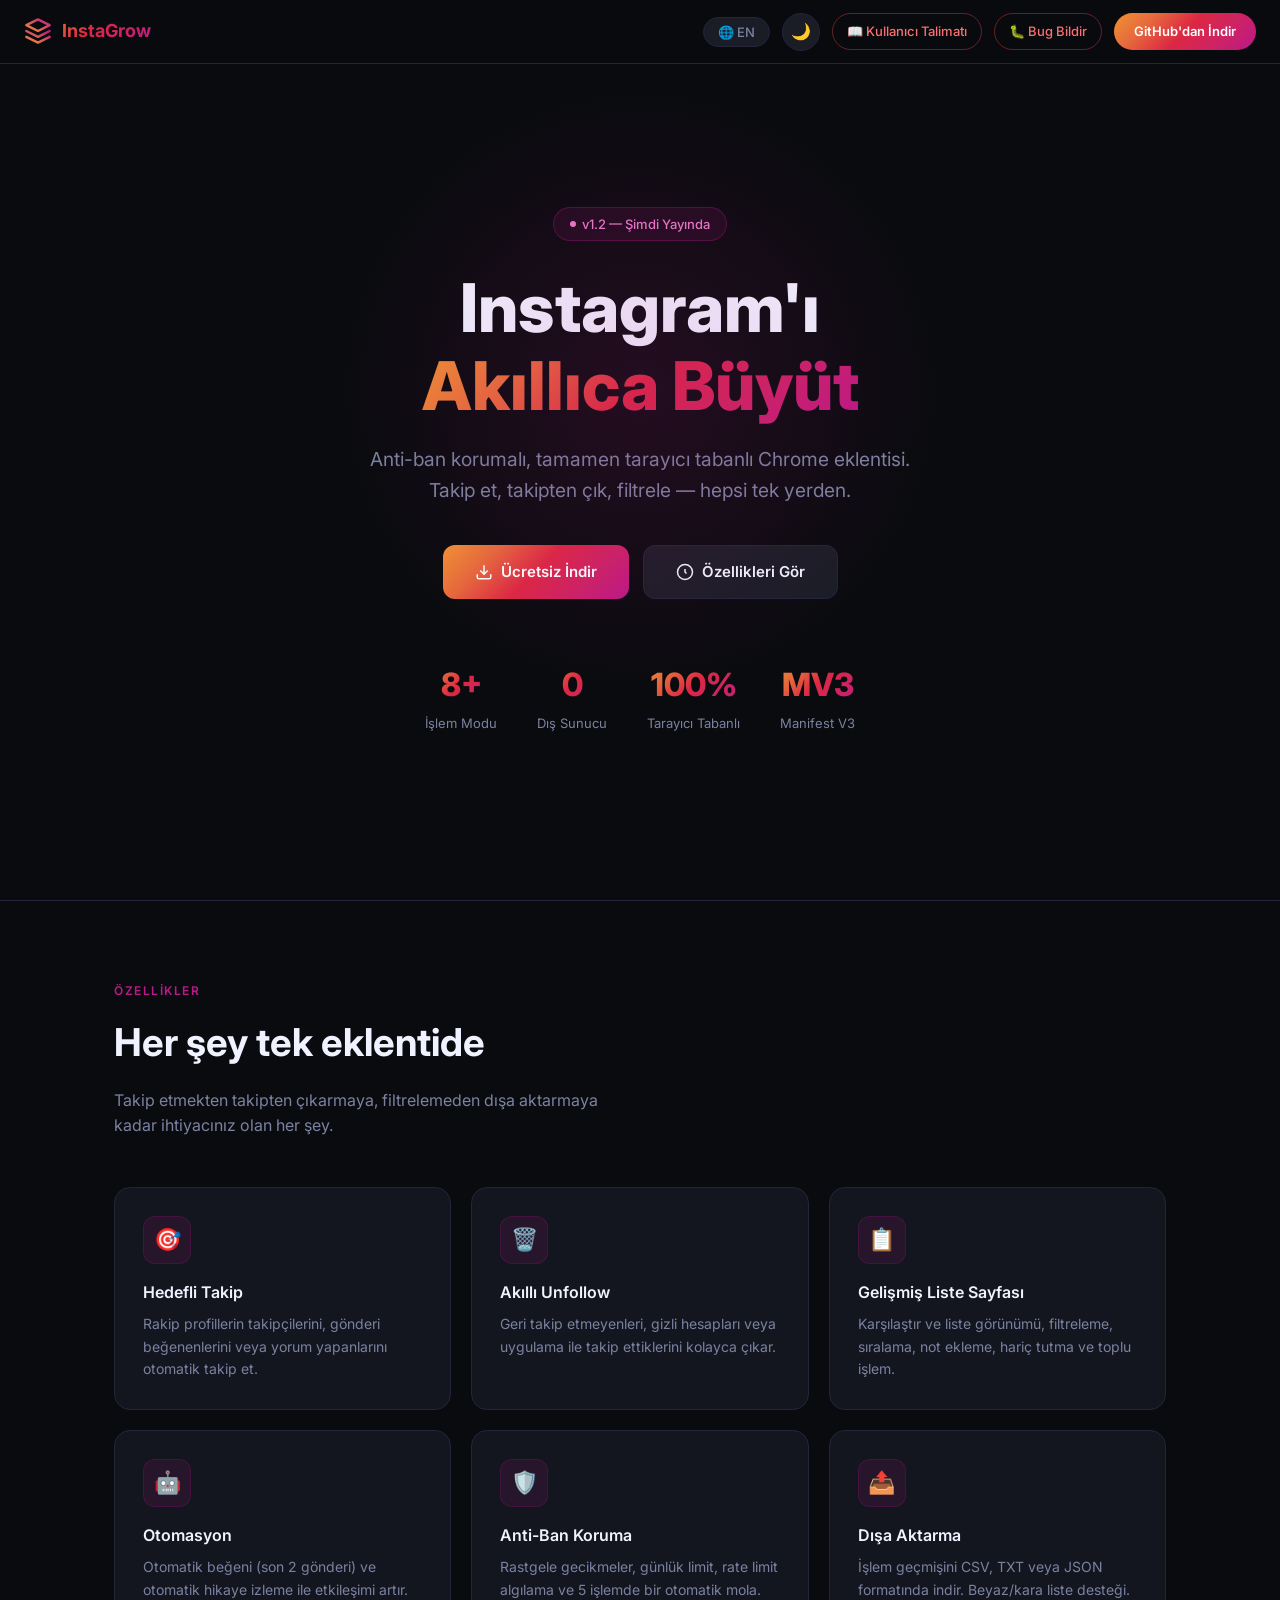
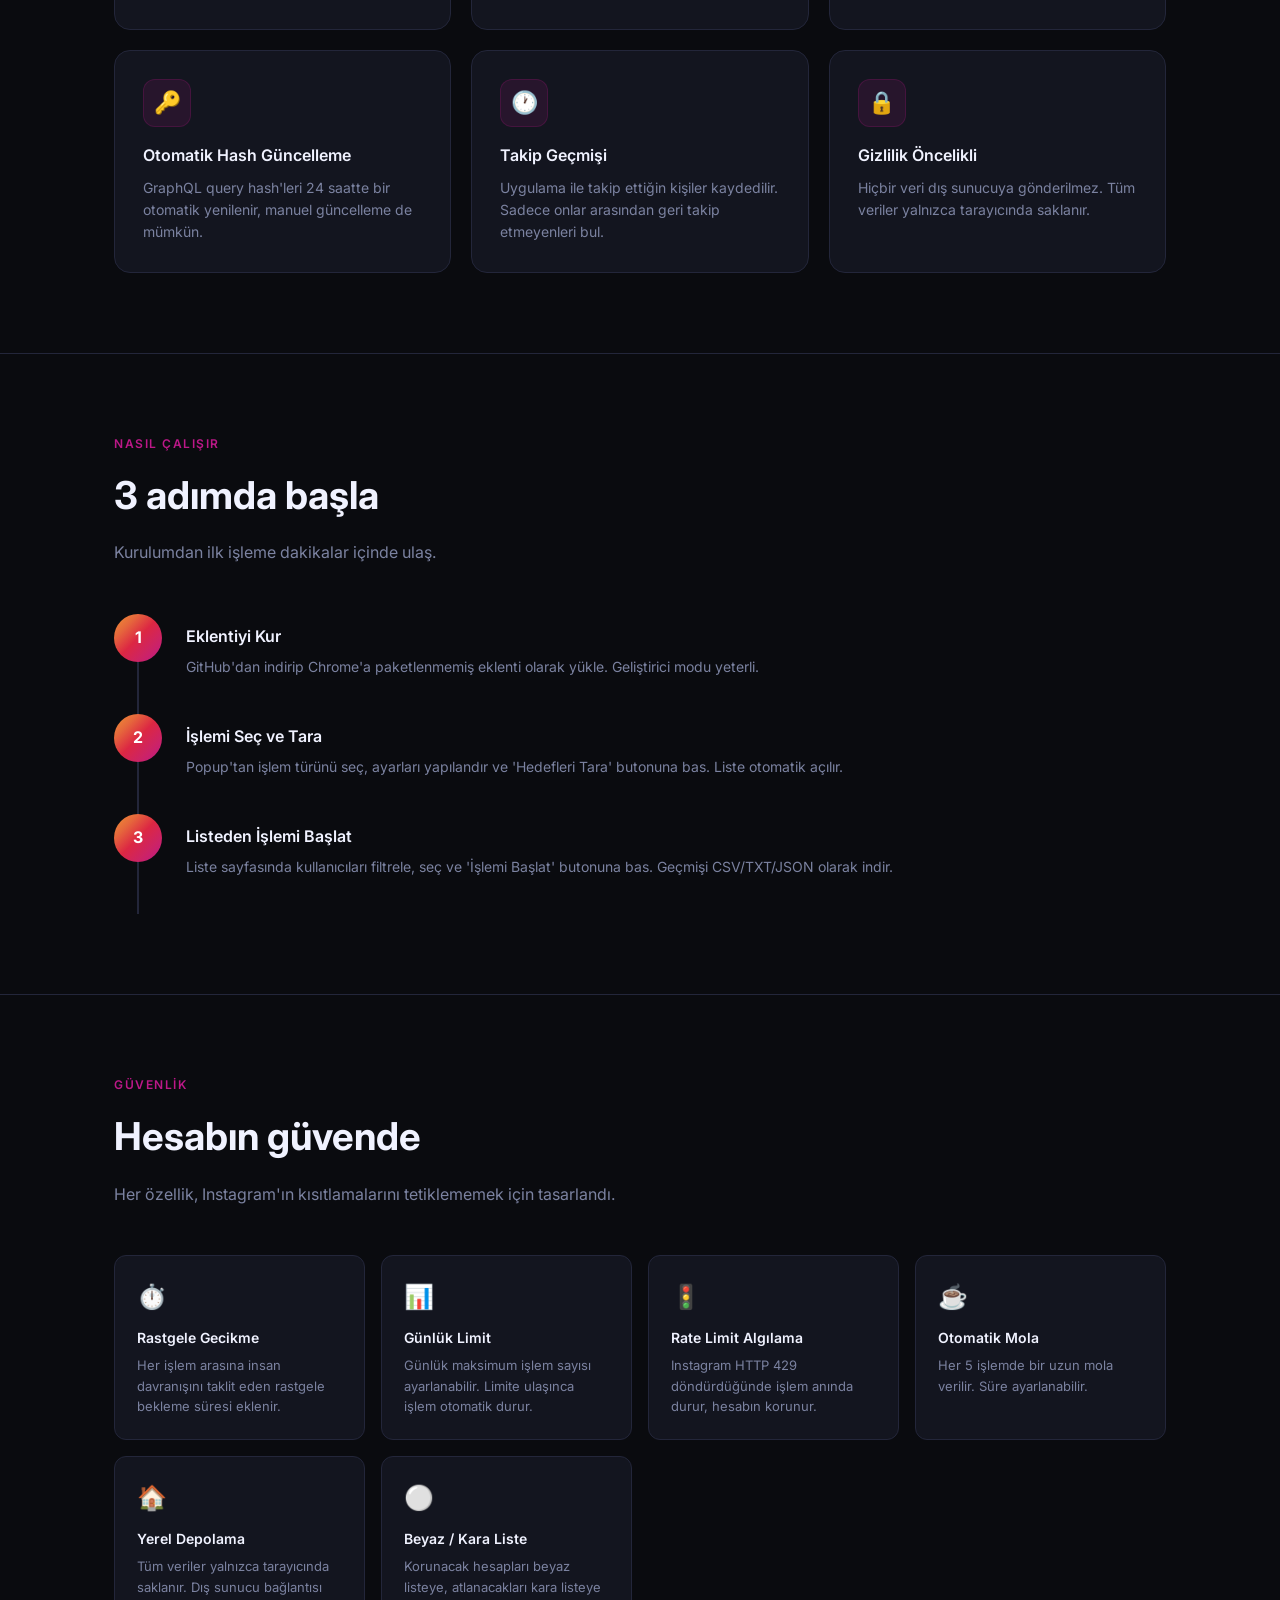
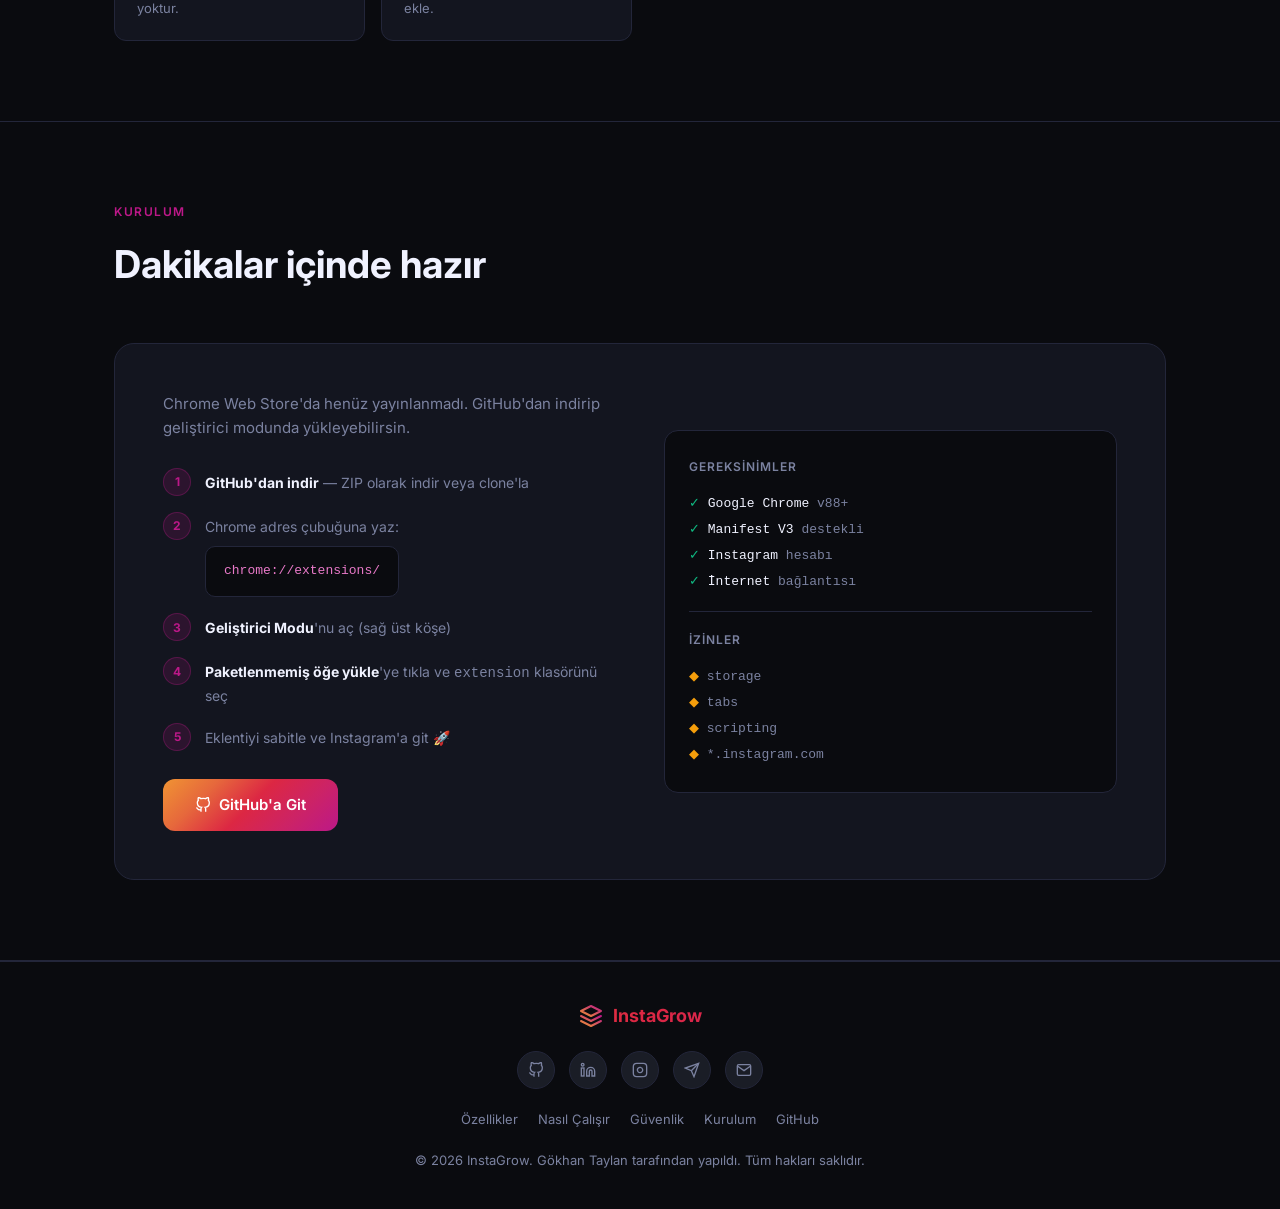
<file: pages/index.html>
<!DOCTYPE html>
<html lang="tr" data-theme="dark">
<head>
  <meta charset="UTF-8">
  <meta name="viewport" content="width=device-width, initial-scale=1.0">
  <title>InstaGrow — All-in-One Instagram Otomasyon Aracı</title>
  <meta name="description" content="Instagram hesabınızı güvenli ve organik olarak büyütün. Anti-ban korumalı Chrome eklentisi.">
  <link rel="preconnect" href="https://fonts.googleapis.com">
  <link href="https://fonts.googleapis.com/css2?family=Inter:wght@300;400;500;600;700;800&display=swap" rel="stylesheet">
  <style>
    :root {
      --bg: #0a0b0f;
      --bg2: #111318;
      --bg3: #1a1d26;
      --border: #23263a;
      --text: #f0f2ff;
      --muted: #7b82a0;
      --accent: #bc1888;
      --accent2: #f09433;
      --grad: linear-gradient(135deg, #f09433 0%, #e6683c 25%, #dc2743 50%, #cc2366 75%, #bc1888 100%);
      --card-bg: #13151f;
      --shadow: 0 8px 40px rgba(0,0,0,0.5);
    }
    [data-theme="light"] {
      --bg: #f5f6fa;
      --bg2: #ffffff;
      --bg3: #eef0f8;
      --border: #dde0f0;
      --text: #0d0f1a;
      --muted: #6b7280;
      --card-bg: #ffffff;
      --shadow: 0 8px 40px rgba(0,0,0,0.08);
    }
    * { box-sizing: border-box; margin: 0; padding: 0; }
    html { scroll-behavior: smooth; }
    body {
      font-family: 'Inter', sans-serif;
      background: var(--bg);
      color: var(--text);
      line-height: 1.6;
      transition: background 0.3s, color 0.3s;
    }
    a { text-decoration: none; color: inherit; }

    /* NAV */
    nav {
      position: fixed; top: 0; left: 0; right: 0; z-index: 100;
      background: rgba(10,11,15,0.85);
      backdrop-filter: blur(16px);
      border-bottom: 1px solid var(--border);
      padding: 0 24px;
      height: 64px;
      display: flex; align-items: center; justify-content: space-between;
      transition: background 0.3s;
    }
    [data-theme="light"] nav { background: rgba(245,246,250,0.9); }
    .nav-logo {
      display: flex; align-items: center; gap: 10px;
      font-size: 18px; font-weight: 700;
      background: var(--grad); -webkit-background-clip: text; -webkit-text-fill-color: transparent;
    }
    .nav-logo svg { flex-shrink: 0; }
    .nav-right { display: flex; align-items: center; gap: 12px; }
    .lang-btn {
      background: var(--bg3); border: 1px solid var(--border);
      color: var(--muted); padding: 6px 14px; border-radius: 20px;
      font-size: 13px; font-weight: 500; cursor: pointer;
      font-family: inherit; transition: all 0.2s;
    }
    .lang-btn:hover { color: var(--text); border-color: var(--accent); }
    .theme-btn {
      background: var(--bg3); border: 1px solid var(--border);
      color: var(--muted); width: 38px; height: 38px; border-radius: 50%;
      display: flex; align-items: center; justify-content: center;
      cursor: pointer; font-size: 16px; transition: all 0.2s;
    }
    .theme-btn:hover { color: var(--text); border-color: var(--accent); }
    .nav-cta {
      background: var(--grad); color: white;
      padding: 8px 20px; border-radius: 20px;
      font-size: 13px; font-weight: 600;
      transition: opacity 0.2s; white-space: nowrap;
    }
    .nav-cta:hover { opacity: 0.85; }
    .btn-bug {
      background: transparent; border: 1px solid rgba(239,68,68,0.4);
      color: #f87171; padding: 7px 14px; border-radius: 20px;
      font-size: 13px; font-weight: 500; white-space: nowrap;
      transition: all 0.2s;
    }
    .btn-bug:hover { background: rgba(239,68,68,0.1); border-color: #f87171; }

    /* HERO */
    .hero {
      min-height: 100vh;
      display: flex; flex-direction: column; align-items: center; justify-content: center;
      text-align: center; padding: 100px 24px 60px;
      position: relative; overflow: hidden;
    }
    .hero-glow {
      position: absolute; top: 10%; left: 50%; transform: translateX(-50%);
      width: 600px; height: 600px; border-radius: 50%;
      background: radial-gradient(circle, rgba(188,24,136,0.15) 0%, transparent 70%);
      pointer-events: none;
    }
    .badge {
      display: inline-flex; align-items: center; gap: 6px;
      background: rgba(188,24,136,0.12); border: 1px solid rgba(188,24,136,0.3);
      color: #e879c8; padding: 6px 16px; border-radius: 20px;
      font-size: 13px; font-weight: 500; margin-bottom: 28px;
    }
    .badge-dot { width: 6px; height: 6px; border-radius: 50%; background: #e879c8; animation: pulse 2s infinite; }
    @keyframes pulse { 0%,100%{opacity:1} 50%{opacity:0.4} }
    h1 {
      font-size: clamp(2.4rem, 6vw, 4.2rem);
      font-weight: 800; line-height: 1.15;
      margin-bottom: 20px; max-width: 800px;
    }
    h1 .grad { background: var(--grad); -webkit-background-clip: text; -webkit-text-fill-color: transparent; }
    .hero-sub {
      font-size: clamp(1rem, 2vw, 1.2rem);
      color: var(--muted); max-width: 560px; margin-bottom: 40px;
    }
    .hero-btns { display: flex; gap: 14px; flex-wrap: wrap; justify-content: center; }
    .btn-primary {
      background: var(--grad); color: white;
      padding: 14px 32px; border-radius: 12px;
      font-size: 15px; font-weight: 600;
      display: inline-flex; align-items: center; gap: 8px;
      transition: transform 0.2s, opacity 0.2s;
    }
    .btn-primary:hover { transform: translateY(-2px); opacity: 0.9; }
    .btn-secondary {
      background: var(--bg3); border: 1px solid var(--border); color: var(--text);
      padding: 14px 32px; border-radius: 12px;
      font-size: 15px; font-weight: 600;
      display: inline-flex; align-items: center; gap: 8px;
      transition: all 0.2s;
    }
    .btn-secondary:hover { border-color: var(--accent); transform: translateY(-2px); }
    .hero-stats {
      display: flex; gap: 40px; margin-top: 60px; flex-wrap: wrap; justify-content: center;
    }
    .stat { text-align: center; }
    .stat-num { font-size: 2rem; font-weight: 800; background: var(--grad); -webkit-background-clip: text; -webkit-text-fill-color: transparent; }
    .stat-label { font-size: 13px; color: var(--muted); margin-top: 2px; }

    /* SECTIONS */
    section { padding: 80px 24px; max-width: 1100px; margin: 0 auto; }
    .section-tag {
      font-size: 12px; font-weight: 600; text-transform: uppercase; letter-spacing: 1.5px;
      color: var(--accent); margin-bottom: 12px;
    }
    .section-title { font-size: clamp(1.6rem, 3vw, 2.4rem); font-weight: 700; margin-bottom: 14px; }
    .section-sub { color: var(--muted); font-size: 1rem; max-width: 520px; }

    /* FEATURES GRID */
    .features-grid {
      display: grid; grid-template-columns: repeat(auto-fit, minmax(300px, 1fr));
      gap: 20px; margin-top: 48px;
    }
    .feature-card {
      background: var(--card-bg); border: 1px solid var(--border);
      border-radius: 16px; padding: 28px;
      transition: border-color 0.2s, transform 0.2s, box-shadow 0.2s;
    }
    .feature-card:hover {
      border-color: var(--accent); transform: translateY(-4px);
      box-shadow: 0 12px 40px rgba(188,24,136,0.12);
    }
    .feature-icon {
      width: 48px; height: 48px; border-radius: 12px;
      background: rgba(188,24,136,0.12); border: 1px solid rgba(188,24,136,0.2);
      display: flex; align-items: center; justify-content: center;
      font-size: 22px; margin-bottom: 16px;
    }
    .feature-title { font-size: 16px; font-weight: 600; margin-bottom: 8px; }
    .feature-desc { font-size: 14px; color: var(--muted); line-height: 1.6; }

    /* HOW IT WORKS */
    .steps { display: flex; flex-direction: column; gap: 0; margin-top: 48px; position: relative; }
    .steps::before {
      content: ''; position: absolute; left: 23px; top: 0; bottom: 0;
      width: 2px; background: var(--border);
    }
    .step { display: flex; gap: 24px; padding-bottom: 36px; position: relative; }
    .step-num {
      width: 48px; height: 48px; border-radius: 50%; flex-shrink: 0;
      background: var(--grad); display: flex; align-items: center; justify-content: center;
      font-weight: 700; font-size: 16px; color: white; position: relative; z-index: 1;
    }
    .step-content { padding-top: 10px; }
    .step-title { font-size: 16px; font-weight: 600; margin-bottom: 6px; }
    .step-desc { font-size: 14px; color: var(--muted); }

    /* SAFETY */
    .safety-grid {
      display: grid; grid-template-columns: repeat(auto-fit, minmax(220px, 1fr));
      gap: 16px; margin-top: 48px;
    }
    .safety-card {
      background: var(--card-bg); border: 1px solid var(--border);
      border-radius: 12px; padding: 22px;
    }
    .safety-card .icon { font-size: 24px; margin-bottom: 10px; }
    .safety-card .title { font-size: 14px; font-weight: 600; margin-bottom: 6px; }
    .safety-card .desc { font-size: 13px; color: var(--muted); }

    /* INSTALL */
    .install-wrap {
      background: var(--card-bg); border: 1px solid var(--border);
      border-radius: 20px; padding: 48px; margin-top: 48px;
      display: grid; grid-template-columns: 1fr 1fr; gap: 48px; align-items: center;
    }
    @media(max-width:700px){ .install-wrap { grid-template-columns: 1fr; padding: 28px; } }
    .install-steps { display: flex; flex-direction: column; gap: 16px; }
    .install-step {
      display: flex; align-items: flex-start; gap: 14px;
    }
    .install-step-num {
      width: 28px; height: 28px; border-radius: 50%; flex-shrink: 0;
      background: rgba(188,24,136,0.15); border: 1px solid rgba(188,24,136,0.3);
      display: flex; align-items: center; justify-content: center;
      font-size: 12px; font-weight: 700; color: var(--accent);
    }
    .install-step-text { font-size: 14px; color: var(--muted); padding-top: 4px; }
    .install-step-text strong { color: var(--text); }
    .code-block {
      background: var(--bg); border: 1px solid var(--border);
      border-radius: 10px; padding: 14px 18px;
      font-family: monospace; font-size: 13px; color: #e879c8;
      margin-top: 8px;
    }

    /* FOOTER */
    footer {
      border-top: 1px solid var(--border);
      padding: 40px 24px; text-align: center;
      color: var(--muted); font-size: 13px;
    }
    .footer-links { display: flex; gap: 20px; justify-content: center; flex-wrap: wrap; margin-bottom: 20px; }
    .footer-links a { color: var(--muted); transition: color 0.2s; }
    .footer-links a:hover { color: var(--accent); }
    .footer-social { display: flex; gap: 14px; justify-content: center; margin-bottom: 20px; }
    .social-icon {
      width: 38px; height: 38px; border-radius: 50%;
      background: var(--bg3); border: 1px solid var(--border);
      display: flex; align-items: center; justify-content: center;
      color: var(--muted); transition: all 0.2s;
    }
    .social-icon:hover { border-color: var(--accent); color: var(--accent); }

    /* DIVIDER */
    .full-divider { border: none; border-top: 1px solid var(--border); margin: 0; }

    @media(max-width:600px){
      .hero-stats { gap: 24px; }
      .nav-cta { display: none; }
      .btn-bug { display: none; }
    }
  </style>
</head>
<body>

<!-- NAV -->
<nav>
  <div class="nav-logo">
    <svg width="28" height="28" viewBox="0 0 24 24" fill="none" stroke="url(#ng)" stroke-width="2" stroke-linecap="round" stroke-linejoin="round">
      <defs>
        <linearGradient id="ng" x1="0%" y1="100%" x2="100%" y2="0%">
          <stop offset="0%" stop-color="#f09433"/>
          <stop offset="100%" stop-color="#bc1888"/>
        </linearGradient>
      </defs>
      <path d="M12 2L2 7l10 5 10-5-10-5z"/>
      <path d="M2 17l10 5 10-5M2 12l10 5 10-5"/>
    </svg>
    InstaGrow
  </div>
  <div class="nav-right">
    <button class="lang-btn" id="langBtn" onclick="toggleLang()">🌐 EN</button>
    <button class="theme-btn" id="themeBtn" onclick="toggleTheme()" title="Tema değiştir">🌙</button>
    <a class="btn-bug" href="guide.html" data-tr="📖 Kullanıcı Talimatı" data-en="📖 User Guide">📖 Kullanıcı Talimatı</a>
    <a class="btn-bug" href="https://github.com/gkhantyln/instagrow/issues/new?template=bug_report.md" target="_blank" data-tr="🐛 Bug Bildir" data-en="🐛 Report Bug">🐛 Bug Bildir</a>
    <a class="nav-cta" href="https://github.com/gkhantyln/instagrow" target="_blank" data-tr="GitHub'dan İndir" data-en="Download on GitHub">GitHub'dan İndir</a>
  </div>
</nav>

<!-- HERO -->
<div class="hero">
  <div class="hero-glow"></div>
  <div class="badge"><span class="badge-dot"></span> <span id="versionBadge" data-tr="Yükleniyor..." data-en="Loading...">Yükleniyor...</span></div>
  <h1>
    <span data-tr="Instagram'ı" data-en="Grow Your">Instagram'ı</span>
    <br><span class="grad" data-tr="Akıllıca Büyüt" data-en="Instagram Smartly">Akıllıca Büyüt</span>
  </h1>
  <p class="hero-sub" data-tr="Anti-ban korumalı, tamamen tarayıcı tabanlı Chrome eklentisi. Takip et, takipten çık, filtrele — hepsi tek yerden." data-en="Anti-ban protected, fully browser-based Chrome extension. Follow, unfollow, filter — all from one place.">
    Anti-ban korumalı, tamamen tarayıcı tabanlı Chrome eklentisi. Takip et, takipten çık, filtrele — hepsi tek yerden.
  </p>
  <div class="hero-btns">
    <a class="btn-primary" href="https://github.com/gkhantyln/instagrow" target="_blank">
      <svg width="18" height="18" viewBox="0 0 24 24" fill="none" stroke="currentColor" stroke-width="2"><path d="M21 15v4a2 2 0 0 1-2 2H5a2 2 0 0 1-2-2v-4"/><polyline points="7 10 12 15 17 10"/><line x1="12" y1="15" x2="12" y2="3"/></svg>
      <span data-tr="Ücretsiz İndir" data-en="Download Free">Ücretsiz İndir</span>
    </a>
    <a class="btn-secondary" href="#features">
      <svg width="18" height="18" viewBox="0 0 24 24" fill="none" stroke="currentColor" stroke-width="2"><circle cx="12" cy="12" r="10"/><polyline points="12 8 12 12 14 14"/></svg>
      <span data-tr="Özellikleri Gör" data-en="See Features">Özellikleri Gör</span>
    </a>
  </div>
  <div class="hero-stats">
    <div class="stat"><div class="stat-num">8+</div><div class="stat-label" data-tr="İşlem Modu" data-en="Action Modes">İşlem Modu</div></div>
    <div class="stat"><div class="stat-num">0</div><div class="stat-label" data-tr="Dış Sunucu" data-en="External Server">Dış Sunucu</div></div>
    <div class="stat"><div class="stat-num">100%</div><div class="stat-label" data-tr="Tarayıcı Tabanlı" data-en="Browser Based">Tarayıcı Tabanlı</div></div>
    <div class="stat"><div class="stat-num">MV3</div><div class="stat-label" data-tr="Manifest V3" data-en="Manifest V3">Manifest V3</div></div>
  </div>
</div>

<hr class="full-divider">

<!-- FEATURES -->
<section id="features">
  <div class="section-tag" data-tr="ÖZELLİKLER" data-en="FEATURES">ÖZELLİKLER</div>
  <div class="section-title" data-tr="Her şey tek eklentide" data-en="Everything in one extension">Her şey tek eklentide</div>
  <p class="section-sub" data-tr="Takip etmekten takipten çıkarmaya, filtrelemeden dışa aktarmaya kadar ihtiyacınız olan her şey." data-en="From following to unfollowing, filtering to exporting — everything you need.">
    Takip etmekten takipten çıkarmaya, filtrelemeden dışa aktarmaya kadar ihtiyacınız olan her şey.
  </p>
  <div class="features-grid">
    <div class="feature-card">
      <div class="feature-icon">🎯</div>
      <div class="feature-title" data-tr="Hedefli Takip" data-en="Targeted Follow">Hedefli Takip</div>
      <div class="feature-desc" data-tr="Rakip profillerin takipçilerini, gönderi beğenenlerini veya yorum yapanlarını otomatik takip et." data-en="Auto-follow followers of competitor profiles, post likers, or commenters.">Rakip profillerin takipçilerini, gönderi beğenenlerini veya yorum yapanlarını otomatik takip et.</div>
    </div>
    <div class="feature-card">
      <div class="feature-icon">🗑️</div>
      <div class="feature-title" data-tr="Akıllı Unfollow" data-en="Smart Unfollow">Akıllı Unfollow</div>
      <div class="feature-desc" data-tr="Geri takip etmeyenleri, gizli hesapları veya uygulama ile takip ettiklerini kolayca çıkar." data-en="Easily remove non-followers, private accounts, or those you followed via the app.">Geri takip etmeyenleri, gizli hesapları veya uygulama ile takip ettiklerini kolayca çıkar.</div>
    </div>
    <div class="feature-card">
      <div class="feature-icon">📋</div>
      <div class="feature-title" data-tr="Gelişmiş Liste Sayfası" data-en="Advanced List Page">Gelişmiş Liste Sayfası</div>
      <div class="feature-desc" data-tr="Karşılaştır ve liste görünümü, filtreleme, sıralama, not ekleme, hariç tutma ve toplu işlem." data-en="Compare & list views, filtering, sorting, notes, exclusions, and bulk actions.">Karşılaştır ve liste görünümü, filtreleme, sıralama, not ekleme, hariç tutma ve toplu işlem.</div>
    </div>
    <div class="feature-card">
      <div class="feature-icon">🤖</div>
      <div class="feature-title" data-tr="Otomasyon" data-en="Automation">Otomasyon</div>
      <div class="feature-desc" data-tr="Otomatik beğeni (son 2 gönderi) ve otomatik hikaye izleme ile etkileşimi artır." data-en="Boost engagement with auto-like (last 2 posts) and auto-story view.">Otomatik beğeni (son 2 gönderi) ve otomatik hikaye izleme ile etkileşimi artır.</div>
    </div>
    <div class="feature-card">
      <div class="feature-icon">🛡️</div>
      <div class="feature-title" data-tr="Anti-Ban Koruma" data-en="Anti-Ban Protection">Anti-Ban Koruma</div>
      <div class="feature-desc" data-tr="Rastgele gecikmeler, günlük limit, rate limit algılama ve 5 işlemde bir otomatik mola." data-en="Random delays, daily limits, rate limit detection, and auto-pause every 5 actions.">Rastgele gecikmeler, günlük limit, rate limit algılama ve 5 işlemde bir otomatik mola.</div>
    </div>
    <div class="feature-card">
      <div class="feature-icon">📤</div>
      <div class="feature-title" data-tr="Dışa Aktarma" data-en="Export">Dışa Aktarma</div>
      <div class="feature-desc" data-tr="İşlem geçmişini CSV, TXT veya JSON formatında indir. Beyaz/kara liste desteği." data-en="Download action history as CSV, TXT, or JSON. Whitelist/blacklist support.">İşlem geçmişini CSV, TXT veya JSON formatında indir. Beyaz/kara liste desteği.</div>
    </div>
    <div class="feature-card">
      <div class="feature-icon">🔑</div>
      <div class="feature-title" data-tr="Otomatik Hash Güncelleme" data-en="Auto Hash Update">Otomatik Hash Güncelleme</div>
      <div class="feature-desc" data-tr="GraphQL query hash'leri 24 saatte bir otomatik yenilenir, manuel güncelleme de mümkün." data-en="GraphQL query hashes auto-refresh every 24h, manual update also available.">GraphQL query hash'leri 24 saatte bir otomatik yenilenir, manuel güncelleme de mümkün.</div>
    </div>
    <div class="feature-card">
      <div class="feature-icon">🕐</div>
      <div class="feature-title" data-tr="Takip Geçmişi" data-en="Follow History">Takip Geçmişi</div>
      <div class="feature-desc" data-tr="Uygulama ile takip ettiğin kişiler kaydedilir. Sadece onlar arasından geri takip etmeyenleri bul." data-en="People you followed via the app are saved. Find non-followers only among them.">Uygulama ile takip ettiğin kişiler kaydedilir. Sadece onlar arasından geri takip etmeyenleri bul.</div>
    </div>
    <div class="feature-card">
      <div class="feature-icon">🔒</div>
      <div class="feature-title" data-tr="Gizlilik Öncelikli" data-en="Privacy First">Gizlilik Öncelikli</div>
      <div class="feature-desc" data-tr="Hiçbir veri dış sunucuya gönderilmez. Tüm veriler yalnızca tarayıcında saklanır." data-en="No data is sent to external servers. All data is stored only in your browser.">Hiçbir veri dış sunucuya gönderilmez. Tüm veriler yalnızca tarayıcında saklanır.</div>
    </div>
  </div>
</section>

<hr class="full-divider">

<!-- HOW IT WORKS -->
<section id="how">
  <div class="section-tag" data-tr="NASIL ÇALIŞIR" data-en="HOW IT WORKS">NASIL ÇALIŞIR</div>
  <div class="section-title" data-tr="3 adımda başla" data-en="Get started in 3 steps">3 adımda başla</div>
  <p class="section-sub" data-tr="Kurulumdan ilk işleme dakikalar içinde ulaş." data-en="From installation to first action in minutes.">Kurulumdan ilk işleme dakikalar içinde ulaş.</p>
  <div class="steps">
    <div class="step">
      <div class="step-num">1</div>
      <div class="step-content">
        <div class="step-title" data-tr="Eklentiyi Kur" data-en="Install the Extension">Eklentiyi Kur</div>
        <div class="step-desc" data-tr="GitHub'dan indirip Chrome'a paketlenmemiş eklenti olarak yükle. Geliştirici modu yeterli." data-en="Download from GitHub and load as an unpacked extension in Chrome. Developer mode is enough.">GitHub'dan indirip Chrome'a paketlenmemiş eklenti olarak yükle. Geliştirici modu yeterli.</div>
      </div>
    </div>
    <div class="step">
      <div class="step-num">2</div>
      <div class="step-content">
        <div class="step-title" data-tr="İşlemi Seç ve Tara" data-en="Select Action & Scan">İşlemi Seç ve Tara</div>
        <div class="step-desc" data-tr="Popup'tan işlem türünü seç, ayarları yapılandır ve 'Hedefleri Tara' butonuna bas. Liste otomatik açılır." data-en="Select action type from popup, configure settings, and press 'Scan Targets'. The list opens automatically.">Popup'tan işlem türünü seç, ayarları yapılandır ve 'Hedefleri Tara' butonuna bas. Liste otomatik açılır.</div>
      </div>
    </div>
    <div class="step">
      <div class="step-num">3</div>
      <div class="step-content">
        <div class="step-title" data-tr="Listeden İşlemi Başlat" data-en="Start Action from List">Listeden İşlemi Başlat</div>
        <div class="step-desc" data-tr="Liste sayfasında kullanıcıları filtrele, seç ve 'İşlemi Başlat' butonuna bas. Geçmişi CSV/TXT/JSON olarak indir." data-en="Filter and select users on the list page, then press 'Start Action'. Download history as CSV/TXT/JSON.">Liste sayfasında kullanıcıları filtrele, seç ve 'İşlemi Başlat' butonuna bas. Geçmişi CSV/TXT/JSON olarak indir.</div>
      </div>
    </div>
  </div>
</section>

<hr class="full-divider">

<!-- SAFETY -->
<section id="safety">
  <div class="section-tag" data-tr="GÜVENLİK" data-en="SAFETY">GÜVENLİK</div>
  <div class="section-title" data-tr="Hesabın güvende" data-en="Your account is safe">Hesabın güvende</div>
  <p class="section-sub" data-tr="Her özellik, Instagram'ın kısıtlamalarını tetiklememek için tasarlandı." data-en="Every feature is designed to avoid triggering Instagram's restrictions.">Her özellik, Instagram'ın kısıtlamalarını tetiklememek için tasarlandı.</p>
  <div class="safety-grid">
    <div class="safety-card">
      <div class="icon">⏱️</div>
      <div class="title" data-tr="Rastgele Gecikme" data-en="Random Delay">Rastgele Gecikme</div>
      <div class="desc" data-tr="Her işlem arasına insan davranışını taklit eden rastgele bekleme süresi eklenir." data-en="Random wait time mimicking human behavior is added between each action.">Her işlem arasına insan davranışını taklit eden rastgele bekleme süresi eklenir.</div>
    </div>
    <div class="safety-card">
      <div class="icon">📊</div>
      <div class="title" data-tr="Günlük Limit" data-en="Daily Limit">Günlük Limit</div>
      <div class="desc" data-tr="Günlük maksimum işlem sayısı ayarlanabilir. Limite ulaşınca işlem otomatik durur." data-en="Daily maximum action count is configurable. Stops automatically when limit is reached.">Günlük maksimum işlem sayısı ayarlanabilir. Limite ulaşınca işlem otomatik durur.</div>
    </div>
    <div class="safety-card">
      <div class="icon">🚦</div>
      <div class="title" data-tr="Rate Limit Algılama" data-en="Rate Limit Detection">Rate Limit Algılama</div>
      <div class="desc" data-tr="Instagram HTTP 429 döndürdüğünde işlem anında durur, hesabın korunur." data-en="When Instagram returns HTTP 429, the action stops immediately to protect your account.">Instagram HTTP 429 döndürdüğünde işlem anında durur, hesabın korunur.</div>
    </div>
    <div class="safety-card">
      <div class="icon">☕</div>
      <div class="title" data-tr="Otomatik Mola" data-en="Auto Pause">Otomatik Mola</div>
      <div class="desc" data-tr="Her 5 işlemde bir uzun mola verilir. Süre ayarlanabilir." data-en="A long pause is taken every 5 actions. Duration is configurable.">Her 5 işlemde bir uzun mola verilir. Süre ayarlanabilir.</div>
    </div>
    <div class="safety-card">
      <div class="icon">🏠</div>
      <div class="title" data-tr="Yerel Depolama" data-en="Local Storage">Yerel Depolama</div>
      <div class="desc" data-tr="Tüm veriler yalnızca tarayıcında saklanır. Dış sunucu bağlantısı yoktur." data-en="All data is stored only in your browser. No external server connection.">Tüm veriler yalnızca tarayıcında saklanır. Dış sunucu bağlantısı yoktur.</div>
    </div>
    <div class="safety-card">
      <div class="icon">⚪</div>
      <div class="title" data-tr="Beyaz / Kara Liste" data-en="White / Black List">Beyaz / Kara Liste</div>
      <div class="desc" data-tr="Korunacak hesapları beyaz listeye, atlanacakları kara listeye ekle." data-en="Add accounts to protect to the whitelist, and accounts to skip to the blacklist.">Korunacak hesapları beyaz listeye, atlanacakları kara listeye ekle.</div>
    </div>
  </div>
</section>

<hr class="full-divider">

<!-- INSTALL -->
<section id="install">
  <div class="section-tag" data-tr="KURULUM" data-en="INSTALLATION">KURULUM</div>
  <div class="section-title" data-tr="Dakikalar içinde hazır" data-en="Ready in minutes">Dakikalar içinde hazır</div>
  <div class="install-wrap">
    <div>
      <p style="color:var(--muted);font-size:15px;margin-bottom:28px;" data-tr="Chrome Web Store'da henüz yayınlanmadı. GitHub'dan indirip geliştirici modunda yükleyebilirsin." data-en="Not yet published on Chrome Web Store. Download from GitHub and load in developer mode.">
        Chrome Web Store'da henüz yayınlanmadı. GitHub'dan indirip geliştirici modunda yükleyebilirsin.
      </p>
      <div class="install-steps">
        <div class="install-step">
          <div class="install-step-num">1</div>
          <div class="install-step-text" data-tr="<strong>GitHub'dan indir</strong> — ZIP olarak indir veya clone'la" data-en="<strong>Download from GitHub</strong> — Download as ZIP or clone"><strong>GitHub'dan indir</strong> — ZIP olarak indir veya clone'la</div>
        </div>
        <div class="install-step">
          <div class="install-step-num">2</div>
          <div class="install-step-text">
            <span data-tr="Chrome adres çubuğuna yaz:" data-en="Type in Chrome address bar:">Chrome adres çubuğuna yaz:</span>
            <div class="code-block">chrome://extensions/</div>
          </div>
        </div>
        <div class="install-step">
          <div class="install-step-num">3</div>
          <div class="install-step-text" data-tr="<strong>Geliştirici Modu</strong>'nu aç (sağ üst köşe)" data-en="Enable <strong>Developer Mode</strong> (top right corner)"><strong>Geliştirici Modu</strong>'nu aç (sağ üst köşe)</div>
        </div>
        <div class="install-step">
          <div class="install-step-num">4</div>
          <div class="install-step-text" data-tr="<strong>Paketlenmemiş öğe yükle</strong>'ye tıkla ve <code>extension</code> klasörünü seç" data-en="Click <strong>Load unpacked</strong> and select the <code>extension</code> folder"><strong>Paketlenmemiş öğe yükle</strong>'ye tıkla ve <code>extension</code> klasörünü seç</div>
        </div>
        <div class="install-step">
          <div class="install-step-num">5</div>
          <div class="install-step-text" data-tr="Eklentiyi sabitle ve Instagram'a git 🚀" data-en="Pin the extension and go to Instagram 🚀">Eklentiyi sabitle ve Instagram'a git 🚀</div>
        </div>
      </div>
      <a class="btn-primary" href="https://github.com/gkhantyln/instagrow" target="_blank" style="margin-top:28px;display:inline-flex;">
        <svg width="16" height="16" viewBox="0 0 24 24" fill="none" stroke="currentColor" stroke-width="2"><path d="M9 19c-5 1.5-5-2.5-7-3m14 6v-3.87a3.37 3.37 0 0 0-.94-2.61c3.14-.35 6.44-1.54 6.44-7A5.44 5.44 0 0 0 20 4.77 5.07 5.07 0 0 0 19.91 1S18.73.65 16 2.48a13.38 13.38 0 0 0-7 0C6.27.65 5.09 1 5.09 1A5.07 5.07 0 0 0 5 4.77a5.44 5.44 0 0 0-1.5 3.78c0 5.42 3.3 6.61 6.44 7A3.37 3.37 0 0 0 9 18.13V22"/></svg>
        <span data-tr="GitHub'a Git" data-en="Go to GitHub">GitHub'a Git</span>
      </a>
    </div>
    <div>
      <div style="background:var(--bg);border:1px solid var(--border);border-radius:14px;padding:24px;font-family:monospace;font-size:13px;line-height:2;">
        <div style="color:var(--muted);margin-bottom:12px;font-family:'Inter',sans-serif;font-size:12px;font-weight:600;text-transform:uppercase;letter-spacing:1px;" data-tr="Gereksinimler" data-en="Requirements">Gereksinimler</div>
        <div><span style="color:#10b981;">✓</span> <span style="color:var(--text);">Google Chrome</span> <span style="color:var(--muted);">v88+</span></div>
        <div><span style="color:#10b981;">✓</span> <span style="color:var(--text);">Manifest V3</span> <span style="color:var(--muted);">destekli</span></div>
        <div><span style="color:#10b981;">✓</span> <span style="color:var(--text);">Instagram</span> <span style="color:var(--muted);">hesabı</span></div>
        <div><span style="color:#10b981;">✓</span> <span style="color:var(--text);">İnternet</span> <span style="color:var(--muted);">bağlantısı</span></div>
        <div style="margin-top:16px;padding-top:16px;border-top:1px solid var(--border);">
          <div style="color:var(--muted);font-family:'Inter',sans-serif;font-size:12px;font-weight:600;text-transform:uppercase;letter-spacing:1px;margin-bottom:12px;" data-tr="İzinler" data-en="Permissions">İzinler</div>
          <div><span style="color:#f59e0b;">◆</span> <span style="color:var(--muted);">storage</span></div>
          <div><span style="color:#f59e0b;">◆</span> <span style="color:var(--muted);">tabs</span></div>
          <div><span style="color:#f59e0b;">◆</span> <span style="color:var(--muted);">scripting</span></div>
          <div><span style="color:#f59e0b;">◆</span> <span style="color:var(--muted);">*.instagram.com</span></div>
        </div>
      </div>
    </div>
  </div>
</section>

<hr class="full-divider">

<!-- FOOTER -->
<footer>
  <div class="nav-logo" style="justify-content:center;margin-bottom:20px;">
    <svg width="24" height="24" viewBox="0 0 24 24" fill="none" stroke="url(#nf)" stroke-width="2" stroke-linecap="round" stroke-linejoin="round">
      <defs>
        <linearGradient id="nf" x1="0%" y1="100%" x2="100%" y2="0%">
          <stop offset="0%" stop-color="#f09433"/>
          <stop offset="100%" stop-color="#bc1888"/>
        </linearGradient>
      </defs>
      <path d="M12 2L2 7l10 5 10-5-10-5z"/>
      <path d="M2 17l10 5 10-5M2 12l10 5 10-5"/>
    </svg>
    InstaGrow
  </div>
  <div class="footer-social">
    <a class="social-icon" href="https://github.com/gkhantyln" target="_blank" title="GitHub">
      <svg width="16" height="16" viewBox="0 0 24 24" fill="none" stroke="currentColor" stroke-width="2"><path d="M9 19c-5 1.5-5-2.5-7-3m14 6v-3.87a3.37 3.37 0 0 0-.94-2.61c3.14-.35 6.44-1.54 6.44-7A5.44 5.44 0 0 0 20 4.77 5.07 5.07 0 0 0 19.91 1S18.73.65 16 2.48a13.38 13.38 0 0 0-7 0C6.27.65 5.09 1 5.09 1A5.07 5.07 0 0 0 5 4.77a5.44 5.44 0 0 0-1.5 3.78c0 5.42 3.3 6.61 6.44 7A3.37 3.37 0 0 0 9 18.13V22"/></svg>
    </a>
    <a class="social-icon" href="https://www.linkedin.com/in/gkhantyln/" target="_blank" title="LinkedIn">
      <svg width="16" height="16" viewBox="0 0 24 24" fill="none" stroke="currentColor" stroke-width="2"><path d="M16 8a6 6 0 0 1 6 6v7h-4v-7a2 2 0 0 0-2-2 2 2 0 0 0-2 2v7h-4v-7a6 6 0 0 1 6-6z"/><rect x="2" y="9" width="4" height="12"/><circle cx="4" cy="4" r="2"/></svg>
    </a>
    <a class="social-icon" href="https://www.instagram.com/ayzvisionstudio/" target="_blank" title="Instagram">
      <svg width="16" height="16" viewBox="0 0 24 24" fill="none" stroke="currentColor" stroke-width="2"><rect x="2" y="2" width="20" height="20" rx="5" ry="5"/><path d="M16 11.37A4 4 0 1 1 12.63 8 4 4 0 0 1 16 11.37z"/><line x1="17.5" y1="6.5" x2="17.51" y2="6.5"/></svg>
    </a>
    <a class="social-icon" href="https://t.me/llcoder" target="_blank" title="Telegram">
      <svg width="16" height="16" viewBox="0 0 24 24" fill="none" stroke="currentColor" stroke-width="2"><line x1="22" y1="2" x2="11" y2="13"/><polygon points="22 2 15 22 11 13 2 9 22 2"/></svg>
    </a>
    <a class="social-icon" href="mailto:tylngkhn@gmail.com" title="Email">
      <svg width="16" height="16" viewBox="0 0 24 24" fill="none" stroke="currentColor" stroke-width="2"><path d="M4 4h16c1.1 0 2 .9 2 2v12c0 1.1-.9 2-2 2H4c-1.1 0-2-.9-2-2V6c0-1.1.9-2 2-2z"/><polyline points="22,6 12,13 2,6"/></svg>
    </a>
  </div>
  <div class="footer-links">
    <a href="#features" data-tr="Özellikler" data-en="Features">Özellikler</a>
    <a href="#how" data-tr="Nasıl Çalışır" data-en="How It Works">Nasıl Çalışır</a>
    <a href="#safety" data-tr="Güvenlik" data-en="Safety">Güvenlik</a>
    <a href="#install" data-tr="Kurulum" data-en="Installation">Kurulum</a>
    <a href="https://github.com/gkhantyln/instagrow" target="_blank">GitHub</a>
  </div>
  <p data-tr="© 2026 InstaGrow. Gökhan Taylan tarafından yapıldı. Tüm hakları saklıdır." data-en="© 2025 InstaGrow. Made by Gökhan Taylan. All rights reserved.">© 2025 InstaGrow. Gökhan Taylan tarafından yapıldı. Tüm hakları saklıdır.</p>
</footer>

<script>
  // THEME
  function toggleTheme() {
    const html = document.documentElement;
    const isDark = html.getAttribute('data-theme') === 'dark';
    html.setAttribute('data-theme', isDark ? 'light' : 'dark');
    document.getElementById('themeBtn').textContent = isDark ? '🌙' : '☀️';
    localStorage.setItem('theme', isDark ? 'light' : 'dark');
  }

  // LANG
  let currentLang = localStorage.getItem('lang') || 'tr';

  function toggleLang() {
    currentLang = currentLang === 'tr' ? 'en' : 'tr';
    localStorage.setItem('lang', currentLang);
    applyLang();
  }

  function applyLang() {
    document.getElementById('langBtn').textContent = currentLang === 'tr' ? '🌐 EN' : '🌐 TR';
    document.querySelectorAll('[data-tr]').forEach(el => {
      const val = el.getAttribute('data-' + currentLang);
      if (val) el.innerHTML = val;
    });
    document.documentElement.lang = currentLang;
    document.title = currentLang === 'tr'
      ? 'InstaGrow — All-in-One Instagram Otomasyon Aracı'
      : 'InstaGrow — All-in-One Instagram Automation Tool';
  }

  // GITHUB RELEASE VERSION
  async function fetchLatestVersion() {
    const el = document.getElementById('versionBadge');
    try {
      const res = await fetch('https://api.github.com/repos/gkhantyln/instagrow/releases/latest');
      if (!res.ok) throw new Error();
      const data = await res.json();
      const tag = data.tag_name || '';
      // tag_name genellikle "v1.2.0" veya "1.2.0" formatında gelir
      const version = tag.startsWith('v') ? tag : 'v' + tag;
      el.setAttribute('data-tr', `${version} — Şimdi Yayında`);
      el.setAttribute('data-en', `${version} — Now Live`);
      el.textContent = currentLang === 'tr' ? `${version} — Şimdi Yayında` : `${version} — Now Live`;
    } catch {
      // Release yoksa manifest.json'dan fallback
      try {
        const res = await fetch('https://raw.githubusercontent.com/gkhantyln/instagrow/main/extension/manifest.json');
        if (!res.ok) throw new Error();
        const data = await res.json();
        const version = 'v' + (data.version || '1.2.0');
        el.setAttribute('data-tr', `${version} — Şimdi Yayında`);
        el.setAttribute('data-en', `${version} — Now Live`);
        el.textContent = currentLang === 'tr' ? `${version} — Şimdi Yayında` : `${version} — Now Live`;
      } catch {
        el.setAttribute('data-tr', 'v1.2 — Şimdi Yayında');
        el.setAttribute('data-en', 'v1.2 — Now Live');
        el.textContent = currentLang === 'tr' ? 'v1.2 — Şimdi Yayında' : 'v1.2 — Now Live';
      }
    }
  }

  // INIT
  (function init() {
    const savedTheme = localStorage.getItem('theme') || 'dark';
    document.documentElement.setAttribute('data-theme', savedTheme);
    document.getElementById('themeBtn').textContent = savedTheme === 'dark' ? '🌙' : '☀️';
    applyLang();
    fetchLatestVersion();
  })();

  // SMOOTH NAV ACTIVE
  const sections = document.querySelectorAll('section[id]');
  window.addEventListener('scroll', () => {
    let current = '';
    sections.forEach(s => { if (window.scrollY >= s.offsetTop - 80) current = s.id; });
  });
</script>
</body>
</html>
</file>
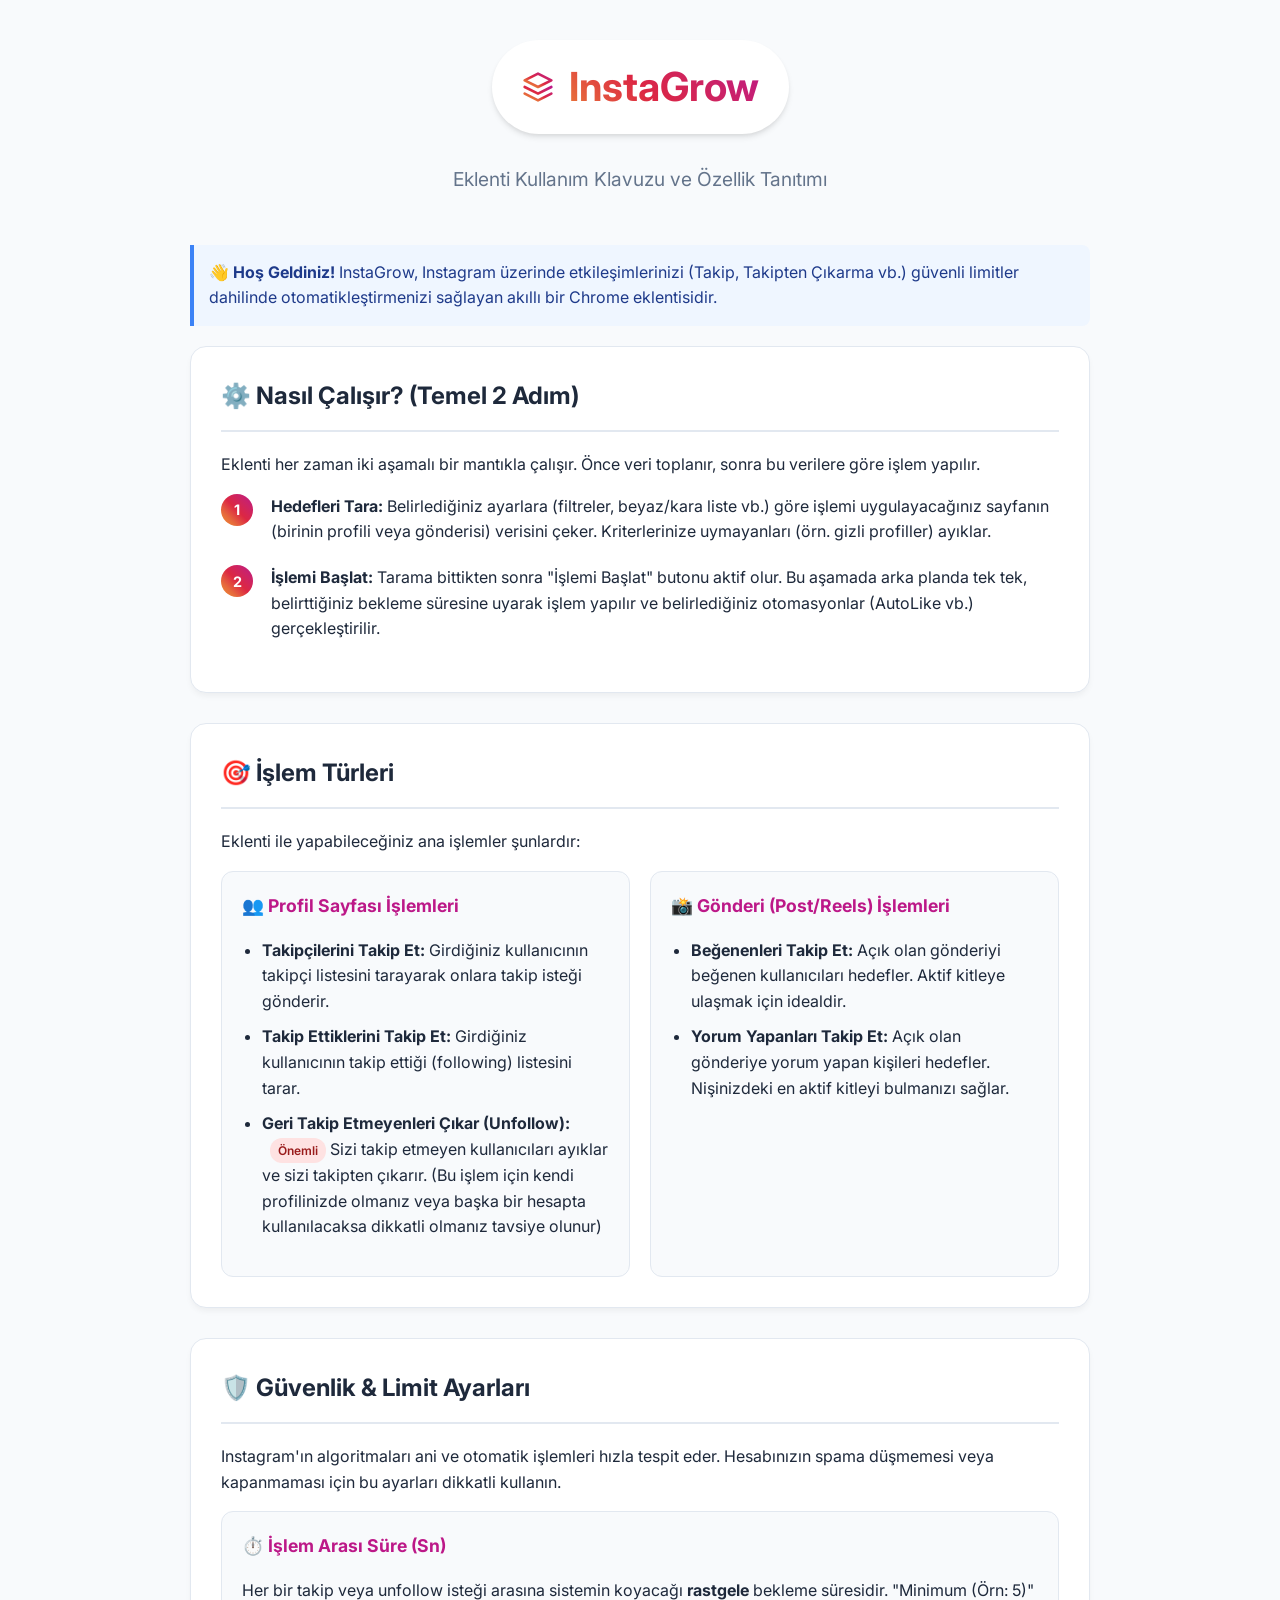
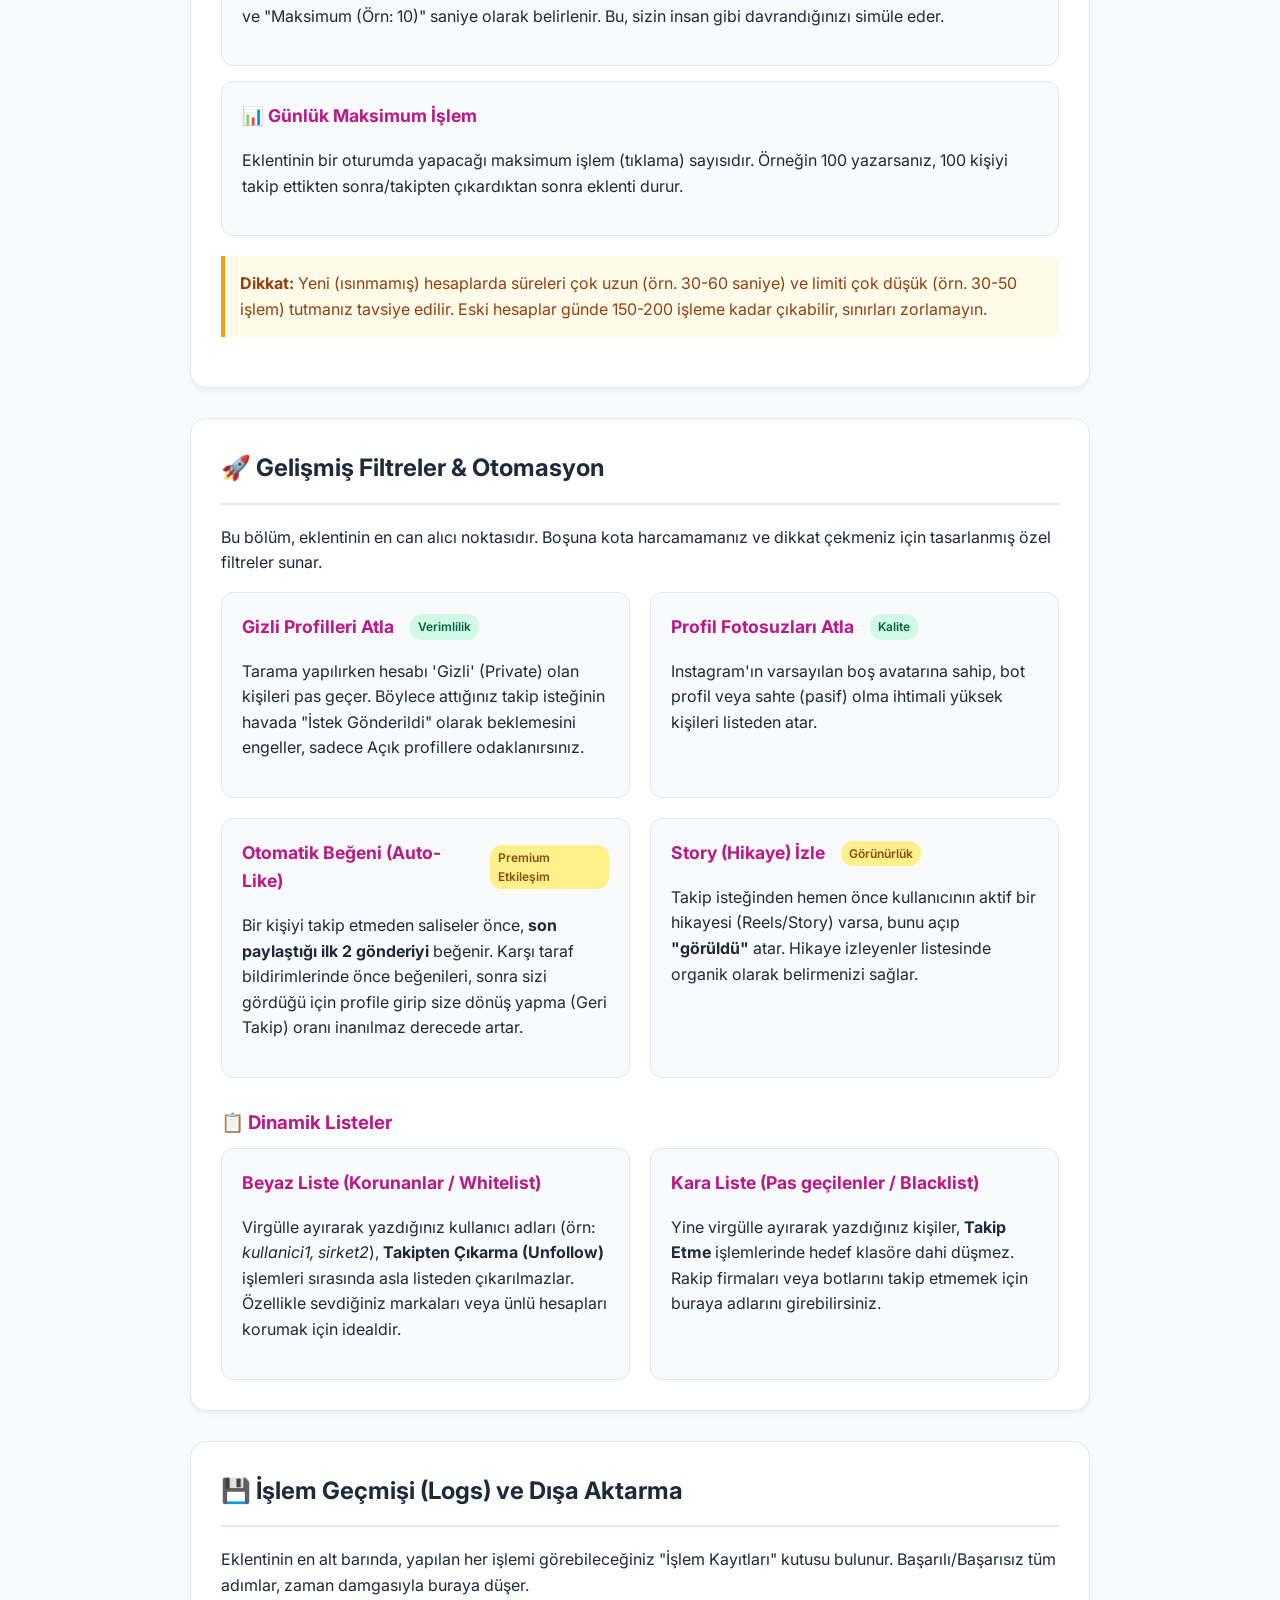
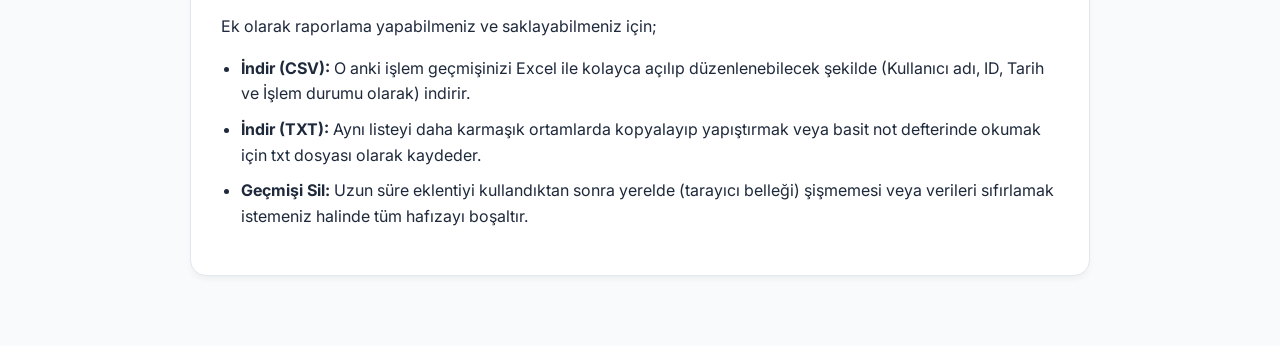
<file: extension/guide.html>
<!DOCTYPE html>
<html lang="tr">
<head>
    <meta charset="UTF-8">
    <meta name="viewport" content="width=device-width, initial-scale=1.0">
    <title>InstaGrow - Kullanıcı Rehberi</title>
    <link href="https://fonts.googleapis.com/css2?family=Inter:wght@400;500;600;700&display=swap" rel="stylesheet">
    <style>
        :root {
            --primary: #bc1888;
            --gradient: linear-gradient(45deg, #f09433 0%, #e6683c 25%, #dc2743 50%, #cc2366 75%, #bc1888 100%);
            --bg-color: #f8fafc;
            --card-bg: #ffffff;
            --text-main: #1e293b;
            --text-muted: #64748b;
            --border: #e2e8f0;
            --success: #10b981;
            --danger: #ef4444;
        }

        body {
            font-family: 'Inter', sans-serif;
            background-color: var(--bg-color);
            color: var(--text-main);
            line-height: 1.6;
            margin: 0;
            padding: 0;
        }

        .container {
            max-width: 900px;
            margin: 0 auto;
            padding: 40px 20px;
        }

        header {
            text-align: center;
            margin-bottom: 50px;
        }

        .logo-container {
            display: inline-flex;
            align-items: center;
            justify-content: center;
            background: var(--card-bg);
            padding: 15px 30px;
            border-radius: 50px;
            box-shadow: 0 4px 6px -1px rgba(0, 0, 0, 0.1), 0 2px 4px -1px rgba(0, 0, 0, 0.06);
            margin-bottom: 20px;
        }

        h1 {
            background: var(--gradient);
            -webkit-background-clip: text;
            -webkit-text-fill-color: transparent;
            margin: 0;
            font-size: 2.5rem;
            display: inline-flex;
            align-items: center;
            gap: 15px;
        }

        .subtitle {
            font-size: 1.2rem;
            color: var(--text-muted);
            margin-top: 10px;
        }

        .section {
            background: var(--card-bg);
            border-radius: 16px;
            padding: 30px;
            margin-bottom: 30px;
            box-shadow: 0 4px 6px -1px rgba(0, 0, 0, 0.05);
            border: 1px solid var(--border);
        }

        h2 {
            display: flex;
            align-items: center;
            gap: 10px;
            font-size: 1.5rem;
            margin-top: 0;
            margin-bottom: 20px;
            padding-bottom: 15px;
            border-bottom: 2px solid var(--border);
            color: var(--text-main);
        }

        .feature-grid {
            display: grid;
            grid-template-columns: repeat(auto-fit, minmax(300px, 1fr));
            gap: 20px;
        }

        .feature-card {
            background: var(--bg-color);
            border-radius: 12px;
            padding: 20px;
            border: 1px solid var(--border);
        }

        .feature-card h3 {
            margin-top: 0;
            color: var(--primary);
            font-size: 1.1rem;
            display: flex;
            align-items: center;
            gap: 8px;
        }

        .step-list {
            list-style: none;
            padding: 0;
            counter-reset: step-counter;
        }

        .step-list li {
            position: relative;
            padding-left: 50px;
            margin-bottom: 20px;
        }

        .step-list li::before {
            counter-increment: step-counter;
            content: counter(step-counter);
            position: absolute;
            left: 0;
            top: 0;
            width: 32px;
            height: 32px;
            background: var(--gradient);
            color: white;
            border-radius: 50%;
            display: flex;
            align-items: center;
            justify-content: center;
            font-weight: bold;
            font-size: 0.9rem;
        }

        .badge {
            display: inline-block;
            padding: 3px 8px;
            border-radius: 12px;
            font-size: 0.75rem;
            font-weight: 600;
            margin-left: 8px;
            vertical-align: middle;
        }

        .badge-premium { background-color: #fef08a; color: #854d0e; }
        .badge-danger { background-color: #fee2e2; color: #991b1b; }
        .badge-success { background-color: #d1fae5; color: #065f46; }

        .note {
            background-color: #eff6ff;
            border-left: 4px solid #3b82f6;
            padding: 15px;
            border-radius: 0 8px 8px 0;
            margin: 20px 0;
            color: #1e3a8a;
        }

        .warning {
            background-color: #fffbeb;
            border-left: 4px solid #f59e0b;
            padding: 15px;
            border-radius: 0 8px 8px 0;
            margin: 20px 0;
            color: #92400e;
        }
		
		ul.bullet-list {
			padding-left: 20px;
		}

		ul.bullet-list li {
			margin-bottom: 10px;
		}

    </style>
</head>
<body>

    <div class="container">
        <header>
            <div class="logo-container">
                <h1>
                    <svg width="32" height="32" viewBox="0 0 24 24" fill="none" stroke="url(#ig-grad)" stroke-width="2" stroke-linecap="round" stroke-linejoin="round">
                        <defs>
                            <linearGradient id="ig-grad" x1="0%" y1="100%" x2="100%" y2="0%">
                                <stop offset="0%" stop-color="#f09433" />
                                <stop offset="25%" stop-color="#e6683c" />
                                <stop offset="50%" stop-color="#dc2743" />
                                <stop offset="75%" stop-color="#cc2366" />
                                <stop offset="100%" stop-color="#bc1888" />
                            </linearGradient>
                        </defs>
                        <path d="M12 2L2 7l10 5 10-5-10-5z"></path>
                        <path d="M2 17l10 5 10-5M2 12l10 5 10-5"></path>
                    </svg>
                    InstaGrow 
                </h1>
            </div>
            <div class="subtitle">Eklenti Kullanım Klavuzu ve Özellik Tanıtımı</div>
        </header>

        <div class="note">
            <strong>👋 Hoş Geldiniz!</strong> InstaGrow, Instagram üzerinde etkileşimlerinizi (Takip, Takipten Çıkarma vb.) güvenli limitler dahilinde otomatikleştirmenizi sağlayan akıllı bir Chrome eklentisidir.
        </div>

        <div class="section">
            <h2>⚙️ Nasıl Çalışır? (Temel 2 Adım)</h2>
            <p>Eklenti her zaman iki aşamalı bir mantıkla çalışır. Önce veri toplanır, sonra bu verilere göre işlem yapılır.</p>
            <ol class="step-list">
                <li>
                    <strong>Hedefleri Tara:</strong> Belirlediğiniz ayarlara (filtreler, beyaz/kara liste vb.) göre işlemi uygulayacağınız sayfanın (birinin profili veya gönderisi) verisini çeker. Kriterlerinize uymayanları (örn. gizli profiller) ayıklar.
                </li>
                <li>
                    <strong>İşlemi Başlat:</strong> Tarama bittikten sonra "İşlemi Başlat" butonu aktif olur. Bu aşamada arka planda tek tek, belirttiğiniz bekleme süresine uyarak işlem yapılır ve belirlediğiniz otomasyonlar (AutoLike vb.) gerçekleştirilir.
                </li>
            </ol>
        </div>

        <div class="section">
            <h2>🎯 İşlem Türleri</h2>
            <p>Eklenti ile yapabileceğiniz ana işlemler şunlardır:</p>
            
            <div class="feature-grid">
                <div class="feature-card">
                    <h3>👥 Profil Sayfası İşlemleri</h3>
                    <ul class="bullet-list">
                        <li><strong>Takipçilerini Takip Et:</strong> Girdiğiniz kullanıcının takipçi listesini tarayarak onlara takip isteği gönderir.</li>
                        <li><strong>Takip Ettiklerini Takip Et:</strong> Girdiğiniz kullanıcının takip ettiği (following) listesini tarar.</li>
                        <li><strong>Geri Takip Etmeyenleri Çıkar (Unfollow):</strong> <span class="badge badge-danger">Önemli</span> Sizi takip etmeyen kullanıcıları ayıklar ve sizi takipten çıkarır. (Bu işlem için kendi profilinizde olmanız veya başka bir hesapta kullanılacaksa dikkatli olmanız tavsiye olunur)</li>
                    </ul>
                </div>
                
                <div class="feature-card">
                    <h3>📸 Gönderi (Post/Reels) İşlemleri</h3>
                    <ul class="bullet-list">
                        <li><strong>Beğenenleri Takip Et:</strong> Açık olan gönderiyi beğenen kullanıcıları hedefler. Aktif kitleye ulaşmak için idealdir.</li>
                        <li><strong>Yorum Yapanları Takip Et:</strong> Açık olan gönderiye yorum yapan kişileri hedefler. Nişinizdeki en aktif kitleyi bulmanızı sağlar.</li>
                    </ul>
                </div>
            </div>
        </div>

        <div class="section">
            <h2>🛡️ Güvenlik & Limit Ayarları</h2>
            <p>Instagram'ın algoritmaları ani ve otomatik işlemleri hızla tespit eder. Hesabınızın spama düşmemesi veya kapanmaması için bu ayarları dikkatli kullanın.</p>
            
            <div class="feature-card" style="margin-bottom: 15px;">
                <h3>⏱️ İşlem Arası Süre (Sn)</h3>
                <p>Her bir takip veya unfollow isteği arasına sistemin koyacağı <strong>rastgele</strong> bekleme süresidir. "Minimum (Örn: 5)" ve "Maksimum (Örn: 10)" saniye olarak belirlenir. Bu, sizin insan gibi davrandığınızı simüle eder.</p>
            </div>

            <div class="feature-card">
                <h3>📊 Günlük Maksimum İşlem</h3>
                <p>Eklentinin bir oturumda yapacağı maksimum işlem (tıklama) sayısıdır. Örneğin 100 yazarsanız, 100 kişiyi takip ettikten sonra/takipten çıkardıktan sonra eklenti durur.</p>
            </div>

            <div class="warning">
                <strong>Dikkat:</strong> Yeni (ısınmamış) hesaplarda süreleri çok uzun (örn. 30-60 saniye) ve limiti çok düşük (örn. 30-50 işlem) tutmanız tavsiye edilir. Eski hesaplar günde 150-200 işleme kadar çıkabilir, sınırları zorlamayın.
            </div>
        </div>

        <div class="section">
            <h2>🚀 Gelişmiş Filtreler & Otomasyon</h2>
            <p>Bu bölüm, eklentinin en can alıcı noktasıdır. Boşuna kota harcamamanız ve dikkat çekmeniz için tasarlanmış özel filtreler sunar.</p>

            <div class="feature-grid">
                <div class="feature-card">
                    <h3>Gizli Profilleri Atla <span class="badge badge-success">Verimlilik</span></h3>
                    <p>Tarama yapılırken hesabı 'Gizli' (Private) olan kişileri pas geçer. Böylece attığınız takip isteğinin havada "İstek Gönderildi" olarak beklemesini engeller, sadece Açık profillere odaklanırsınız.</p>
                </div>

                <div class="feature-card">
                    <h3>Profil Fotosuzları Atla <span class="badge badge-success">Kalite</span></h3>
                    <p>Instagram'ın varsayılan boş avatarına sahip, bot profil veya sahte (pasif) olma ihtimali yüksek kişileri listeden atar.</p>
                </div>

                <div class="feature-card">
                    <h3>Otomatik Beğeni (Auto-Like) <span class="badge badge-premium">Premium Etkileşim</span></h3>
                    <p>Bir kişiyi takip etmeden saliseler önce, <strong>son paylaştığı ilk 2 gönderiyi</strong> beğenir. Karşı taraf bildirimlerinde önce beğenileri, sonra sizi gördüğü için profile girip size dönüş yapma (Geri Takip) oranı inanılmaz derecede artar.</p>
                </div>

                <div class="feature-card">
                    <h3>Story (Hikaye) İzle <span class="badge badge-premium">Görünürlük</span></h3>
                    <p>Takip isteğinden hemen önce kullanıcının aktif bir hikayesi (Reels/Story) varsa, bunu açıp <strong>"görüldü"</strong> atar. Hikaye izleyenler listesinde organik olarak belirmenizi sağlar.</p>
                </div>
            </div>

            <h3 style="margin-top: 30px; margin-bottom: 10px; color: var(--primary);">📋 Dinamik Listeler</h3>
            <div class="feature-grid">
                <div class="feature-card">
                    <h3>Beyaz Liste (Korunanlar / Whitelist)</h3>
                    <p>Virgülle ayırarak yazdığınız kullanıcı adları (örn: <em>kullanici1, sirket2</em>), <strong>Takipten Çıkarma (Unfollow)</strong> işlemleri sırasında asla listeden çıkarılmazlar. Özellikle sevdiğiniz markaları veya ünlü hesapları korumak için idealdir.</p>
                </div>
                <div class="feature-card">
                    <h3>Kara Liste (Pas geçilenler / Blacklist)</h3>
                    <p>Yine virgülle ayırarak yazdığınız kişiler, <strong>Takip Etme</strong> işlemlerinde hedef klasöre dahi düşmez. Rakip firmaları veya botlarını takip etmemek için buraya adlarını girebilirsiniz.</p>
                </div>
            </div>
        </div>

        <div class="section">
            <h2>💾 İşlem Geçmişi (Logs) ve Dışa Aktarma</h2>
            <p>Eklentinin en alt barında, yapılan her işlemi görebileceğiniz "İşlem Kayıtları" kutusu bulunur. Başarılı/Başarısız tüm adımlar, zaman damgasıyla buraya düşer.</p>
            <p>Ek olarak raporlama yapabilmeniz ve saklayabilmeniz için;</p>
            
            <ul class="bullet-list">
                <li><strong>İndir (CSV):</strong> O anki işlem geçmişinizi Excel ile kolayca açılıp düzenlenebilecek şekilde (Kullanıcı adı, ID, Tarih ve İşlem durumu olarak) indirir.</li>
                <li><strong>İndir (TXT):</strong> Aynı listeyi daha karmaşık ortamlarda kopyalayıp yapıştırmak veya basit not defterinde okumak için txt dosyası olarak kaydeder.</li>
                <li><strong>Geçmişi Sil:</strong> Uzun süre eklentiyi kullandıktan sonra yerelde (tarayıcı belleği) şişmemesi veya verileri sıfırlamak istemeniz halinde tüm hafızayı boşaltır.</li>
            </ul>
        </div>

    </div>

</body>
</html>
</file>
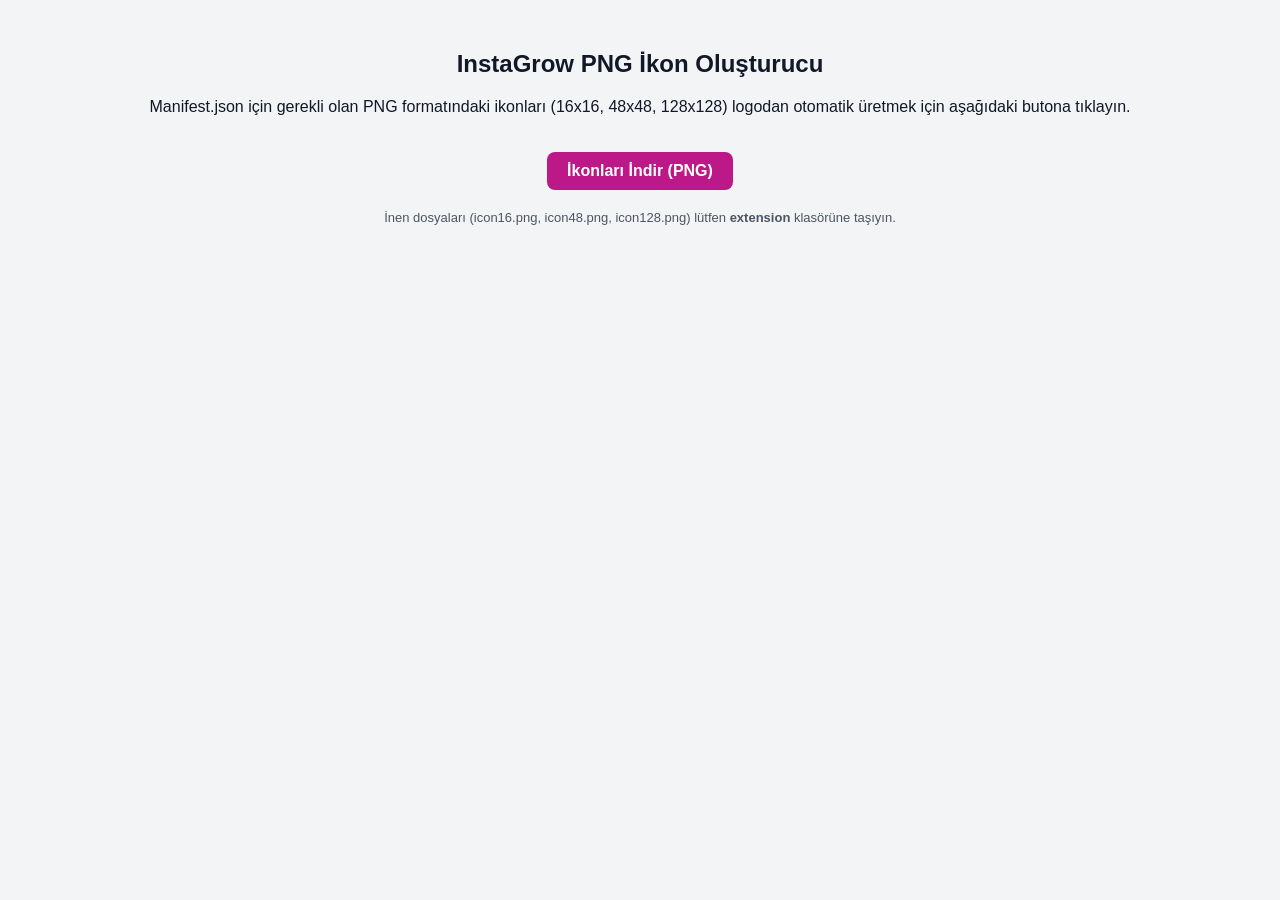
<file: extension/ikon_uretici.html>
<!DOCTYPE html>
<html lang="tr">

<head>
    <meta charset="UTF-8">
    <title>InstaGrow - İkon Oluşturucu</title>
    <style>
        body {
            font-family: 'Segoe UI', Tahoma, Geneva, Verdana, sans-serif;
            text-align: center;
            margin-top: 50px;
            background-color: #f3f4f6;
            color: #111827;
        }

        button {
            padding: 10px 20px;
            font-size: 16px;
            margin-top: 20px;
            cursor: pointer;
            background-color: #bc1888;
            color: white;
            border: none;
            border-radius: 8px;
            font-weight: bold;
        }

        button:hover {
            background-color: #d21c97;
        }

        canvas {
            display: none;
        }
    </style>
</head>

<body>
    <h2>InstaGrow PNG İkon Oluşturucu</h2>
    <p>Manifest.json için gerekli olan PNG formatındaki ikonları (16x16, 48x48, 128x128) logodan otomatik üretmek için
        aşağıdaki butona tıklayın.</p>
    <button id="downloadBtn">İkonları İndir (PNG)</button>
    <p style="font-size: 13px; color: #4b5563; margin-top: 20px;">İnen dosyaları (icon16.png, icon48.png, icon128.png)
        lütfen <b>extension</b> klasörüne taşıyın.</p>

    <canvas id="c16" width="16" height="16"></canvas>
    <canvas id="c48" width="48" height="48"></canvas>
    <canvas id="c128" width="128" height="128"></canvas>

    <script>
        const svgString = `
      <svg width="128" height="128" viewBox="0 0 24 24" fill="none" stroke="url(#ig-grad)" stroke-width="2" stroke-linecap="round" stroke-linejoin="round" xmlns="http://www.w3.org/2000/svg">
        <defs>
          <linearGradient id="ig-grad" x1="0%" y1="100%" x2="100%" y2="0%">
            <stop offset="0%" stop-color="#f09433" />
            <stop offset="25%" stop-color="#e6683c" />
            <stop offset="50%" stop-color="#dc2743" />
            <stop offset="75%" stop-color="#cc2366" />
            <stop offset="100%" stop-color="#bc1888" />
          </linearGradient>
        </defs>
        <rect x="2" y="2" width="20" height="20" rx="5" ry="5"></rect>
        <path d="M16 11.37A4 4 0 1 1 12.63 8 4 4 0 0 1 16 11.37z"></path>
        <line x1="17.5" y1="6.5" x2="17.51" y2="6.5"></line>
      </svg>
    `;

        document.getElementById('downloadBtn').addEventListener('click', () => {
            const url = "data:image/svg+xml;charset=utf-8," + encodeURIComponent(svgString);
            const img = new Image();
            img.onload = () => {
                [16, 48, 128].forEach(size => {
                    const canvas = document.getElementById('c' + size);
                    const ctx = canvas.getContext('2d');

                    // Clear canvas and draw a slightly rounded background for better visibility if desired, 
                    // but we'll stick to transparent background with SVG drawing for clean icons.
                    ctx.clearRect(0, 0, size, size);
                    ctx.drawImage(img, 0, 0, size, size);

                    const a = document.createElement('a');
                    a.download = 'icon' + size + '.png';
                    a.href = canvas.toDataURL('image/png');
                    a.click();
                });
                document.getElementById('downloadBtn').textContent = "Başarıyla İndirildi! ✅";
                document.getElementById('downloadBtn').style.backgroundColor = "#10b981";
            };
            img.src = url;
        });
    </script>
</body>

</html>
</file>
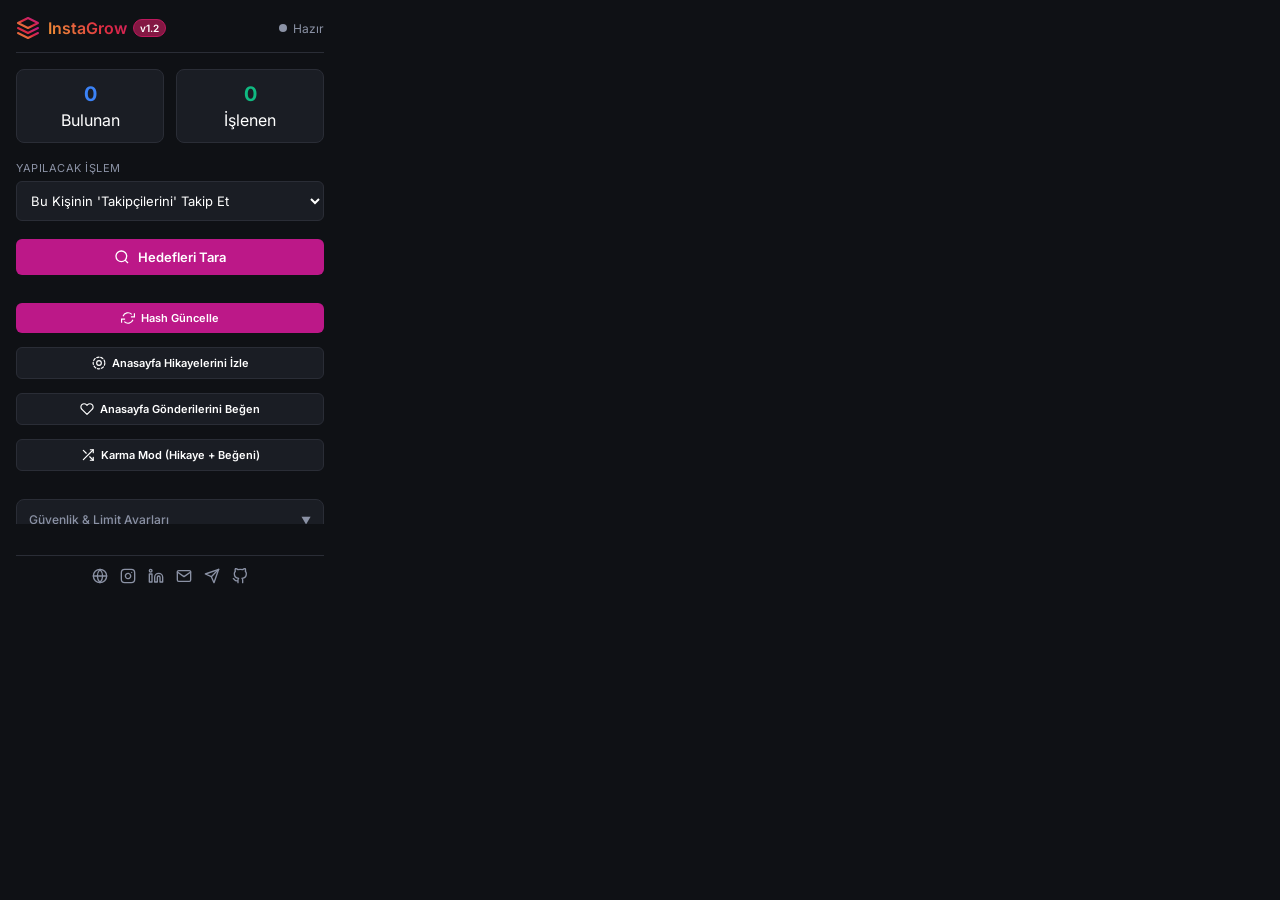
<file: extension/popup.html>
<!DOCTYPE html>
<html lang="tr">

<head>
  <meta charset="UTF-8">
  <title>InstaGrow</title>
  <link rel="stylesheet" href="popup.css">
  <link href="https://fonts.googleapis.com/css2?family=Inter:wght@400;500;600;700&display=swap" rel="stylesheet">
</head>

<body>
  <div class="container">
    <header class="header">
      <div class="logo">
        <svg width="24" height="24" viewBox="0 0 24 24" fill="none" stroke="url(#ig-grad)" stroke-width="2"
          stroke-linecap="round" stroke-linejoin="round">
          <defs>
            <linearGradient id="ig-grad" x1="0%" y1="100%" x2="100%" y2="0%">
              <stop offset="0%" stop-color="#f09433" />
              <stop offset="25%" stop-color="#e6683c" />
              <stop offset="50%" stop-color="#dc2743" />
              <stop offset="75%" stop-color="#cc2366" />
              <stop offset="100%" stop-color="#bc1888" />
            </linearGradient>
          </defs>
          <path d="M12 2L2 7l10 5 10-5-10-5z"></path>
          <path d="M2 17l10 5 10-5M2 12l10 5 10-5"></path>
        </svg>
        <h1 style="display: flex; align-items: center;">InstaGrow <span class="version-badge">v1.2</span></h1>
      </div>
      <div class="status-indicator">
        <div id="statusDot" class="dot"></div>
        <span id="statusText">Hazır</span>
      </div>
    </header>

    <main>
      <div class="stats-panel">
        <div class="stat-box">
          <span class="stat-value" id="scannedCount" style="color: #3b82f6;">0</span>
          <span class="stat-label">Bulunan</span>
        </div>
        <div class="stat-box">
          <span class="stat-value" id="actionCount" style="color: var(--success);">0</span>
          <span class="stat-label">İşlenen</span>
        </div>
      </div>

      <div class="action-selector">
        <label for="actionType">Yapılacak İşlem</label>
        <select id="actionType" class="modern-select">
          <optgroup label="Profil Sayfası İşlemleri">
            <option value="follow_followers">Bu Kişinin 'Takipçilerini' Takip Et</option>
            <option value="follow_following">Bu Kişinin 'Takip Ettiklerini' Takip Et</option>
            <option value="unfollow_nonfollowers">Geri Takip Etmeyenleri Çıkar (Tüm Liste)</option>
            <option value="unfollow_nonfollowers_tracked">Geri Takip Etmeyenleri Çıkar (Uygulama ile Takip Edilenler)</option>
            <option value="unfollow_followers">Geri Takip Edenleri Çıkar (Unfollow)</option>
            <option value="unfollow_private">Hesabı Gizli Olanları Çıkar (Unfollow)</option>
          </optgroup>
          <optgroup label="Gönderi (Post/Reels) İşlemleri">
            <option value="follow_likers">Bu Gönderiyi 'Beğenenleri' Takip Et</option>
            <option value="follow_commenters">Bu Gönderiye 'Yorum Yapanları' Takip Et</option>
          </optgroup>
        </select>
      </div>

      <div id="actionInfoBox" style="display:none; margin: 0 0 10px 0; padding: 10px 12px; border-radius: 8px; font-size: 12px; line-height: 1.5; border: 1px solid; background: rgba(0,0,0,0.2);"></div>

      <div class="controls-group">
        <button id="startScanBtn" class="btn btn-primary">
          <svg width="16" height="16" viewBox="0 0 24 24" fill="none" stroke="currentColor" stroke-width="2">
            <circle cx="11" cy="11" r="8"></circle>
            <line x1="21" y1="21" x2="16.65" y2="16.65"></line>
          </svg>
          Hedefleri Tara
        </button>
        <button id="stopBtn" class="btn btn-danger" style="display: none;">
          <svg width="16" height="16" viewBox="0 0 24 24" fill="none" stroke="currentColor" stroke-width="2">
            <rect x="6" y="4" width="4" height="16"></rect>
            <rect x="14" y="4" width="4" height="16"></rect>
          </svg>
          İşlemi Durdur
        </button>
      </div>

      <div class="tools-section">
        <div class="tools-row">
          <button id="refreshHashBtn" class="btn btn-primary btn-sm">
            <svg width="14" height="14" viewBox="0 0 24 24" fill="none" stroke="currentColor" stroke-width="2">
              <polyline points="23 4 23 10 17 10"></polyline>
              <polyline points="1 20 1 14 7 14"></polyline>
              <path d="M3.51 9a9 9 0 0 1 14.85-3.36M20.49 15a9 9 0 0 1-14.85 3.36"></path>
            </svg>
            Hash Güncelle
          </button>
          <button id="openListBtn" class="btn btn-secondary btn-sm">
            <svg width="14" height="14" viewBox="0 0 24 24" fill="none" stroke="currentColor" stroke-width="2">
              <path d="M17 2H3a1 1 0 0 0-1 1v14a1 1 0 0 0 1 1h14a1 1 0 0 0 1-1V3a1 1 0 0 0-1-1z"></path>
              <line x1="8" y1="6" x2="16" y2="6"></line>
              <line x1="8" y1="10" x2="16" y2="10"></line>
              <line x1="8" y1="14" x2="12" y2="14"></line>
            </svg>
            Listeyi Gör
          </button>
        </div>
        <div class="tools-row" style="margin-top: 6px;">
          <button id="viewStoriesBtn" class="btn btn-secondary btn-sm" style="width: 100%;">
            <svg width="14" height="14" viewBox="0 0 24 24" fill="none" stroke="currentColor" stroke-width="2"
              stroke-linecap="round" stroke-linejoin="round">
              <circle cx="12" cy="12" r="10" stroke-dasharray="4 3"></circle>
              <circle cx="12" cy="12" r="4"></circle>
            </svg>
            Anasayfa Hikayelerini İzle
          </button>
        </div>
        <div class="tools-row" style="margin-top: 6px;">
          <button id="likeFeedBtn" class="btn btn-secondary btn-sm" style="width: 100%;">
            <svg width="14" height="14" viewBox="0 0 24 24" fill="none" stroke="currentColor" stroke-width="2"
              stroke-linecap="round" stroke-linejoin="round">
              <path d="M20.84 4.61a5.5 5.5 0 0 0-7.78 0L12 5.67l-1.06-1.06a5.5 5.5 0 0 0-7.78 7.78l1.06 1.06L12 21.23l7.78-7.78 1.06-1.06a5.5 5.5 0 0 0 0-7.78z"></path>
            </svg>
            Anasayfa Gönderilerini Beğen
          </button>
        </div>
        <div class="tools-row" style="margin-top: 6px;">
          <button id="comboModeBtn" class="btn btn-secondary btn-sm" style="width: 100%;">
            <svg width="14" height="14" viewBox="0 0 24 24" fill="none" stroke="currentColor" stroke-width="2"
              stroke-linecap="round" stroke-linejoin="round">
              <polyline points="16 3 21 3 21 8"></polyline>
              <line x1="4" y1="20" x2="21" y2="3"></line>
              <polyline points="21 16 21 21 16 21"></polyline>
              <line x1="15" y1="15" x2="21" y2="21"></line>
              <line x1="4" y1="4" x2="9" y2="9"></line>
            </svg>
            Karma Mod (Hikaye + Beğeni)
          </button>
        </div>
      </div>

      <div class="settings-section accordion-section" id="section-limits">
        <div class="accordion-header">
          <h3>Güvenlik & Limit Ayarları</h3>
          <span class="accordion-icon">▼</span>
        </div>
        <div class="accordion-content">
          <div class="setting-row">
            <label title="Takip, hikaye ve beğeni işlemlerinde iki işlem arası rastgele bekleme aralığı">İşlem Arası Süre (Sn)</label>
            <div class="range-inputs">
              <input type="number" id="minDelay" value="5" min="2" max="20" title="Minimum saniye">
              <span style="color: var(--text-muted);">-</span>
              <input type="number" id="maxDelay" value="10" min="5" max="60" title="Maksimum saniye">
            </div>
          </div>
          <div class="setting-row">
            <label title="Hesap başına günlük toplam işlem limiti — takip, hikaye izleme ve beğeniler birlikte sayılır">Günlük Toplam İşlem (Hesap)</label>
            <input type="number" id="dailyLimit" value="100" min="10" max="500" style="width: 55px;">
          </div>

          <hr class="premium-divider" style="margin: 10px 0;">

          <div class="setting-row" style="flex-direction: column; align-items: flex-start; gap: 4px;">
            <label style="font-size: 11px; color: var(--text-muted); text-transform: uppercase; letter-spacing: 0.5px;">Tarama Limiti (0 = Sınırsız)</label>
          </div>
          <div class="setting-row">
            <label title="Takip ettiklerinden en fazla kaç kişi taransın">Takip (Following) Limiti</label>
            <input type="number" id="maxFollowing" value="0" min="0" max="10000" style="width: 65px;">
          </div>
          <div class="setting-row">
            <label title="Takipçilerden en fazla kaç kişi taransın">Takipçi (Followers) Limiti</label>
            <input type="number" id="maxFollowers" value="0" min="0" max="10000" style="width: 65px;">
          </div>
          <div class="setting-row">
            <span style="font-size: 10px; color: #ef4444; line-height: 1.4; width:100%; text-align:center; padding-top:2px; font-weight:600;">
              ⚠️ Doğru sonuç için Followers limitini Following limitinden en az 3-4 kat büyük ayarlayın.
            </span>
          </div>
          <div class="setting-row">
            <span
              style="font-size: 10px; color: #8b92a5; line-height: 1.4; width:100%; text-align:center; padding-top:4px;">
              Yüksek limitler ve kısa süreler hesabınızın kısıtlanmasına yol açabilir.
            </span>
          </div>

          <hr class="premium-divider" style="margin: 10px 0;">

          <div class="setting-row" style="flex-direction: column; align-items: flex-start; gap: 6px;">
            <label style="font-size: 11px; color: var(--text-muted); text-transform: uppercase; letter-spacing: 0.5px;">Gelişmiş Zamanlama Ayarları</label>
          </div>
          <div class="setting-row">
            <label title="Her arama döngüsü arasındaki bekleme süresi (ms)">Arama Döngüsü Arası (ms)</label>
            <input type="number" id="searchCycleDelay" value="1500" min="500" max="10000" style="width: 65px;">
          </div>
          <div class="setting-row">
            <label title="Her 5 arama döngüsünden sonra bekleme süresi (ms)">5 Döngü Sonrası Bekleme (ms)</label>
            <input type="number" id="searchCyclePauseDelay" value="5000" min="1000" max="30000" style="width: 65px;">
          </div>
          <div class="setting-row">
            <label title="Her takipten çıkarma işlemi arasındaki bekleme süresi (ms)">Takip Çıkarma Arası (ms)</label>
            <input type="number" id="unfollowDelay" value="2000" min="500" max="15000" style="width: 65px;">
          </div>
          <div class="setting-row">
            <label title="Her 5 takipten çıkarma işleminden sonra bekleme süresi (ms)">5 Çıkarma Sonrası Bekleme (ms)</label>
            <input type="number" id="unfollowPauseDelay" value="10000" min="2000" max="60000" style="width: 65px;">
          </div>
          <div class="setting-row">
            <span style="font-size: 10px; color: #ef4444; line-height: 1.4; width:100%; text-align:center; padding-top:4px; font-weight: 600;">
              ⚠️ UYARI: Bu ayarları değiştirmek hesabınızın yasaklanmasına yol açabilir. KENDİ RİSKİNİZDE KULLANIN!
            </span>
          </div>
        </div>
      </div>

      <div class="settings-section premium-section accordion-section collapsed" id="section-premium"
        style="margin-top: 10px;">
        <div class="accordion-header">
          <h3>Gelişmiş Filtreler & Otomasyon 🚀</h3>
          <span class="accordion-icon">▼</span>
        </div>
        <div class="accordion-content">
          <div class="setting-row checkbox-row">
            <label for="skipPrivate">Gizli Profilleri Atla</label>
            <input type="checkbox" id="skipPrivate">
          </div>
          <div class="setting-row checkbox-row">
            <label for="skipNoPic">Profil Fotoğrafı Olmayanları Atla</label>
            <input type="checkbox" id="skipNoPic">
          </div>

          <hr class="premium-divider">

          <div class="setting-row checkbox-row">
            <label for="autoLike">Otomatik Beğeni (Son 2 Gönderi)</label>
            <input type="checkbox" id="autoLike">
          </div>
          <div class="setting-row checkbox-row">
            <label for="autoStory">Story (Hikaye) İzle</label>
            <input type="checkbox" id="autoStory">
          </div>
          <div class="setting-row">
            <label title="Bir kişinin en fazla kaç hikayesi izlensin (0 = sınırsız)">Kişi Başı Kaç Hikaye izlensin</label>
            <input type="number" id="storyMaxPerUser" value="0" min="0" max="50" style="width: 55px;">
          </div>
          <div class="setting-row">
            <label title="Her kişinin ilk kaç hikayesi beğenilsin (0 = beğeni kapalı)">Kişi Başı Hikaye Beğenisi</label>
            <input type="number" id="storyLikesPerUser" value="0" min="0" max="10" style="width: 55px;">
          </div>
          <div class="setting-row">
            <label title="Hikaye izleme ve gönderi beğenmede bu kadar işlem yapılınca dinlenilir, sonra devam edilir (0 = dinlenme yok, kesintisiz)">Parti Boyutu (İşlem)</label>
            <input type="number" id="storyBatchSize" value="0" min="0" max="200" style="width: 55px;">
          </div>
          <div class="setting-row">
            <label title="Partiler arası ortak dinlenme süresi (dakika) — hikaye, beğeni ve karma mod turları için geçerli">Dinlenme Süresi (Dk)</label>
            <input type="number" id="storyRestMinutes" value="5" min="1" max="120" style="width: 55px;">
          </div>
          <div class="setting-row">
            <label title="Karma modda her turda kaç hikaye izlensin (0 = hikaye adımı yok)">Karma: Hikaye Sayısı</label>
            <input type="number" id="comboStories" value="10" min="0" max="100" style="width: 55px;">
          </div>
          <div class="setting-row">
            <label title="Karma modda her turda kaç gönderi beğenilsin (0 = beğeni adımı yok)">Karma: Beğeni Sayısı</label>
            <input type="number" id="comboLikes" value="5" min="0" max="100" style="width: 55px;">
          </div>

          <hr class="premium-divider">

          <div class="list-inputs">
            <div class="list-col">
              <label>Beyaz Liste (Korunanlar)</label>
              <textarea id="whitelist" placeholder="kullanici1, kullanici2..." rows="2"></textarea>
            </div>
            <div class="list-col">
              <label>Kara Liste (Pas geçilenler)</label>
              <textarea id="blacklist" placeholder="kullanici3, kullanici4..." rows="2"></textarea>
            </div>
          </div>
        </div>
      </div>

      <div class="settings-section accordion-section" id="section-logs" style="margin-top: 10px; padding: 0;">
        <div class="accordion-header" style="padding: 12px; margin-bottom: 0;">
          <h3 style="margin-bottom: 0;">İşlem Kayıtları (Log)</h3>
          <div style="display: flex; align-items: center; gap: 8px;">
            <button id="clearVisibleLogsBtn" title="Logları Temizle" style="background: none; border: none; cursor: pointer; padding: 2px; display: flex; align-items: center; color: #8b92a5;">
              <svg width="14" height="14" viewBox="0 0 24 24" fill="none" stroke="currentColor" stroke-width="2" stroke-linecap="round" stroke-linejoin="round">
                <polyline points="3 6 5 6 21 6"></polyline>
                <path d="M19 6v14a2 2 0 0 1-2 2H7a2 2 0 0 1-2-2V6m3 0V4a2 2 0 0 1 2-2h4a2 2 0 0 1 2 2v2"></path>
              </svg>
            </button>
            <span class="accordion-icon">▼</span>
          </div>
        </div>
        <div class="accordion-content" style="padding: 0 12px 12px 12px;">
          <div id="logContainer" class="log-container">
            <!-- Logs -->
          </div>
        </div>
      </div>
    </main>
    <footer class="footer">
      <div class="footer-icons">
        <a href="https://instagrow-virid.vercel.app/" target="_blank" title="Web Sitesi">
          <svg width="16" height="16" viewBox="0 0 24 24" fill="none" stroke="currentColor" stroke-width="2" stroke-linecap="round" stroke-linejoin="round">
            <circle cx="12" cy="12" r="10"></circle>
            <line x1="2" y1="12" x2="22" y2="12"></line>
            <path d="M12 2a15.3 15.3 0 0 1 4 10 15.3 15.3 0 0 1-4 10 15.3 15.3 0 0 1-4-10 15.3 15.3 0 0 1 4-10z"></path>
          </svg>
        </a>
        <a href="https://www.instagram.com/ayzvisionstudio/" target="_blank" title="Instagram">
          <svg width="16" height="16" viewBox="0 0 24 24" fill="none" stroke="currentColor" stroke-width="2"
            stroke-linecap="round" stroke-linejoin="round">
            <rect x="2" y="2" width="20" height="20" rx="5" ry="5"></rect>
            <path d="M16 11.37A4 4 0 1 1 12.63 8 4 4 0 0 1 16 11.37z"></path>
            <line x1="17.5" y1="6.5" x2="17.51" y2="6.5"></line>
          </svg>
        </a>
        <a href="https://www.linkedin.com/in/gkhantyln/" target="_blank" title="LinkedIn">
          <svg width="16" height="16" viewBox="0 0 24 24" fill="none" stroke="currentColor" stroke-width="2"
            stroke-linecap="round" stroke-linejoin="round">
            <path d="M16 8a6 6 0 0 1 6 6v7h-4v-7a2 2 0 0 0-2-2 2 2 0 0 0-2 2v7h-4v-7a6 6 0 0 1 6-6z"></path>
            <rect x="2" y="9" width="4" height="12"></rect>
            <circle cx="4" cy="4" r="2"></circle>
          </svg>
        </a>
        <a href="mailto:tylngkhn@gmail.com" title="E-Posta">
          <svg width="16" height="16" viewBox="0 0 24 24" fill="none" stroke="currentColor" stroke-width="2"
            stroke-linecap="round" stroke-linejoin="round">
            <path d="M4 4h16c1.1 0 2 .9 2 2v12c0 1.1-.9 2-2 2H4c-1.1 0-2-.9-2-2V6c0-1.1.9-2 2-2z"></path>
            <polyline points="22,6 12,13 2,6"></polyline>
          </svg>
        </a>
        <a href="https://t.me/llcoder" target="_blank" title="Telegram">
          <svg width="16" height="16" viewBox="0 0 24 24" fill="none" stroke="currentColor" stroke-width="2"
            stroke-linecap="round" stroke-linejoin="round">
            <line x1="22" y1="2" x2="11" y2="13"></line>
            <polygon points="22 2 15 22 11 13 2 9 22 2"></polygon>
          </svg>
        </a>
        <a href="https://github.com/gkhantyln" target="_blank" title="GitHub">
          <svg width="16" height="16" viewBox="0 0 24 24" fill="none" stroke="currentColor" stroke-width="2"
            stroke-linecap="round" stroke-linejoin="round">
            <path
              d="M9 19c-5 1.5-5-2.5-7-3m14 6v-3.87a3.37 3.37 0 0 0-.94-2.61c3.14-.35 6.44-1.54 6.44-7A5.44 5.44 0 0 0 20 4.77 5.07 5.07 0 0 0 19.91 1S18.73.65 16 2.48a13.38 13.38 0 0 0-7 0C6.27.65 5.09 1 5.09 1A5.07 5.07 0 0 0 5 4.77a5.44 5.44 0 0 0-1.5 3.78c0 5.42 3.3 6.61 6.44 7A3.37 3.37 0 0 0 9 18.13V22">
            </path>
          </svg>
        </a>
      </div>
    </footer>
  </div>
  <script src="popup.js"></script>
</body>

</html>
</file>
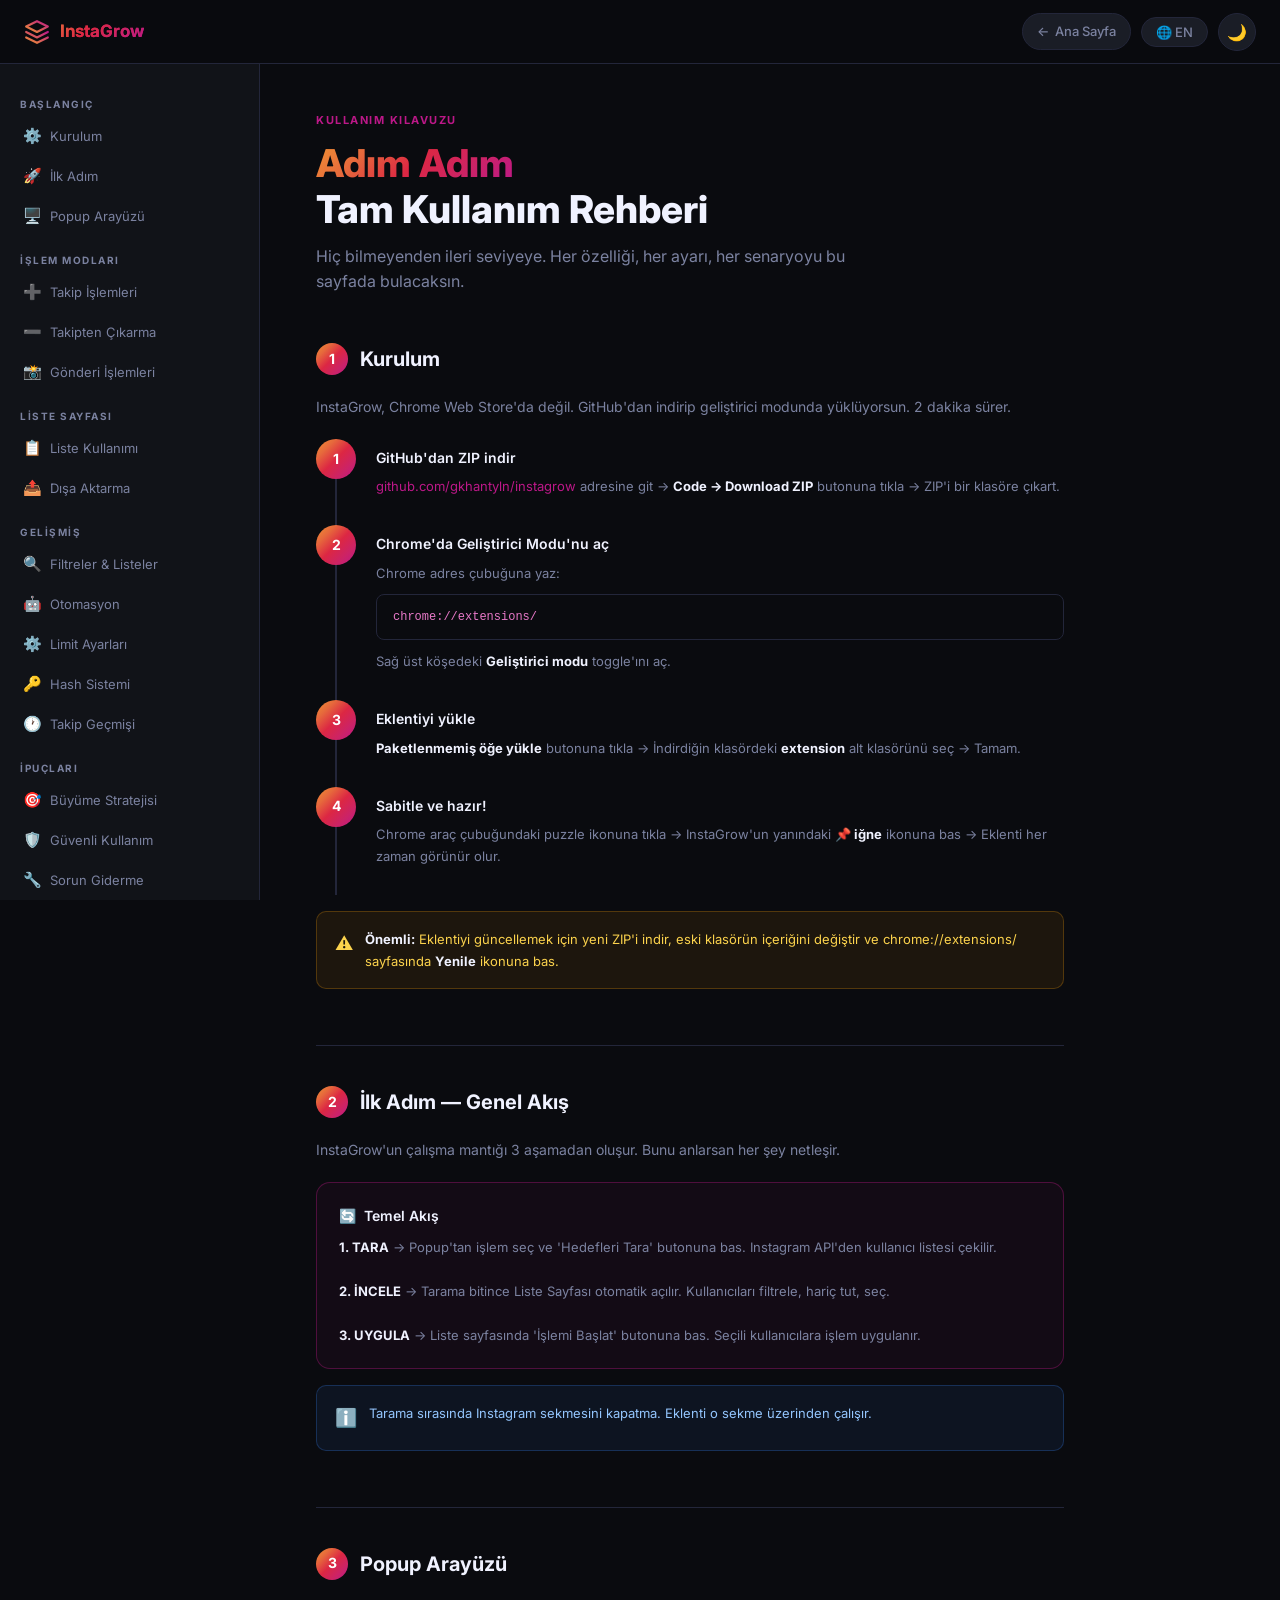
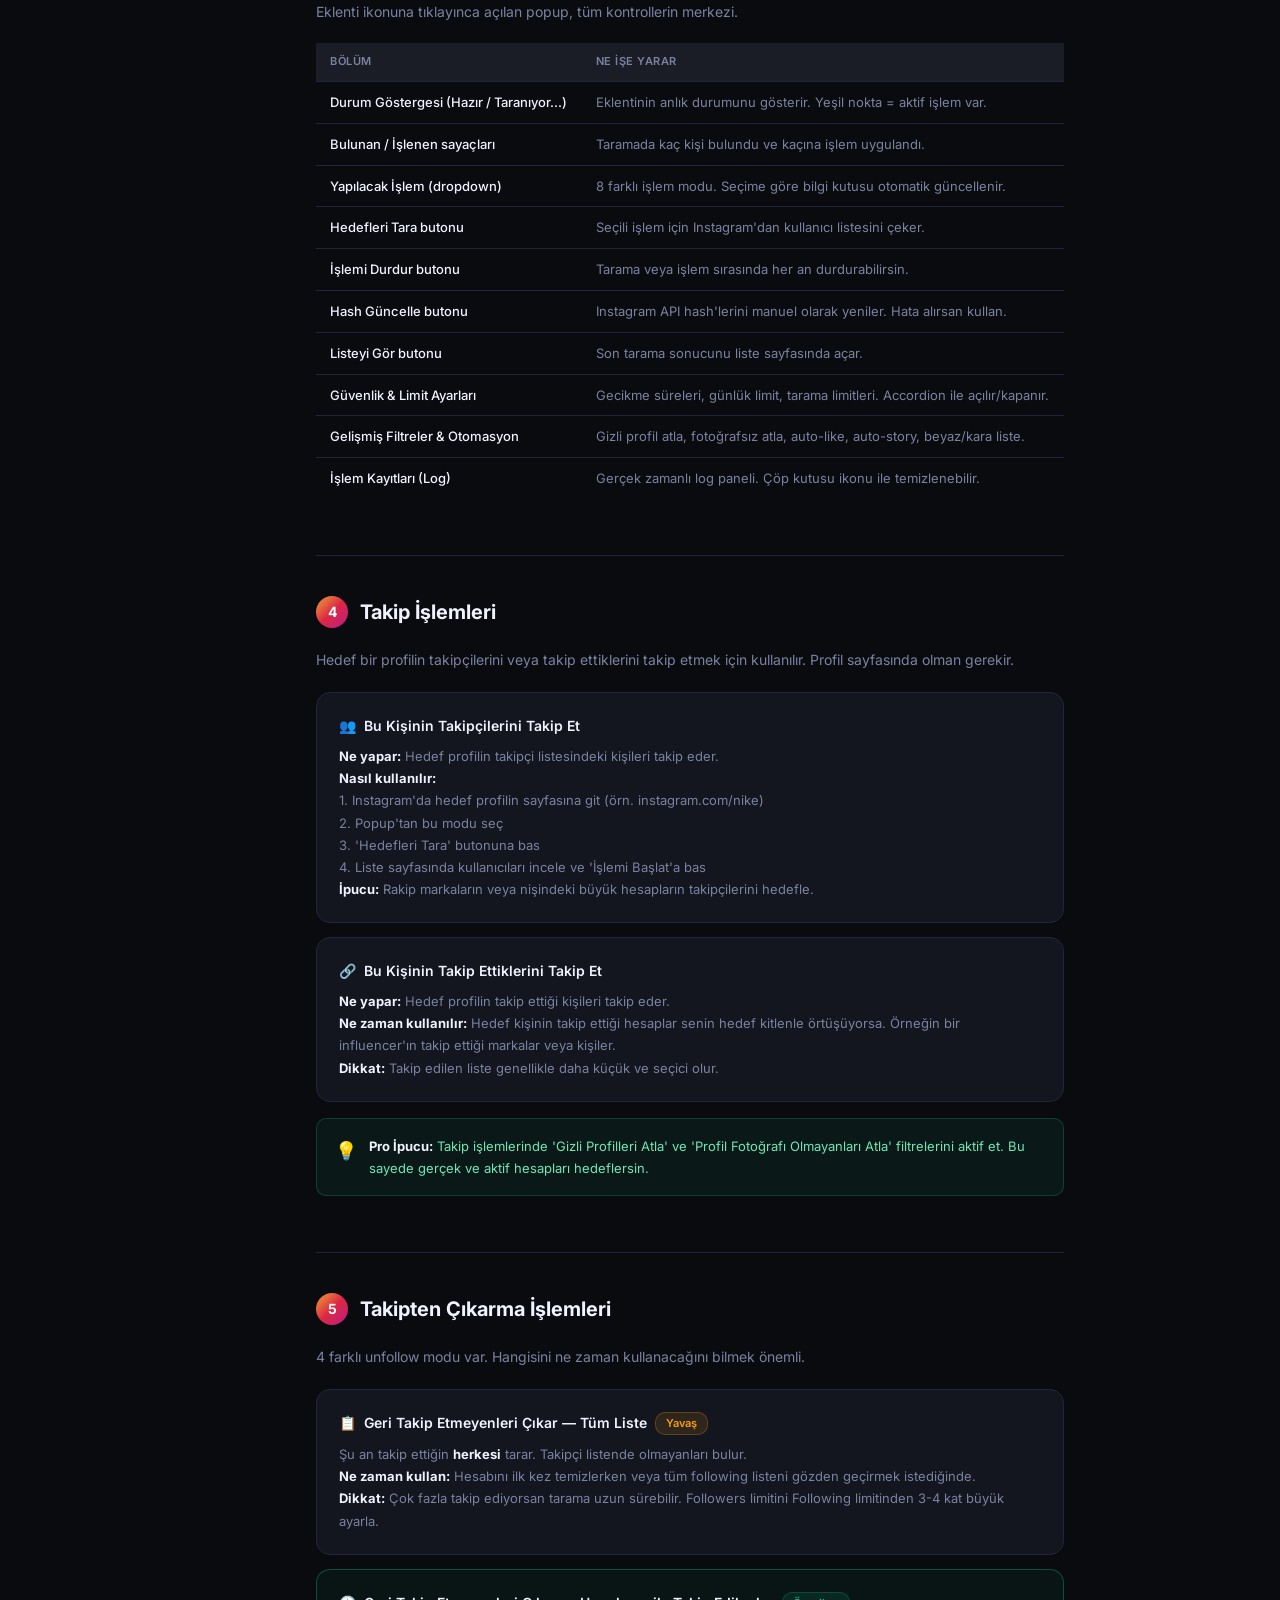
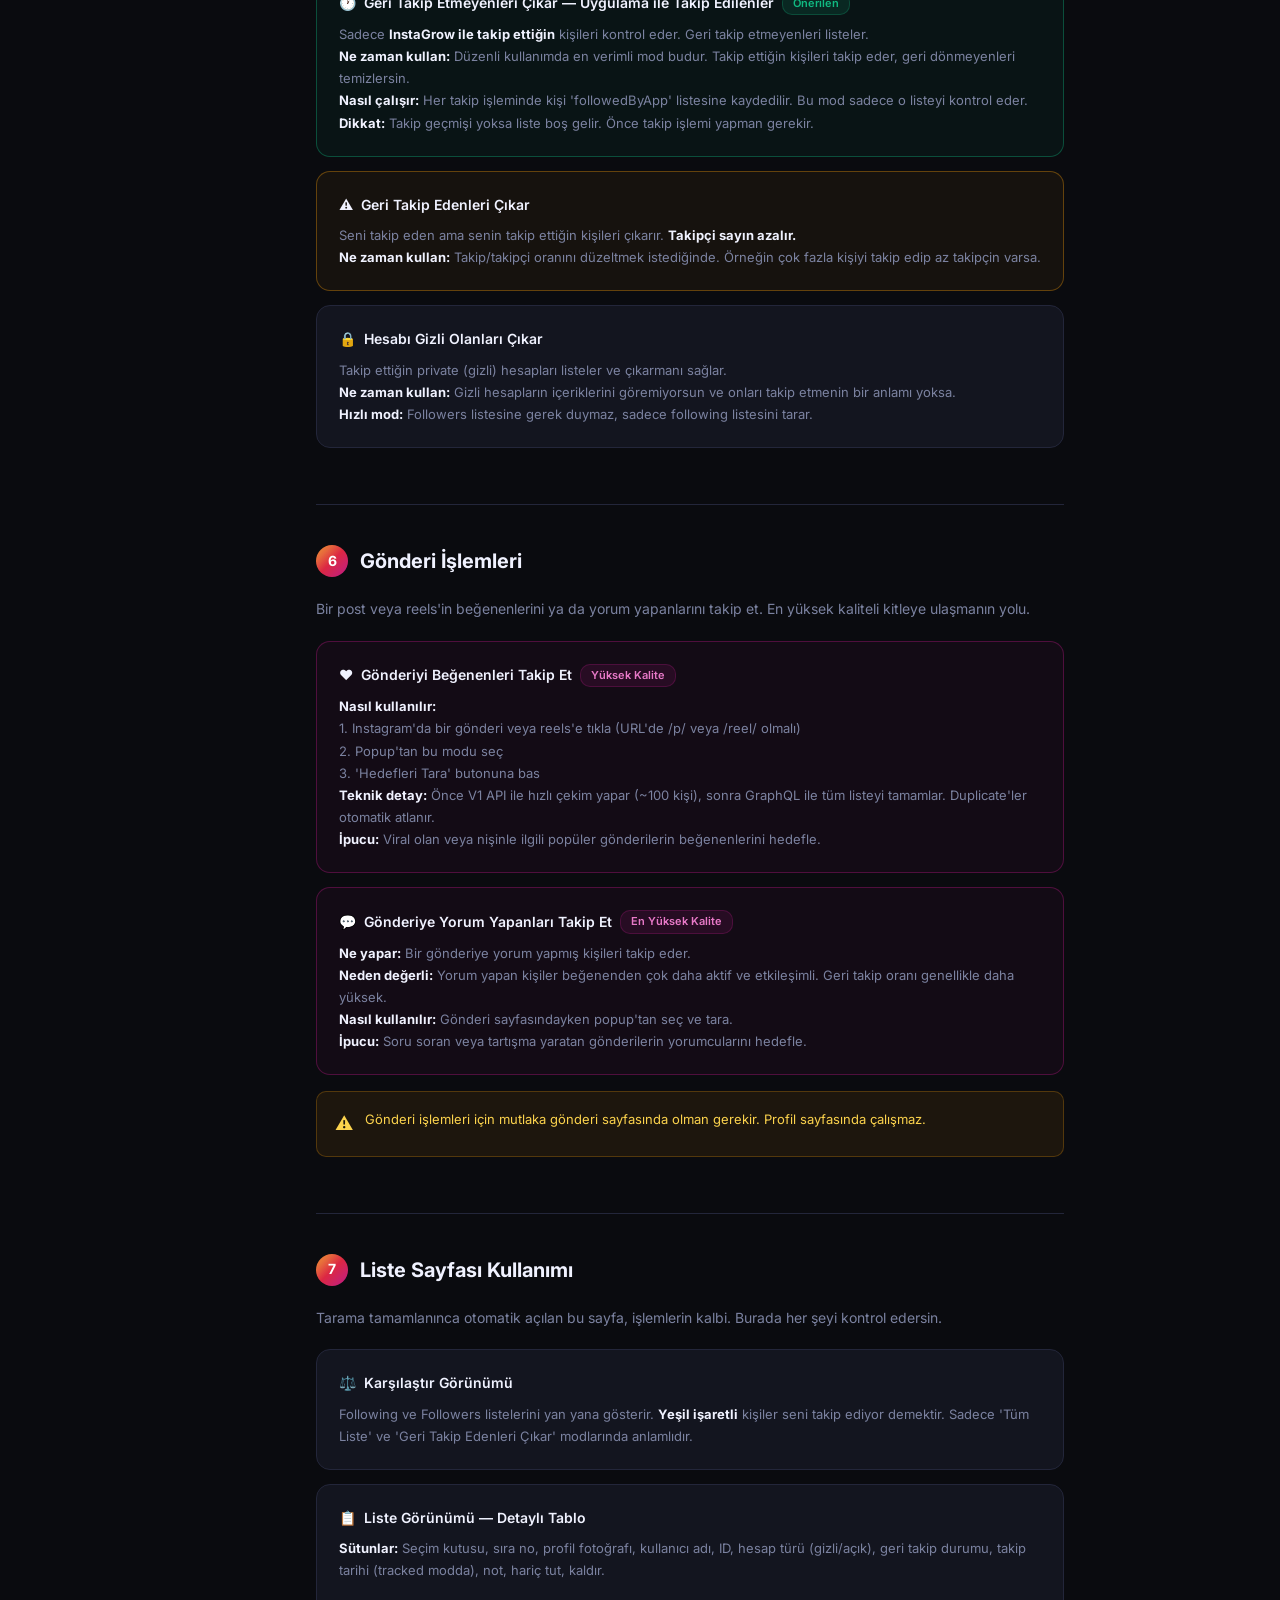
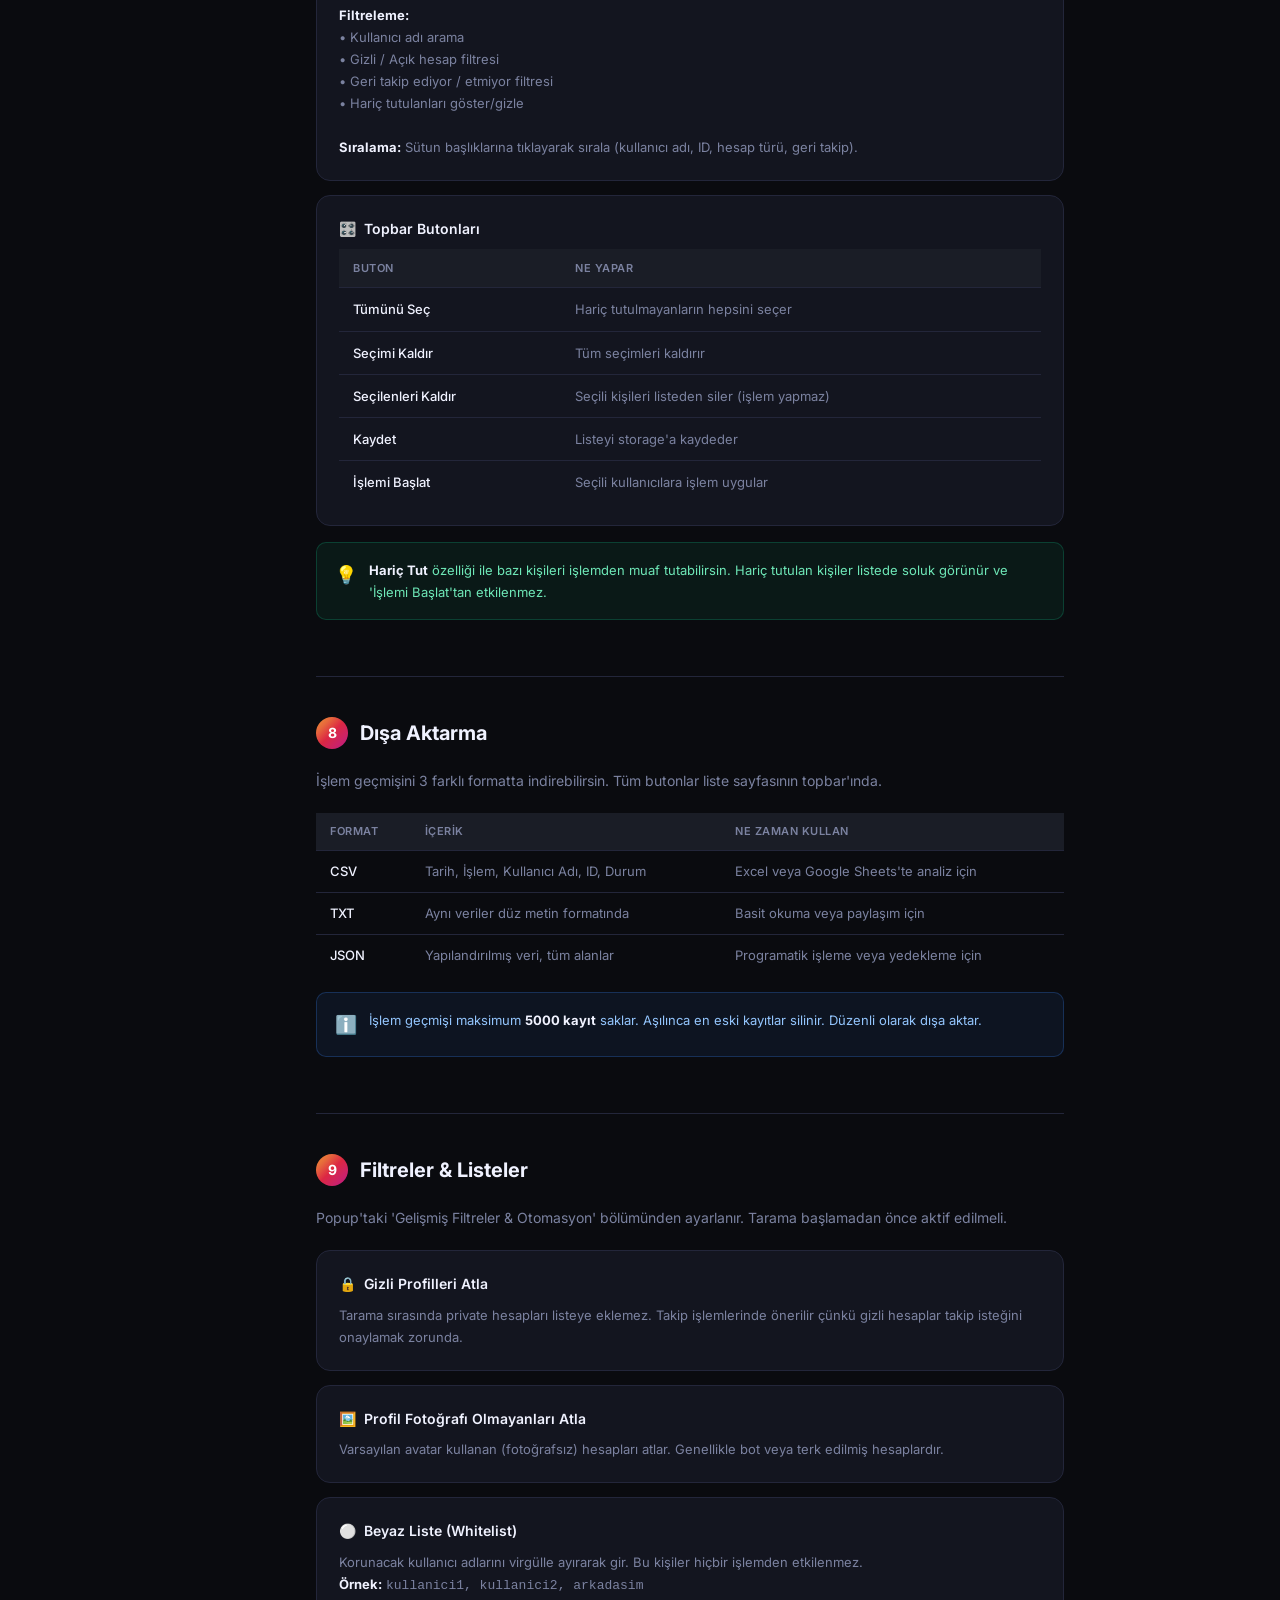
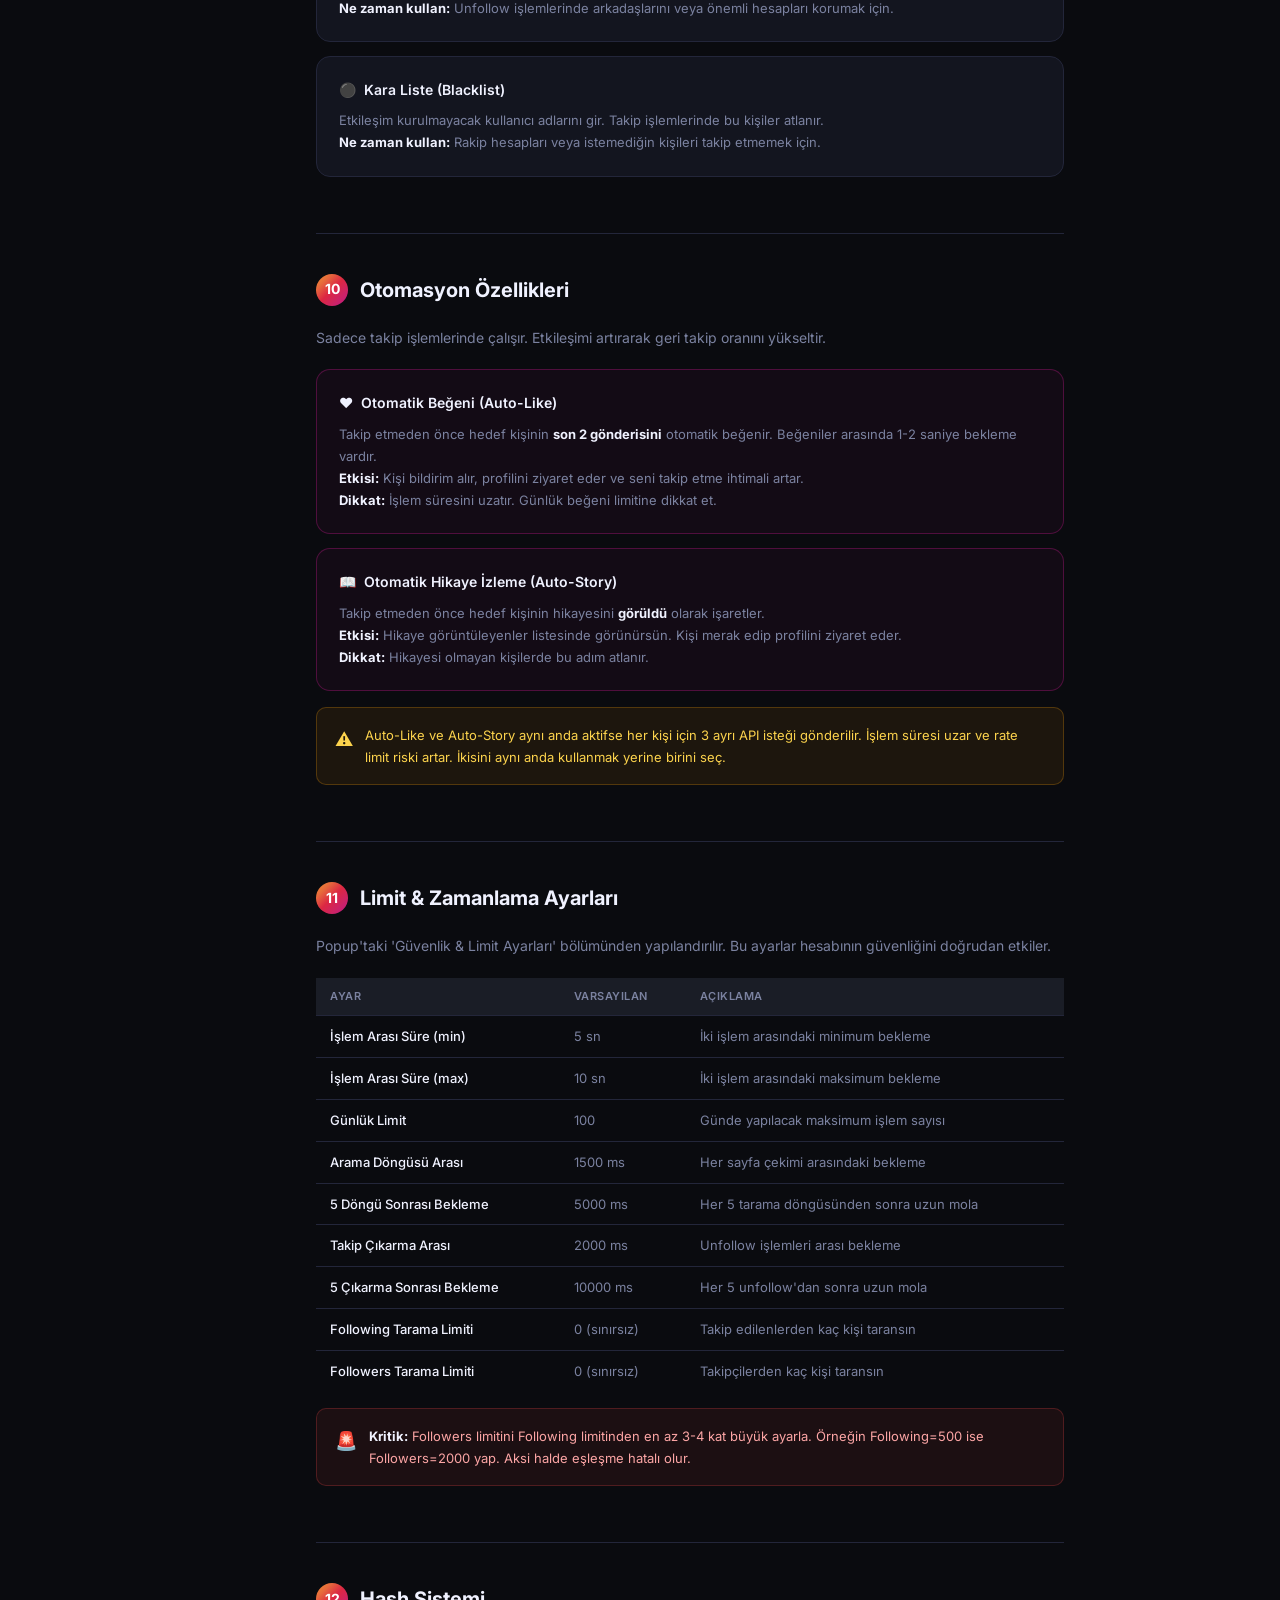
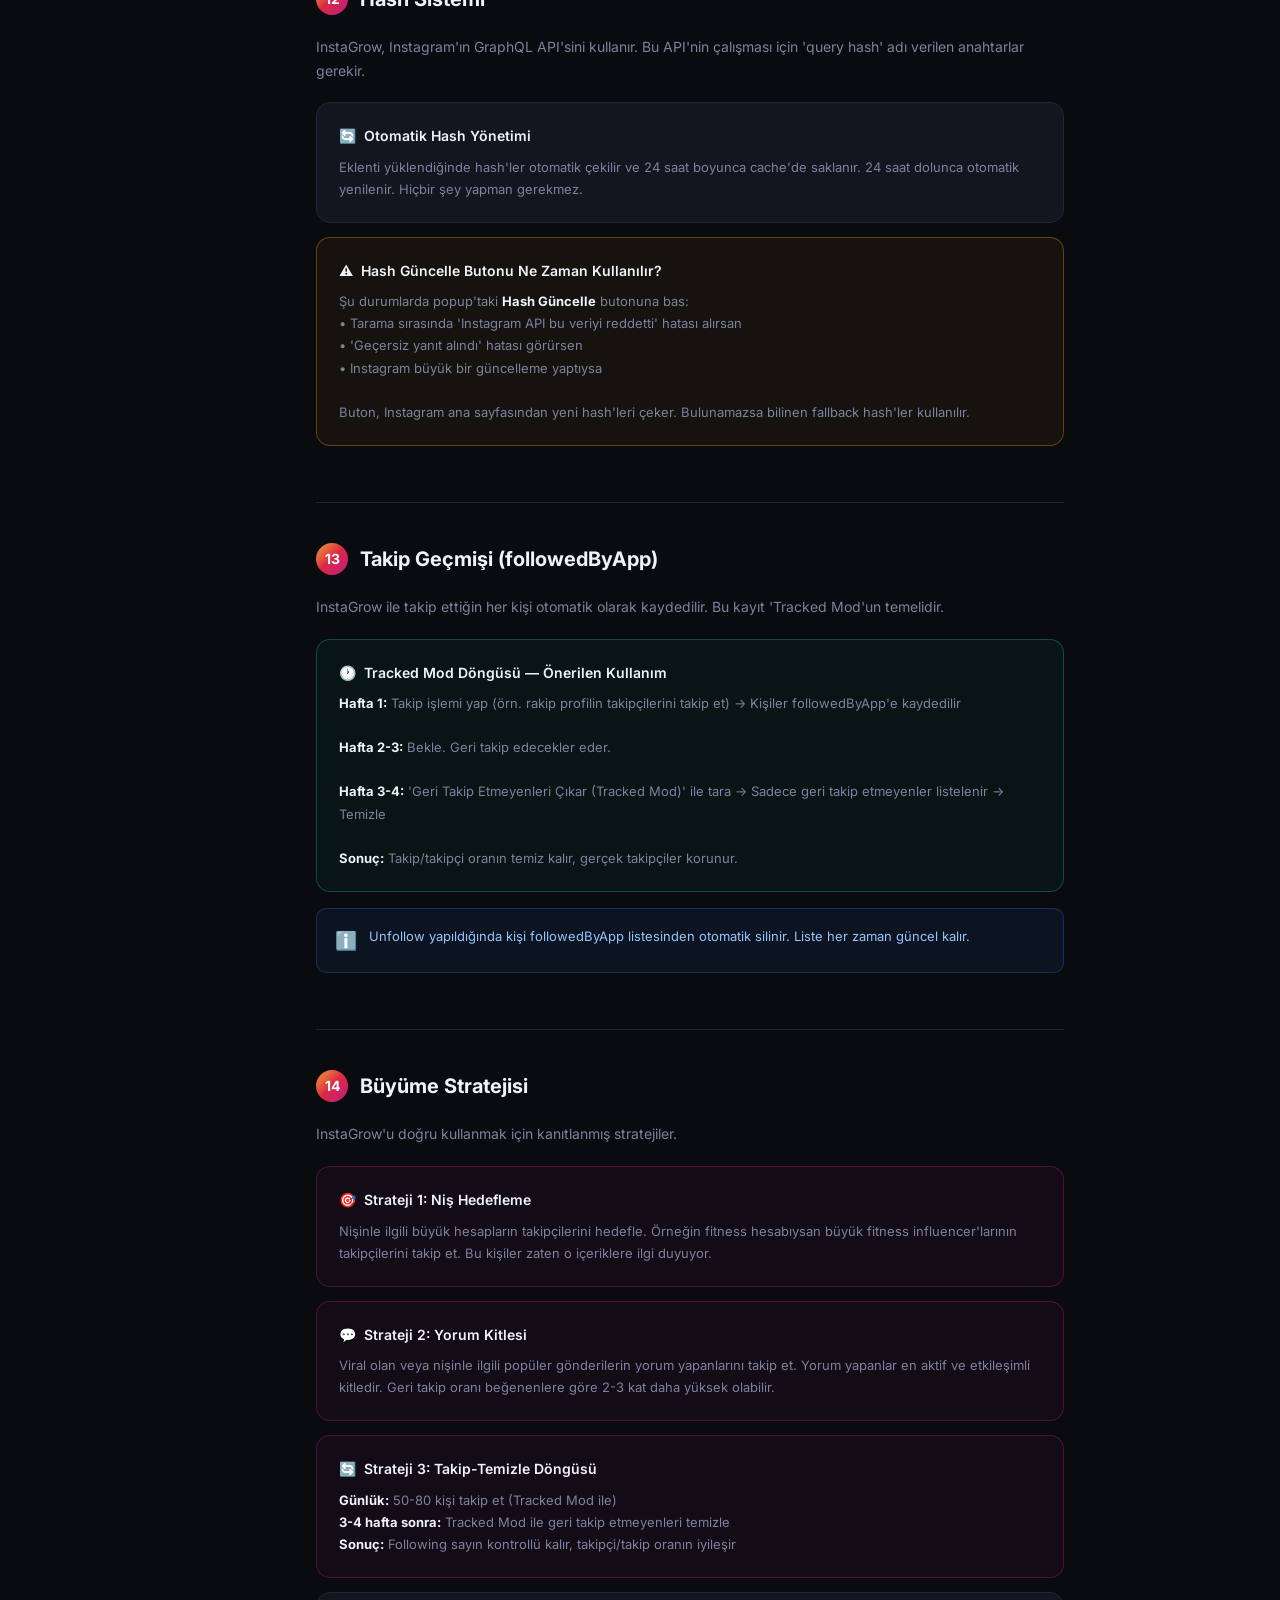
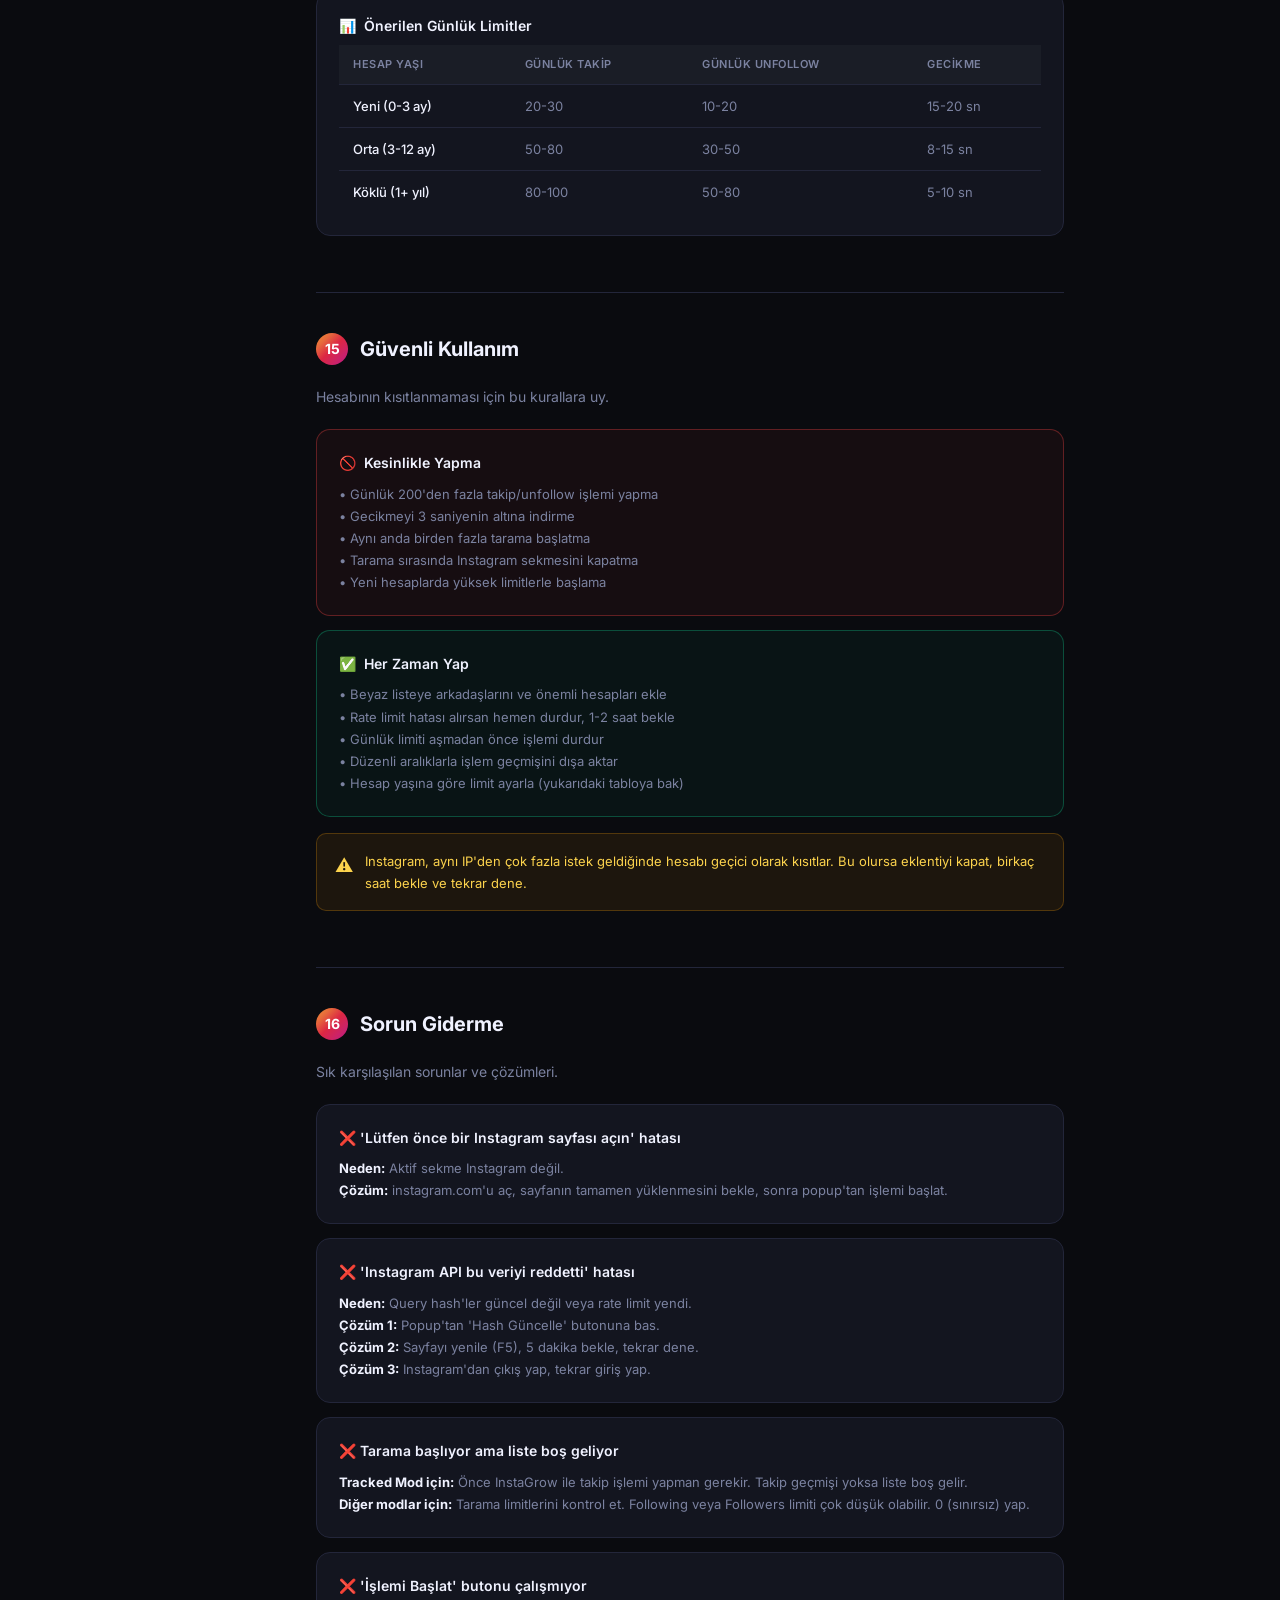
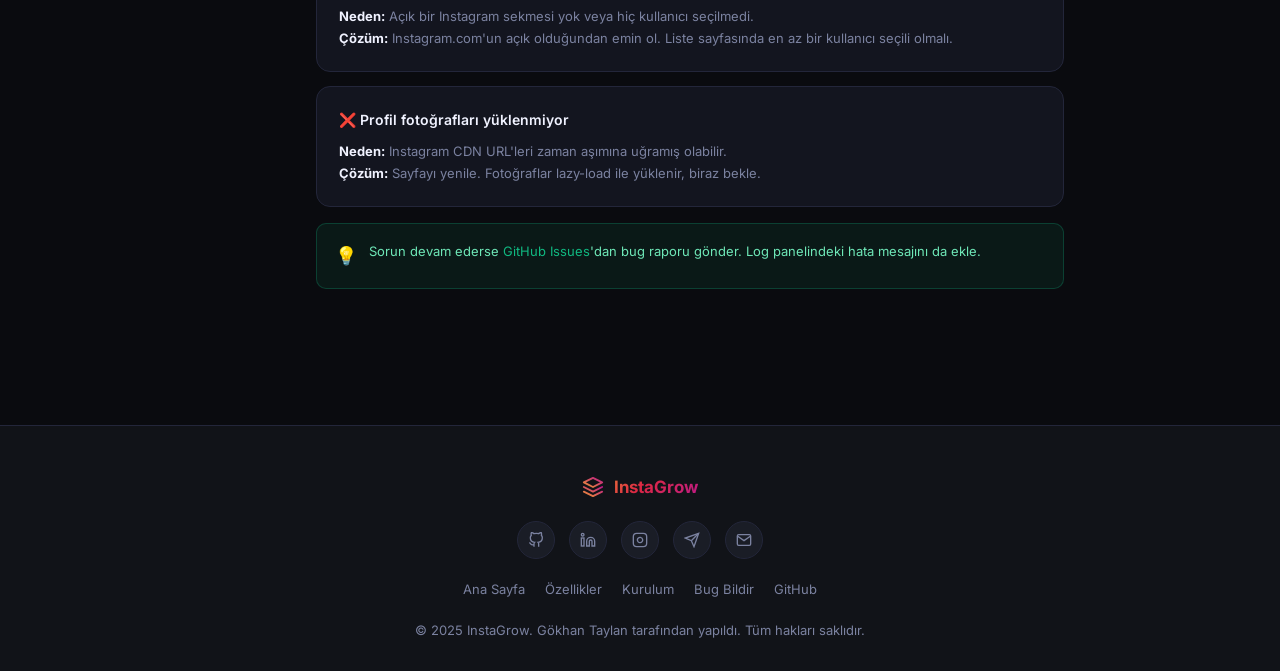
<file: pages/guide.html>
<!DOCTYPE html>
<html lang="tr" data-theme="dark">
<head>
  <meta charset="UTF-8">
  <meta name="viewport" content="width=device-width, initial-scale=1.0">
  <title>InstaGrow — Kullanım Kılavuzu</title>
  <meta name="description" content="InstaGrow kullanım kılavuzu. Adım adım talimatlar, ipuçları ve ileri seviye kullanım.">
  <link rel="preconnect" href="https://fonts.googleapis.com">
  <link href="https://fonts.googleapis.com/css2?family=Inter:wght@300;400;500;600;700;800&display=swap" rel="stylesheet">
  <style>
    :root {
      --bg: #0a0b0f; --bg2: #111318; --bg3: #1a1d26;
      --border: #23263a; --text: #f0f2ff; --muted: #7b82a0;
      --accent: #bc1888; --accent2: #f09433;
      --grad: linear-gradient(135deg,#f09433 0%,#e6683c 25%,#dc2743 50%,#cc2366 75%,#bc1888 100%);
      --card-bg: #13151f; --success: #10b981; --warning: #f59e0b; --danger: #ef4444;
    }
    [data-theme="light"] {
      --bg:#f5f6fa; --bg2:#fff; --bg3:#eef0f8; --border:#dde0f0;
      --text:#0d0f1a; --muted:#6b7280; --card-bg:#fff;
    }
    *{box-sizing:border-box;margin:0;padding:0;}
    html{scroll-behavior:smooth;}
    body{font-family:'Inter',sans-serif;background:var(--bg);color:var(--text);line-height:1.6;}
    a{text-decoration:none;color:inherit;}

    /* NAV */
    nav{
      position:fixed;top:0;left:0;right:0;z-index:100;
      background:rgba(10,11,15,0.88);backdrop-filter:blur(16px);
      border-bottom:1px solid var(--border);
      padding:0 24px;height:64px;
      display:flex;align-items:center;justify-content:space-between;
      transition:background 0.3s;
    }
    [data-theme="light"] nav{background:rgba(245,246,250,0.92);}
    .nav-logo{display:flex;align-items:center;gap:10px;font-size:17px;font-weight:700;
      background:var(--grad);-webkit-background-clip:text;-webkit-text-fill-color:transparent;}
    .nav-right{display:flex;align-items:center;gap:10px;}
    .nav-back{display:inline-flex;align-items:center;gap:6px;
      background:var(--bg3);border:1px solid var(--border);color:var(--muted);
      padding:7px 14px;border-radius:20px;font-size:13px;font-weight:500;
      transition:all 0.2s;cursor:pointer;}
    .nav-back:hover{color:var(--text);border-color:var(--accent);}
    .lang-btn,.theme-btn{background:var(--bg3);border:1px solid var(--border);
      color:var(--muted);padding:6px 14px;border-radius:20px;
      font-size:13px;font-weight:500;cursor:pointer;font-family:inherit;transition:all 0.2s;}
    .theme-btn{width:38px;height:38px;padding:0;border-radius:50%;display:flex;align-items:center;justify-content:center;font-size:16px;}
    .lang-btn:hover,.theme-btn:hover{color:var(--text);border-color:var(--accent);}

    /* LAYOUT */
    body{padding-top:64px;}
    .layout{display:grid;grid-template-columns:260px 1fr;gap:0;min-height:calc(100vh - 64px);}
    @media(max-width:900px){.layout{grid-template-columns:1fr;} .sidebar{display:none;}}

    /* SIDEBAR */
    .sidebar{
      position:sticky;top:64px;height:calc(100vh - 64px);overflow-y:auto;
      border-right:1px solid var(--border);padding:24px 0;
      background:var(--bg2);
    }
    .sidebar::-webkit-scrollbar{width:4px;}
    .sidebar::-webkit-scrollbar-thumb{background:var(--border);border-radius:2px;}
    .sidebar-section{margin-bottom:8px;}
    .sidebar-label{font-size:10px;font-weight:700;text-transform:uppercase;letter-spacing:1.5px;
      color:var(--muted);padding:8px 20px 4px;}
    .sidebar-link{display:flex;align-items:center;gap:8px;
      padding:8px 20px;font-size:13px;color:var(--muted);
      border-left:2px solid transparent;transition:all 0.15s;cursor:pointer;}
    .sidebar-link:hover{color:var(--text);background:var(--bg3);}
    .sidebar-link.active{color:var(--accent);border-left-color:var(--accent);background:rgba(188,24,136,0.06);}
    .sidebar-link .icon{font-size:15px;width:20px;text-align:center;flex-shrink:0;}

    /* CONTENT */
    .content{padding:48px 56px 80px;max-width:860px;}
    @media(max-width:1100px){.content{padding:32px 28px 60px;}}

    /* HERO */
    .guide-hero{margin-bottom:48px;}
    .guide-tag{font-size:11px;font-weight:700;text-transform:uppercase;letter-spacing:1.5px;
      color:var(--accent);margin-bottom:10px;}
    .guide-title{font-size:clamp(1.8rem,3vw,2.6rem);font-weight:800;line-height:1.2;margin-bottom:12px;}
    .guide-title .grad{background:var(--grad);-webkit-background-clip:text;-webkit-text-fill-color:transparent;}
    .guide-sub{color:var(--muted);font-size:1rem;max-width:580px;}

    /* SECTION */
    .guide-section{margin-bottom:56px;scroll-margin-top:80px;}
    .section-num{display:inline-flex;align-items:center;justify-content:center;
      width:32px;height:32px;border-radius:50%;
      background:var(--grad);color:white;font-weight:700;font-size:14px;
      flex-shrink:0;margin-right:12px;}
    .section-header{display:flex;align-items:center;margin-bottom:20px;}
    .section-title{font-size:1.25rem;font-weight:700;}
    .section-desc{color:var(--muted);font-size:14px;margin-bottom:20px;line-height:1.7;}

    /* CARDS */
    .card{background:var(--card-bg);border:1px solid var(--border);border-radius:14px;padding:22px;margin-bottom:14px;}
    .card-title{font-size:14px;font-weight:600;margin-bottom:8px;display:flex;align-items:center;gap:8px;}
    .card-body{font-size:13px;color:var(--muted);line-height:1.7;}
    .card-body strong{color:var(--text);}
    .card.highlight{border-color:rgba(188,24,136,0.35);background:rgba(188,24,136,0.05);}
    .card.warning{border-color:rgba(245,158,11,0.35);background:rgba(245,158,11,0.05);}
    .card.success{border-color:rgba(16,185,129,0.35);background:rgba(16,185,129,0.05);}
    .card.danger{border-color:rgba(239,68,68,0.35);background:rgba(239,68,68,0.05);}

    /* STEPS */
    .steps{display:flex;flex-direction:column;gap:0;position:relative;}
    .steps::before{content:'';position:absolute;left:19px;top:0;bottom:0;width:2px;background:var(--border);}
    .step{display:flex;gap:20px;padding-bottom:28px;position:relative;}
    .step-dot{width:40px;height:40px;border-radius:50%;flex-shrink:0;
      background:var(--grad);display:flex;align-items:center;justify-content:center;
      font-weight:700;font-size:14px;color:white;position:relative;z-index:1;}
    .step-body{padding-top:8px;flex:1;}
    .step-title{font-size:14px;font-weight:600;margin-bottom:6px;}
    .step-desc{font-size:13px;color:var(--muted);line-height:1.7;}
    .step-desc strong{color:var(--text);}

    /* TABLE */
    .guide-table{width:100%;border-collapse:collapse;font-size:13px;margin:16px 0;}
    .guide-table th{background:var(--bg3);color:var(--muted);font-weight:600;font-size:11px;
      text-transform:uppercase;letter-spacing:0.5px;padding:10px 14px;text-align:left;
      border-bottom:1px solid var(--border);}
    .guide-table td{padding:10px 14px;border-bottom:1px solid var(--border);color:var(--muted);}
    .guide-table td:first-child{color:var(--text);font-weight:500;}
    .guide-table tr:last-child td{border-bottom:none;}

    /* TAGS */
    .tag{display:inline-block;padding:2px 10px;border-radius:10px;font-size:11px;font-weight:600;}
    .tag-green{background:rgba(16,185,129,0.12);color:var(--success);border:1px solid rgba(16,185,129,0.25);}
    .tag-yellow{background:rgba(245,158,11,0.12);color:var(--warning);border:1px solid rgba(245,158,11,0.25);}
    .tag-red{background:rgba(239,68,68,0.12);color:var(--danger);border:1px solid rgba(239,68,68,0.25);}
    .tag-purple{background:rgba(188,24,136,0.12);color:#e879c8;border:1px solid rgba(188,24,136,0.25);}

    /* CALLOUT */
    .callout{display:flex;gap:12px;padding:16px 18px;border-radius:10px;margin:16px 0;font-size:13px;line-height:1.7;}
    .callout.info{background:rgba(59,130,246,0.08);border:1px solid rgba(59,130,246,0.25);color:#93c5fd;}
    .callout.warn{background:rgba(245,158,11,0.08);border:1px solid rgba(245,158,11,0.25);color:#fcd34d;}
    .callout.tip{background:rgba(16,185,129,0.08);border:1px solid rgba(16,185,129,0.25);color:#6ee7b7;}
    .callout.danger{background:rgba(239,68,68,0.08);border:1px solid rgba(239,68,68,0.25);color:#fca5a5;}
    .callout-icon{font-size:18px;flex-shrink:0;margin-top:1px;}
    .callout strong{color:var(--text);}

    /* CODE */
    .code{background:var(--bg);border:1px solid var(--border);border-radius:8px;
      padding:12px 16px;font-family:monospace;font-size:12px;color:#e879c8;margin:10px 0;}

    /* DIVIDER */
    hr{border:none;border-top:1px solid var(--border);margin:40px 0;}

    /* TOC MOBILE */
    .toc-mobile{display:none;background:var(--card-bg);border:1px solid var(--border);
      border-radius:12px;padding:16px;margin-bottom:32px;}
    @media(max-width:900px){.toc-mobile{display:block;}}
    .toc-mobile summary{font-size:14px;font-weight:600;cursor:pointer;list-style:none;
      display:flex;align-items:center;justify-content:space-between;}
    .toc-mobile summary::after{content:'▼';font-size:11px;color:var(--muted);}
    .toc-mobile a{display:block;padding:6px 0;font-size:13px;color:var(--muted);border-bottom:1px solid var(--border);}
    .toc-mobile a:last-child{border-bottom:none;}
    .toc-mobile a:hover{color:var(--accent);}

    /* FOOTER */
    footer{border-top:1px solid var(--border);padding:48px 24px 32px;text-align:center;background:var(--bg2);}
    .footer-logo{display:inline-flex;align-items:center;gap:10px;font-size:17px;font-weight:700;
      background:var(--grad);-webkit-background-clip:text;background-clip:text;-webkit-text-fill-color:transparent;
      margin-bottom:20px;text-decoration:none;}
    .footer-social{display:flex;gap:14px;justify-content:center;margin-bottom:20px;}
    .social-icon{width:38px;height:38px;border-radius:50%;background:var(--bg3);border:1px solid var(--border);
      display:flex;align-items:center;justify-content:center;color:var(--muted);transition:all 0.2s;}
    .social-icon:hover{border-color:var(--accent);color:var(--accent);}
    .footer-links{display:flex;gap:20px;justify-content:center;flex-wrap:wrap;margin-bottom:20px;}
    .footer-links a{color:var(--muted);font-size:13px;transition:color 0.2s;}
    .footer-links a:hover{color:var(--accent);}
    footer p{font-size:13px;color:var(--muted);}
  </style>
</head>
<body>

<nav>
  <div class="nav-logo">
    <a href="index.html" style="display:flex;align-items:center;gap:10px;background:var(--grad);-webkit-background-clip:text;background-clip:text;-webkit-text-fill-color:transparent;font-size:17px;font-weight:700;">
    <svg width="26" height="26" viewBox="0 0 24 24" fill="none" stroke="url(#gg)" stroke-width="2" stroke-linecap="round" stroke-linejoin="round">
      <defs><linearGradient id="gg" x1="0%" y1="100%" x2="100%" y2="0%"><stop offset="0%" stop-color="#f09433"/><stop offset="100%" stop-color="#bc1888"/></linearGradient></defs>
      <path d="M12 2L2 7l10 5 10-5-10-5z"/><path d="M2 17l10 5 10-5M2 12l10 5 10-5"/>
    </svg>
    InstaGrow
    </a>
  </div>
  <div class="nav-right">
    <a class="nav-back" href="index.html">← <span data-tr="Ana Sayfa" data-en="Home">Ana Sayfa</span></a>
    <button class="lang-btn" id="langBtn" onclick="toggleLang()">🌐 EN</button>
    <button class="theme-btn" id="themeBtn" onclick="toggleTheme()">🌙</button>
  </div>
</nav>

<div class="layout">
  <!-- SIDEBAR -->
  <aside class="sidebar">
    <div class="sidebar-section">
      <div class="sidebar-label" data-tr="BAŞLANGIÇ" data-en="GETTING STARTED">BAŞLANGIÇ</div>
      <a class="sidebar-link active" href="#kurulum" onclick="setActive(this)"><span class="icon">⚙️</span><span data-tr="Kurulum" data-en="Installation">Kurulum</span></a>
      <a class="sidebar-link" href="#ilk-adim" onclick="setActive(this)"><span class="icon">🚀</span><span data-tr="İlk Adım" data-en="First Steps">İlk Adım</span></a>
      <a class="sidebar-link" href="#popup" onclick="setActive(this)"><span class="icon">🖥️</span><span data-tr="Popup Arayüzü" data-en="Popup Interface">Popup Arayüzü</span></a>
    </div>
    <div class="sidebar-section">
      <div class="sidebar-label" data-tr="İŞLEM MODLARı" data-en="ACTION MODES">İŞLEM MODLARI</div>
      <a class="sidebar-link" href="#takip" onclick="setActive(this)"><span class="icon">➕</span><span data-tr="Takip İşlemleri" data-en="Follow Actions">Takip İşlemleri</span></a>
      <a class="sidebar-link" href="#unfollow" onclick="setActive(this)"><span class="icon">➖</span><span data-tr="Takipten Çıkarma" data-en="Unfollow Actions">Takipten Çıkarma</span></a>
      <a class="sidebar-link" href="#gonderi" onclick="setActive(this)"><span class="icon">📸</span><span data-tr="Gönderi İşlemleri" data-en="Post Actions">Gönderi İşlemleri</span></a>
    </div>
    <div class="sidebar-section">
      <div class="sidebar-label" data-tr="LİSTE SAYFASI" data-en="LIST PAGE">LİSTE SAYFASI</div>
      <a class="sidebar-link" href="#liste" onclick="setActive(this)"><span class="icon">📋</span><span data-tr="Liste Kullanımı" data-en="List Usage">Liste Kullanımı</span></a>
      <a class="sidebar-link" href="#export" onclick="setActive(this)"><span class="icon">📤</span><span data-tr="Dışa Aktarma" data-en="Export">Dışa Aktarma</span></a>
    </div>
    <div class="sidebar-section">
      <div class="sidebar-label" data-tr="GELİŞMİŞ" data-en="ADVANCED">GELİŞMİŞ</div>
      <a class="sidebar-link" href="#filtreler" onclick="setActive(this)"><span class="icon">🔍</span><span data-tr="Filtreler & Listeler" data-en="Filters & Lists">Filtreler & Listeler</span></a>
      <a class="sidebar-link" href="#otomasyon" onclick="setActive(this)"><span class="icon">🤖</span><span data-tr="Otomasyon" data-en="Automation">Otomasyon</span></a>
      <a class="sidebar-link" href="#limitler" onclick="setActive(this)"><span class="icon">⚙️</span><span data-tr="Limit Ayarları" data-en="Limit Settings">Limit Ayarları</span></a>
      <a class="sidebar-link" href="#hash" onclick="setActive(this)"><span class="icon">🔑</span><span data-tr="Hash Sistemi" data-en="Hash System">Hash Sistemi</span></a>
      <a class="sidebar-link" href="#tracked" onclick="setActive(this)"><span class="icon">🕐</span><span data-tr="Takip Geçmişi" data-en="Follow History">Takip Geçmişi</span></a>
    </div>
    <div class="sidebar-section">
      <div class="sidebar-label" data-tr="İPUÇLARI" data-en="TIPS">İPUÇLARI</div>
      <a class="sidebar-link" href="#strateji" onclick="setActive(this)"><span class="icon">🎯</span><span data-tr="Büyüme Stratejisi" data-en="Growth Strategy">Büyüme Stratejisi</span></a>
      <a class="sidebar-link" href="#guvenlik" onclick="setActive(this)"><span class="icon">🛡️</span><span data-tr="Güvenli Kullanım" data-en="Safe Usage">Güvenli Kullanım</span></a>
      <a class="sidebar-link" href="#sorun" onclick="setActive(this)"><span class="icon">🔧</span><span data-tr="Sorun Giderme" data-en="Troubleshooting">Sorun Giderme</span></a>
    </div>
  </aside>

  <!-- MAIN CONTENT -->
  <main class="content">

    <!-- MOBILE TOC -->
    <details class="toc-mobile">
      <summary data-tr="📖 İçindekiler" data-en="📖 Table of Contents">📖 İçindekiler</summary>
      <a href="#kurulum" data-tr="⚙️ Kurulum" data-en="⚙️ Installation">⚙️ Kurulum</a>
      <a href="#ilk-adim" data-tr="🚀 İlk Adım" data-en="🚀 First Steps">🚀 İlk Adım</a>
      <a href="#popup" data-tr="🖥️ Popup Arayüzü" data-en="🖥️ Popup Interface">🖥️ Popup Arayüzü</a>
      <a href="#takip" data-tr="➕ Takip İşlemleri" data-en="➕ Follow Actions">➕ Takip İşlemleri</a>
      <a href="#unfollow" data-tr="➖ Takipten Çıkarma" data-en="➖ Unfollow Actions">➖ Takipten Çıkarma</a>
      <a href="#gonderi" data-tr="📸 Gönderi İşlemleri" data-en="📸 Post Actions">📸 Gönderi İşlemleri</a>
      <a href="#liste" data-tr="📋 Liste Kullanımı" data-en="📋 List Usage">📋 Liste Kullanımı</a>
      <a href="#filtreler" data-tr="🔍 Filtreler" data-en="🔍 Filters">🔍 Filtreler</a>
      <a href="#otomasyon" data-tr="🤖 Otomasyon" data-en="🤖 Automation">🤖 Otomasyon</a>
      <a href="#limitler" data-tr="⚙️ Limit Ayarları" data-en="⚙️ Limit Settings">⚙️ Limit Ayarları</a>
      <a href="#strateji" data-tr="🎯 Büyüme Stratejisi" data-en="🎯 Growth Strategy">🎯 Büyüme Stratejisi</a>
      <a href="#guvenlik" data-tr="🛡️ Güvenli Kullanım" data-en="🛡️ Safe Usage">🛡️ Güvenli Kullanım</a>
      <a href="#sorun" data-tr="🔧 Sorun Giderme" data-en="🔧 Troubleshooting">🔧 Sorun Giderme</a>
    </details>

    <!-- HERO -->
    <div class="guide-hero">
      <div class="guide-tag" data-tr="KULLANIM KILAVUZU" data-en="USER GUIDE">KULLANIM KILAVUZU</div>
      <h1 class="guide-title"><span class="grad" data-tr="Adım Adım" data-en="Step by Step">Adım Adım</span><br><span data-tr="Tam Kullanım Rehberi" data-en="Complete Usage Guide">Tam Kullanım Rehberi</span></h1>
      <p class="guide-sub" data-tr="Hiç bilmeyenden ileri seviyeye. Her özelliği, her ayarı, her senaryoyu bu sayfada bulacaksın." data-en="From beginner to advanced. Every feature, every setting, every scenario — all on this page.">Hiç bilmeyenden ileri seviyeye. Her özelliği, her ayarı, her senaryoyu bu sayfada bulacaksın.</p>
    </div>

    <!-- 1. KURULUM -->
    <section class="guide-section" id="kurulum">
      <div class="section-header">
        <span class="section-num">1</span>
        <h2 class="section-title" data-tr="Kurulum" data-en="Installation">Kurulum</h2>
      </div>
      <p class="section-desc" data-tr="InstaGrow, Chrome Web Store'da değil. GitHub'dan indirip geliştirici modunda yüklüyorsun. 2 dakika sürer." data-en="InstaGrow is not on the Chrome Web Store. Download from GitHub and load in developer mode. Takes 2 minutes.">InstaGrow, Chrome Web Store'da değil. GitHub'dan indirip geliştirici modunda yüklüyorsun. 2 dakika sürer.</p>
      <div class="steps">
        <div class="step"><div class="step-dot">1</div><div class="step-body"><div class="step-title" data-tr="GitHub'dan ZIP indir" data-en="Download ZIP from GitHub">GitHub'dan ZIP indir</div><div class="step-desc" data-tr="<a href='https://github.com/gkhantyln/instagrow' target='_blank' style='color:var(--accent)'>github.com/gkhantyln/instagrow</a> adresine git → <strong>Code → Download ZIP</strong> butonuna tıkla → ZIP'i bir klasöre çıkart." data-en="Go to <a href='https://github.com/gkhantyln/instagrow' target='_blank' style='color:var(--accent)'>github.com/gkhantyln/instagrow</a> → Click <strong>Code → Download ZIP</strong> → Extract to a folder."><a href='https://github.com/gkhantyln/instagrow' target='_blank' style='color:var(--accent)'>github.com/gkhantyln/instagrow</a> adresine git → <strong>Code → Download ZIP</strong> butonuna tıkla → ZIP'i bir klasöre çıkart.</div></div></div>
        <div class="step"><div class="step-dot">2</div><div class="step-body"><div class="step-title" data-tr="Chrome'da Geliştirici Modu'nu aç" data-en="Enable Developer Mode in Chrome">Chrome'da Geliştirici Modu'nu aç</div><div class="step-desc">Chrome adres çubuğuna yaz: <div class="code">chrome://extensions/</div><span data-tr="Sağ üst köşedeki <strong>Geliştirici modu</strong> toggle'ını aç." data-en="Enable the <strong>Developer mode</strong> toggle in the top right corner.">Sağ üst köşedeki <strong>Geliştirici modu</strong> toggle'ını aç.</span></div></div></div>
        <div class="step"><div class="step-dot">3</div><div class="step-body"><div class="step-title" data-tr="Eklentiyi yükle" data-en="Load the extension">Eklentiyi yükle</div><div class="step-desc" data-tr="<strong>Paketlenmemiş öğe yükle</strong> butonuna tıkla → İndirdiğin klasördeki <strong>extension</strong> alt klasörünü seç → Tamam." data-en="Click <strong>Load unpacked</strong> → Select the <strong>extension</strong> subfolder from the downloaded folder → OK."><strong>Paketlenmemiş öğe yükle</strong> butonuna tıkla → İndirdiğin klasördeki <strong>extension</strong> alt klasörünü seç → Tamam.</div></div></div>
        <div class="step"><div class="step-dot">4</div><div class="step-body"><div class="step-title" data-tr="Sabitle ve hazır!" data-en="Pin and ready!">Sabitle ve hazır!</div><div class="step-desc" data-tr="Chrome araç çubuğundaki puzzle ikonuna tıkla → InstaGrow'un yanındaki <strong>📌 iğne</strong> ikonuna bas → Eklenti her zaman görünür olur." data-en="Click the puzzle icon in Chrome toolbar → Press the <strong>📌 pin</strong> icon next to InstaGrow → Extension is always visible.">Chrome araç çubuğundaki puzzle ikonuna tıkla → InstaGrow'un yanındaki <strong>📌 iğne</strong> ikonuna bas → Eklenti her zaman görünür olur.</div></div></div>
      </div>
      <div class="callout warn"><span class="callout-icon">⚠️</span><span data-tr="<strong>Önemli:</strong> Eklentiyi güncellemek için yeni ZIP'i indir, eski klasörün içeriğini değiştir ve chrome://extensions/ sayfasında <strong>Yenile</strong> ikonuna bas." data-en="<strong>Important:</strong> To update the extension, download the new ZIP, replace the old folder contents, and press the <strong>Refresh</strong> icon on chrome://extensions/."><strong>Önemli:</strong> Eklentiyi güncellemek için yeni ZIP'i indir, eski klasörün içeriğini değiştir ve chrome://extensions/ sayfasında <strong>Yenile</strong> ikonuna bas.</span></div>
    </section>

    <hr>

    <!-- 2. İLK ADIM -->
    <section class="guide-section" id="ilk-adim">
      <div class="section-header"><span class="section-num">2</span><h2 class="section-title" data-tr="İlk Adım — Genel Akış" data-en="First Steps — General Flow">İlk Adım — Genel Akış</h2></div>
      <p class="section-desc" data-tr="InstaGrow'un çalışma mantığı 3 aşamadan oluşur. Bunu anlarsan her şey netleşir." data-en="InstaGrow works in 3 phases. Understand this and everything becomes clear.">InstaGrow'un çalışma mantığı 3 aşamadan oluşur. Bunu anlarsan her şey netleşir.</p>
      <div class="card highlight">
        <div class="card-title">🔄 <span data-tr="Temel Akış" data-en="Core Flow">Temel Akış</span></div>
        <div class="card-body">
          <strong data-tr="1. TARA" data-en="1. SCAN">1. TARA</strong> → <span data-tr="Popup'tan işlem seç ve 'Hedefleri Tara' butonuna bas. Instagram API'den kullanıcı listesi çekilir." data-en="Select action from popup and press 'Scan Targets'. User list is fetched from Instagram API.">Popup'tan işlem seç ve 'Hedefleri Tara' butonuna bas. Instagram API'den kullanıcı listesi çekilir.</span><br><br>
          <strong data-tr="2. İNCELE" data-en="2. REVIEW">2. İNCELE</strong> → <span data-tr="Tarama bitince Liste Sayfası otomatik açılır. Kullanıcıları filtrele, hariç tut, seç." data-en="When scan completes, the List Page opens automatically. Filter, exclude, and select users.">Tarama bitince Liste Sayfası otomatik açılır. Kullanıcıları filtrele, hariç tut, seç.</span><br><br>
          <strong data-tr="3. UYGULA" data-en="3. APPLY">3. UYGULA</strong> → <span data-tr="Liste sayfasında 'İşlemi Başlat' butonuna bas. Seçili kullanıcılara işlem uygulanır." data-en="Press 'Start Action' on the list page. The action is applied to selected users.">Liste sayfasında 'İşlemi Başlat' butonuna bas. Seçili kullanıcılara işlem uygulanır.</span>
        </div>
      </div>
      <div class="callout info"><span class="callout-icon">ℹ️</span><span data-tr="Tarama sırasında Instagram sekmesini kapatma. Eklenti o sekme üzerinden çalışır." data-en="Don't close the Instagram tab during scanning. The extension works through that tab.">Tarama sırasında Instagram sekmesini kapatma. Eklenti o sekme üzerinden çalışır.</span></div>
    </section>

    <hr>

    <!-- 3. POPUP -->
    <section class="guide-section" id="popup">
      <div class="section-header"><span class="section-num">3</span><h2 class="section-title" data-tr="Popup Arayüzü" data-en="Popup Interface">Popup Arayüzü</h2></div>
      <p class="section-desc" data-tr="Eklenti ikonuna tıklayınca açılan popup, tüm kontrollerin merkezi." data-en="The popup that opens when you click the extension icon is the control center.">Eklenti ikonuna tıklayınca açılan popup, tüm kontrollerin merkezi.</p>
      <table class="guide-table">
        <thead><tr><th data-tr="Bölüm" data-en="Section">Bölüm</th><th data-tr="Ne İşe Yarar" data-en="What It Does">Ne İşe Yarar</th></tr></thead>
        <tbody>
          <tr><td data-tr="Durum Göstergesi (Hazır / Taranıyor...)" data-en="Status Indicator (Ready / Scanning...)">Durum Göstergesi</td><td data-tr="Eklentinin anlık durumunu gösterir. Yeşil nokta = aktif işlem var." data-en="Shows the current state. Green dot = active operation.">Eklentinin anlık durumunu gösterir. Yeşil nokta = aktif işlem var.</td></tr>
          <tr><td data-tr="Bulunan / İşlenen sayaçları" data-en="Found / Processed counters">Bulunan / İşlenen</td><td data-tr="Taramada kaç kişi bulundu ve kaçına işlem uygulandı." data-en="How many users were found in scan and how many were processed.">Taramada kaç kişi bulundu, kaçına işlem uygulandı.</td></tr>
          <tr><td data-tr="Yapılacak İşlem (dropdown)" data-en="Action Type (dropdown)">Yapılacak İşlem</td><td data-tr="8 farklı işlem modu. Seçime göre bilgi kutusu otomatik güncellenir." data-en="8 different action modes. Info box updates automatically based on selection.">8 farklı işlem modu. Seçime göre bilgi kutusu güncellenir.</td></tr>
          <tr><td data-tr="Hedefleri Tara butonu" data-en="Scan Targets button">Hedefleri Tara</td><td data-tr="Seçili işlem için Instagram'dan kullanıcı listesini çeker." data-en="Fetches the user list from Instagram for the selected action.">Seçili işlem için kullanıcı listesini çeker.</td></tr>
          <tr><td data-tr="İşlemi Durdur butonu" data-en="Stop Action button">İşlemi Durdur</td><td data-tr="Tarama veya işlem sırasında her an durdurabilirsin." data-en="You can stop at any time during scanning or processing.">Tarama veya işlem sırasında her an durdurabilirsin.</td></tr>
          <tr><td data-tr="Hash Güncelle butonu" data-en="Update Hash button">Hash Güncelle</td><td data-tr="Instagram API hash'lerini manuel olarak yeniler. Hata alırsan kullan." data-en="Manually refreshes Instagram API hashes. Use when you get errors.">Instagram API hash'lerini manuel yeniler.</td></tr>
          <tr><td data-tr="Listeyi Gör butonu" data-en="View List button">Listeyi Gör</td><td data-tr="Son tarama sonucunu liste sayfasında açar." data-en="Opens the last scan result in the list page.">Son tarama sonucunu liste sayfasında açar.</td></tr>
          <tr><td data-tr="Güvenlik & Limit Ayarları" data-en="Security & Limit Settings">Güvenlik & Limit</td><td data-tr="Gecikme süreleri, günlük limit, tarama limitleri. Accordion ile açılır/kapanır." data-en="Delay times, daily limit, scan limits. Opens/closes with accordion.">Gecikme, günlük limit, tarama limitleri.</td></tr>
          <tr><td data-tr="Gelişmiş Filtreler & Otomasyon" data-en="Advanced Filters & Automation">Gelişmiş Filtreler</td><td data-tr="Gizli profil atla, fotoğrafsız atla, auto-like, auto-story, beyaz/kara liste." data-en="Skip private, skip no-pic, auto-like, auto-story, white/blacklist.">Gizli atla, auto-like, auto-story, listeler.</td></tr>
          <tr><td data-tr="İşlem Kayıtları (Log)" data-en="Action Logs">İşlem Kayıtları</td><td data-tr="Gerçek zamanlı log paneli. Çöp kutusu ikonu ile temizlenebilir." data-en="Real-time log panel. Can be cleared with the trash icon.">Gerçek zamanlı log paneli.</td></tr>
        </tbody>
      </table>
    </section>

    <hr>

    <!-- 4. TAKİP -->
    <section class="guide-section" id="takip">
      <div class="section-header"><span class="section-num">4</span><h2 class="section-title" data-tr="Takip İşlemleri" data-en="Follow Actions">Takip İşlemleri</h2></div>
      <p class="section-desc" data-tr="Hedef bir profilin takipçilerini veya takip ettiklerini takip etmek için kullanılır. Profil sayfasında olman gerekir." data-en="Used to follow the followers or following of a target profile. You need to be on their profile page.">Hedef bir profilin takipçilerini veya takip ettiklerini takip etmek için kullanılır. Profil sayfasında olman gerekir.</p>

      <div class="card">
        <div class="card-title">👥 <span data-tr="Bu Kişinin Takipçilerini Takip Et" data-en="Follow This Person's Followers">Bu Kişinin Takipçilerini Takip Et</span></div>
        <div class="card-body">
          <span data-tr="<strong>Ne yapar:</strong> Hedef profilin takipçi listesindeki kişileri takip eder.<br><strong>Nasıl kullanılır:</strong><br>1. Instagram'da hedef profilin sayfasına git (örn. instagram.com/nike)<br>2. Popup'tan bu modu seç<br>3. 'Hedefleri Tara' butonuna bas<br>4. Liste sayfasında kullanıcıları incele ve 'İşlemi Başlat'a bas<br><strong>İpucu:</strong> Rakip markaların veya nişindeki büyük hesapların takipçilerini hedefle." data-en="<strong>What it does:</strong> Follows people in the target profile's follower list.<br><strong>How to use:</strong><br>1. Go to the target profile on Instagram (e.g. instagram.com/nike)<br>2. Select this mode from popup<br>3. Press 'Scan Targets'<br>4. Review users on list page and press 'Start Action'<br><strong>Tip:</strong> Target followers of competitor brands or large accounts in your niche."><strong>Ne yapar:</strong> Hedef profilin takipçi listesindeki kişileri takip eder.<br><strong>Nasıl kullanılır:</strong><br>1. Instagram'da hedef profilin sayfasına git (örn. instagram.com/nike)<br>2. Popup'tan bu modu seç<br>3. 'Hedefleri Tara' butonuna bas<br>4. Liste sayfasında kullanıcıları incele ve 'İşlemi Başlat'a bas<br><strong>İpucu:</strong> Rakip markaların veya nişindeki büyük hesapların takipçilerini hedefle.</span>
        </div>
      </div>

      <div class="card">
        <div class="card-title">🔗 <span data-tr="Bu Kişinin Takip Ettiklerini Takip Et" data-en="Follow This Person's Following">Bu Kişinin Takip Ettiklerini Takip Et</span></div>
        <div class="card-body">
          <span data-tr="<strong>Ne yapar:</strong> Hedef profilin takip ettiği kişileri takip eder.<br><strong>Ne zaman kullanılır:</strong> Hedef kişinin takip ettiği hesaplar senin hedef kitlenle örtüşüyorsa. Örneğin bir influencer'ın takip ettiği markalar veya kişiler.<br><strong>Dikkat:</strong> Takip edilen liste genellikle daha küçük ve seçici olur." data-en="<strong>What it does:</strong> Follows the people that the target profile follows.<br><strong>When to use:</strong> When the accounts the target follows overlap with your target audience. For example, brands or people followed by an influencer.<br><strong>Note:</strong> The following list is usually smaller and more selective."><strong>Ne yapar:</strong> Hedef profilin takip ettiği kişileri takip eder.<br><strong>Ne zaman kullanılır:</strong> Hedef kişinin takip ettiği hesaplar senin hedef kitlenle örtüşüyorsa.<br><strong>Dikkat:</strong> Takip edilen liste genellikle daha küçük ve seçici olur.</span>
        </div>
      </div>

      <div class="callout tip"><span class="callout-icon">💡</span><span data-tr="<strong>Pro İpucu:</strong> Takip işlemlerinde 'Gizli Profilleri Atla' ve 'Profil Fotoğrafı Olmayanları Atla' filtrelerini aktif et. Bu sayede gerçek ve aktif hesapları hedeflersin." data-en="<strong>Pro Tip:</strong> Enable 'Skip Private Profiles' and 'Skip No Profile Picture' filters for follow actions. This way you target real and active accounts."><strong>Pro İpucu:</strong> Takip işlemlerinde 'Gizli Profilleri Atla' ve 'Profil Fotoğrafı Olmayanları Atla' filtrelerini aktif et. Bu sayede gerçek ve aktif hesapları hedeflersin.</span></div>
    </section>

    <hr>

    <!-- 5. UNFOLLOW -->
    <section class="guide-section" id="unfollow">
      <div class="section-header"><span class="section-num">5</span><h2 class="section-title" data-tr="Takipten Çıkarma İşlemleri" data-en="Unfollow Actions">Takipten Çıkarma İşlemleri</h2></div>
      <p class="section-desc" data-tr="4 farklı unfollow modu var. Hangisini ne zaman kullanacağını bilmek önemli." data-en="There are 4 different unfollow modes. Knowing when to use which one is important.">4 farklı unfollow modu var. Hangisini ne zaman kullanacağını bilmek önemli.</p>

      <div class="card">
        <div class="card-title">📋 <span data-tr="Geri Takip Etmeyenleri Çıkar — Tüm Liste" data-en="Remove Non-Followers — Full List">Geri Takip Etmeyenleri Çıkar — Tüm Liste</span> <span class="tag tag-yellow" data-tr="Yavaş" data-en="Slow">Yavaş</span></div>
        <div class="card-body"><span data-tr="Şu an takip ettiğin <strong>herkesi</strong> tarar. Takipçi listende olmayanları bulur.<br><strong>Ne zaman kullan:</strong> Hesabını ilk kez temizlerken veya tüm following listeni gözden geçirmek istediğinde.<br><strong>Dikkat:</strong> Çok fazla takip ediyorsan tarama uzun sürebilir. Followers limitini Following limitinden 3-4 kat büyük ayarla." data-en="Scans <strong>everyone</strong> you currently follow. Finds those not in your follower list.<br><strong>When to use:</strong> When cleaning your account for the first time or reviewing your entire following list.<br><strong>Note:</strong> If you follow many people, scanning may take a long time. Set Followers limit 3-4x larger than Following limit.">Şu an takip ettiğin <strong>herkesi</strong> tarar. Takipçi listende olmayanları bulur.<br><strong>Ne zaman kullan:</strong> Hesabını ilk kez temizlerken.<br><strong>Dikkat:</strong> Followers limitini Following limitinden 3-4 kat büyük ayarla.</span></div>
      </div>

      <div class="card success">
        <div class="card-title">🕐 <span data-tr="Geri Takip Etmeyenleri Çıkar — Uygulama ile Takip Edilenler" data-en="Remove Non-Followers — App Tracked">Geri Takip Etmeyenleri Çıkar — Uygulama ile Takip Edilenler</span> <span class="tag tag-green" data-tr="Önerilen" data-en="Recommended">Önerilen</span></div>
        <div class="card-body"><span data-tr="Sadece <strong>InstaGrow ile takip ettiğin</strong> kişileri kontrol eder. Geri takip etmeyenleri listeler.<br><strong>Ne zaman kullan:</strong> Düzenli kullanımda en verimli mod budur. Takip ettiğin kişileri takip eder, geri dönmeyenleri temizlersin.<br><strong>Nasıl çalışır:</strong> Her takip işleminde kişi 'followedByApp' listesine kaydedilir. Bu mod sadece o listeyi kontrol eder.<br><strong>Dikkat:</strong> Takip geçmişi yoksa liste boş gelir. Önce takip işlemi yapman gerekir." data-en="Only checks people <strong>you followed with InstaGrow</strong>. Lists those who didn't follow back.<br><strong>When to use:</strong> This is the most efficient mode for regular use. Follow people, then clean those who don't follow back.<br><strong>How it works:</strong> Each follow action saves the person to 'followedByApp' list. This mode only checks that list.<br><strong>Note:</strong> If there's no follow history, the list will be empty. You need to follow first.">Sadece <strong>InstaGrow ile takip ettiğin</strong> kişileri kontrol eder.<br><strong>Ne zaman kullan:</strong> Düzenli kullanımda en verimli mod budur.<br><strong>Dikkat:</strong> Takip geçmişi yoksa liste boş gelir.</span></div>
      </div>

      <div class="card warning">
        <div class="card-title">⚠️ <span data-tr="Geri Takip Edenleri Çıkar" data-en="Remove Followers (Unfollow Back)">Geri Takip Edenleri Çıkar</span></div>
        <div class="card-body"><span data-tr="Seni takip eden ama senin takip ettiğin kişileri çıkarır. <strong>Takipçi sayın azalır.</strong><br><strong>Ne zaman kullan:</strong> Takip/takipçi oranını düzeltmek istediğinde. Örneğin çok fazla kişiyi takip edip az takipçin varsa." data-en="Removes people who follow you but you also follow. <strong>Your follower count will decrease.</strong><br><strong>When to use:</strong> When you want to fix your follow/follower ratio. For example if you follow too many people with few followers.">Seni takip eden ama senin takip ettiğin kişileri çıkarır. <strong>Takipçi sayın azalır.</strong><br><strong>Ne zaman kullan:</strong> Takip/takipçi oranını düzeltmek istediğinde.</span></div>
      </div>

      <div class="card">
        <div class="card-title">🔒 <span data-tr="Hesabı Gizli Olanları Çıkar" data-en="Remove Private Accounts">Hesabı Gizli Olanları Çıkar</span></div>
        <div class="card-body"><span data-tr="Takip ettiğin private (gizli) hesapları listeler ve çıkarmanı sağlar.<br><strong>Ne zaman kullan:</strong> Gizli hesapların içeriklerini göremiyorsun ve onları takip etmenin bir anlamı yoksa.<br><strong>Hızlı mod:</strong> Followers listesine gerek duymaz, sadece following listesini tarar." data-en="Lists private accounts you follow and lets you remove them.<br><strong>When to use:</strong> When you can't see private accounts' content and following them has no value.<br><strong>Fast mode:</strong> Doesn't need followers list, only scans following list.">Takip ettiğin private hesapları listeler.<br><strong>Hızlı mod:</strong> Sadece following listesini tarar, çok hızlıdır.</span></div>
      </div>
    </section>

    <hr>

    <!-- 6. GONDERİ -->
    <section class="guide-section" id="gonderi">
      <div class="section-header"><span class="section-num">6</span><h2 class="section-title" data-tr="Gönderi İşlemleri" data-en="Post Actions">Gönderi İşlemleri</h2></div>
      <p class="section-desc" data-tr="Bir post veya reels'in beğenenlerini ya da yorum yapanlarını takip et. En yüksek kaliteli kitleye ulaşmanın yolu." data-en="Follow likers or commenters of a post or reels. The best way to reach the highest quality audience.">Bir post veya reels'in beğenenlerini ya da yorum yapanlarını takip et. En yüksek kaliteli kitleye ulaşmanın yolu.</p>

      <div class="card highlight">
        <div class="card-title">❤️ <span data-tr="Gönderiyi Beğenenleri Takip Et" data-en="Follow Post Likers">Gönderiyi Beğenenleri Takip Et</span> <span class="tag tag-purple" data-tr="Yüksek Kalite" data-en="High Quality">Yüksek Kalite</span></div>
        <div class="card-body"><span data-tr="<strong>Nasıl kullanılır:</strong><br>1. Instagram'da bir gönderi veya reels'e tıkla (URL'de /p/ veya /reel/ olmalı)<br>2. Popup'tan bu modu seç<br>3. 'Hedefleri Tara' butonuna bas<br><strong>Teknik detay:</strong> Önce V1 API ile hızlı çekim yapar (~100 kişi), sonra GraphQL ile tüm listeyi tamamlar. Duplicate'ler otomatik atlanır.<br><strong>İpucu:</strong> Viral olan veya nişinle ilgili popüler gönderilerin beğenenlerini hedefle." data-en="<strong>How to use:</strong><br>1. Click on a post or reels on Instagram (URL must contain /p/ or /reel/)<br>2. Select this mode from popup<br>3. Press 'Scan Targets'<br><strong>Technical detail:</strong> First does a quick fetch with V1 API (~100 people), then completes the full list with GraphQL. Duplicates are automatically skipped.<br><strong>Tip:</strong> Target likers of viral posts or popular content related to your niche."><strong>Nasıl kullanılır:</strong><br>1. Instagram'da bir gönderi veya reels'e tıkla<br>2. Popup'tan bu modu seç → 'Hedefleri Tara'<br><strong>İpucu:</strong> Viral olan veya nişinle ilgili popüler gönderilerin beğenenlerini hedefle.</span></div>
      </div>

      <div class="card highlight">
        <div class="card-title">💬 <span data-tr="Gönderiye Yorum Yapanları Takip Et" data-en="Follow Post Commenters">Gönderiye Yorum Yapanları Takip Et</span> <span class="tag tag-purple" data-tr="En Yüksek Kalite" data-en="Highest Quality">En Yüksek Kalite</span></div>
        <div class="card-body"><span data-tr="<strong>Ne yapar:</strong> Bir gönderiye yorum yapmış kişileri takip eder.<br><strong>Neden değerli:</strong> Yorum yapan kişiler beğenenden çok daha aktif ve etkileşimli. Geri takip oranı genellikle daha yüksek.<br><strong>Nasıl kullanılır:</strong> Gönderi sayfasındayken popup'tan seç ve tara.<br><strong>İpucu:</strong> Soru soran veya tartışma yaratan gönderilerin yorumcularını hedefle." data-en="<strong>What it does:</strong> Follows people who commented on a post.<br><strong>Why it's valuable:</strong> Commenters are much more active and engaged than likers. Follow-back rate is usually higher.<br><strong>How to use:</strong> While on a post page, select from popup and scan.<br><strong>Tip:</strong> Target commenters on posts that ask questions or spark discussion."><strong>Neden değerli:</strong> Yorum yapan kişiler beğenenden çok daha aktif. Geri takip oranı genellikle daha yüksek.<br><strong>İpucu:</strong> Soru soran veya tartışma yaratan gönderilerin yorumcularını hedefle.</span></div>
      </div>

      <div class="callout warn"><span class="callout-icon">⚠️</span><span data-tr="Gönderi işlemleri için mutlaka gönderi sayfasında olman gerekir. Profil sayfasında çalışmaz." data-en="For post actions, you must be on the post page. It doesn't work on profile pages.">Gönderi işlemleri için mutlaka gönderi sayfasında olman gerekir. Profil sayfasında çalışmaz.</span></div>
    </section>

    <hr>

    <!-- 7. LİSTE SAYFASI -->
    <section class="guide-section" id="liste">
      <div class="section-header"><span class="section-num">7</span><h2 class="section-title" data-tr="Liste Sayfası Kullanımı" data-en="List Page Usage">Liste Sayfası Kullanımı</h2></div>
      <p class="section-desc" data-tr="Tarama tamamlanınca otomatik açılan bu sayfa, işlemlerin kalbi. Burada her şeyi kontrol edersin." data-en="This page opens automatically when scanning is complete. It's the heart of operations. You control everything here.">Tarama tamamlanınca otomatik açılan bu sayfa, işlemlerin kalbi.</p>

      <div class="card">
        <div class="card-title">⚖️ <span data-tr="Karşılaştır Görünümü" data-en="Compare View">Karşılaştır Görünümü</span></div>
        <div class="card-body"><span data-tr="Following ve Followers listelerini yan yana gösterir. <strong>Yeşil işaretli</strong> kişiler seni takip ediyor demektir. Sadece 'Tüm Liste' ve 'Geri Takip Edenleri Çıkar' modlarında anlamlıdır." data-en="Shows Following and Followers lists side by side. <strong>Green marked</strong> people follow you. Only meaningful in 'Full List' and 'Remove Followers' modes.">Following ve Followers listelerini yan yana gösterir. <strong>Yeşil işaretli</strong> = seni takip ediyor.</span></div>
      </div>

      <div class="card">
        <div class="card-title">📋 <span data-tr="Liste Görünümü — Detaylı Tablo" data-en="List View — Detailed Table">Liste Görünümü — Detaylı Tablo</span></div>
        <div class="card-body">
          <span data-tr="<strong>Sütunlar:</strong> Seçim kutusu, sıra no, profil fotoğrafı, kullanıcı adı, ID, hesap türü (gizli/açık), geri takip durumu, takip tarihi (tracked modda), not, hariç tut, kaldır.<br><br><strong>Filtreleme:</strong><br>• Kullanıcı adı arama<br>• Gizli / Açık hesap filtresi<br>• Geri takip ediyor / etmiyor filtresi<br>• Hariç tutulanları göster/gizle<br><br><strong>Sıralama:</strong> Sütun başlıklarına tıklayarak sırala (kullanıcı adı, ID, hesap türü, geri takip)." data-en="<strong>Columns:</strong> Checkbox, row number, profile picture, username, ID, account type (private/public), follow-back status, follow date (tracked mode), note, exclude, remove.<br><br><strong>Filtering:</strong><br>• Username search<br>• Private / Public account filter<br>• Follows back / doesn't follow back filter<br>• Show/hide excluded users<br><br><strong>Sorting:</strong> Click column headers to sort (username, ID, account type, follow-back)."><strong>Sütunlar:</strong> Seçim, profil fotoğrafı, kullanıcı adı, ID, hesap türü, geri takip, not, hariç tut.<br><br><strong>Filtreleme:</strong> Kullanıcı adı arama, gizli/açık filtresi, geri takip filtresi, hariç tutulan filtresi.<br><br><strong>Sıralama:</strong> Sütun başlıklarına tıkla.</span>
        </div>
      </div>

      <div class="card">
        <div class="card-title">🎛️ <span data-tr="Topbar Butonları" data-en="Topbar Buttons">Topbar Butonları</span></div>
        <div class="card-body">
          <table class="guide-table" style="margin:0;">
            <thead><tr><th data-tr="Buton" data-en="Button">Buton</th><th data-tr="Ne Yapar" data-en="What It Does">Ne Yapar</th></tr></thead>
            <tbody>
              <tr><td data-tr="Tümünü Seç" data-en="Select All">Tümünü Seç</td><td data-tr="Hariç tutulmayanların hepsini seçer" data-en="Selects all non-excluded users">Hariç tutulmayanların hepsini seçer</td></tr>
              <tr><td data-tr="Seçimi Kaldır" data-en="Deselect All">Seçimi Kaldır</td><td data-tr="Tüm seçimleri kaldırır" data-en="Removes all selections">Tüm seçimleri kaldırır</td></tr>
              <tr><td data-tr="Seçilenleri Kaldır" data-en="Remove Selected">Seçilenleri Kaldır</td><td data-tr="Seçili kişileri listeden siler (işlem yapmaz)" data-en="Deletes selected people from list (no action taken)">Seçili kişileri listeden siler (işlem yapmaz)</td></tr>
              <tr><td data-tr="Kaydet" data-en="Save">Kaydet</td><td data-tr="Listeyi storage'a kaydeder" data-en="Saves the list to storage">Listeyi storage'a kaydeder</td></tr>
              <tr><td data-tr="İşlemi Başlat" data-en="Start Action">İşlemi Başlat</td><td data-tr="Seçili kullanıcılara işlem uygular" data-en="Applies action to selected users">Seçili kullanıcılara işlem uygular</td></tr>
            </tbody>
          </table>
        </div>
      </div>

      <div class="callout tip"><span class="callout-icon">💡</span><span data-tr="<strong>Hariç Tut</strong> özelliği ile bazı kişileri işlemden muaf tutabilirsin. Hariç tutulan kişiler listede soluk görünür ve 'İşlemi Başlat'tan etkilenmez." data-en="With the <strong>Exclude</strong> feature you can exempt certain people from the action. Excluded people appear faded in the list and are not affected by 'Start Action'."><strong>Hariç Tut</strong> özelliği ile bazı kişileri işlemden muaf tutabilirsin. Hariç tutulanlar 'İşlemi Başlat'tan etkilenmez.</span></div>
    </section>

    <hr>

    <!-- 8. EXPORT -->
    <section class="guide-section" id="export">
      <div class="section-header"><span class="section-num">8</span><h2 class="section-title" data-tr="Dışa Aktarma" data-en="Export">Dışa Aktarma</h2></div>
      <p class="section-desc" data-tr="İşlem geçmişini 3 farklı formatta indirebilirsin. Tüm butonlar liste sayfasının topbar'ında." data-en="You can download action history in 3 different formats. All buttons are in the list page topbar.">İşlem geçmişini 3 farklı formatta indirebilirsin.</p>
      <table class="guide-table">
        <thead><tr><th data-tr="Format" data-en="Format">Format</th><th data-tr="İçerik" data-en="Content">İçerik</th><th data-tr="Ne Zaman Kullan" data-en="When to Use">Ne Zaman Kullan</th></tr></thead>
        <tbody>
          <tr><td>CSV</td><td data-tr="Tarih, İşlem, Kullanıcı Adı, ID, Durum" data-en="Date, Action, Username, ID, Status">Tarih, İşlem, Kullanıcı Adı, ID, Durum</td><td data-tr="Excel veya Google Sheets'te analiz için" data-en="For analysis in Excel or Google Sheets">Excel / Google Sheets analizi</td></tr>
          <tr><td>TXT</td><td data-tr="Aynı veriler düz metin formatında" data-en="Same data in plain text format">Aynı veriler düz metin</td><td data-tr="Basit okuma veya paylaşım için" data-en="For simple reading or sharing">Basit okuma / paylaşım</td></tr>
          <tr><td>JSON</td><td data-tr="Yapılandırılmış veri, tüm alanlar" data-en="Structured data, all fields">Yapılandırılmış veri, tüm alanlar</td><td data-tr="Programatik işleme veya yedekleme için" data-en="For programmatic processing or backup">Programatik işleme / yedekleme</td></tr>
        </tbody>
      </table>
      <div class="callout info"><span class="callout-icon">ℹ️</span><span data-tr="İşlem geçmişi maksimum <strong>5000 kayıt</strong> saklar. Aşılınca en eski kayıtlar silinir. Düzenli olarak dışa aktar." data-en="Action history stores a maximum of <strong>5000 records</strong>. When exceeded, oldest records are deleted. Export regularly.">İşlem geçmişi maksimum <strong>5000 kayıt</strong> saklar. Düzenli olarak dışa aktar.</span></div>
    </section>

    <hr>

    <!-- 9. FİLTRELER -->
    <section class="guide-section" id="filtreler">
      <div class="section-header"><span class="section-num">9</span><h2 class="section-title" data-tr="Filtreler & Listeler" data-en="Filters & Lists">Filtreler & Listeler</h2></div>
      <p class="section-desc" data-tr="Popup'taki 'Gelişmiş Filtreler & Otomasyon' bölümünden ayarlanır. Tarama başlamadan önce aktif edilmeli." data-en="Configured from the 'Advanced Filters & Automation' section in popup. Must be enabled before scanning starts.">Popup'taki 'Gelişmiş Filtreler & Otomasyon' bölümünden ayarlanır.</p>

      <div class="card"><div class="card-title">🔒 <span data-tr="Gizli Profilleri Atla" data-en="Skip Private Profiles">Gizli Profilleri Atla</span></div><div class="card-body"><span data-tr="Tarama sırasında private hesapları listeye eklemez. Takip işlemlerinde önerilir çünkü gizli hesaplar takip isteğini onaylamak zorunda." data-en="Doesn't add private accounts to the list during scanning. Recommended for follow actions because private accounts must approve follow requests.">Tarama sırasında private hesapları listeye eklemez. Takip işlemlerinde önerilir.</span></div></div>

      <div class="card"><div class="card-title">🖼️ <span data-tr="Profil Fotoğrafı Olmayanları Atla" data-en="Skip No Profile Picture">Profil Fotoğrafı Olmayanları Atla</span></div><div class="card-body"><span data-tr="Varsayılan avatar kullanan (fotoğrafsız) hesapları atlar. Genellikle bot veya terk edilmiş hesaplardır." data-en="Skips accounts using the default avatar (no photo). These are usually bots or abandoned accounts.">Varsayılan avatar kullanan hesapları atlar. Genellikle bot veya terk edilmiş hesaplardır.</span></div></div>

      <div class="card"><div class="card-title">⚪ <span data-tr="Beyaz Liste (Whitelist)" data-en="Whitelist">Beyaz Liste (Whitelist)</span></div><div class="card-body"><span data-tr="Korunacak kullanıcı adlarını virgülle ayırarak gir. Bu kişiler hiçbir işlemden etkilenmez.<br><strong>Örnek:</strong> <code>kullanici1, kullanici2, arkadasim</code><br><strong>Ne zaman kullan:</strong> Unfollow işlemlerinde arkadaşlarını veya önemli hesapları korumak için." data-en="Enter usernames to protect, separated by commas. These people are not affected by any action.<br><strong>Example:</strong> <code>user1, user2, myfriend</code><br><strong>When to use:</strong> To protect friends or important accounts during unfollow actions.">Korunacak kullanıcı adlarını virgülle ayır.<br><strong>Örnek:</strong> <code>kullanici1, kullanici2</code><br><strong>Ne zaman kullan:</strong> Unfollow işlemlerinde arkadaşlarını korumak için.</span></div></div>

      <div class="card"><div class="card-title">⚫ <span data-tr="Kara Liste (Blacklist)" data-en="Blacklist">Kara Liste (Blacklist)</span></div><div class="card-body"><span data-tr="Etkileşim kurulmayacak kullanıcı adlarını gir. Takip işlemlerinde bu kişiler atlanır.<br><strong>Ne zaman kullan:</strong> Rakip hesapları veya istemediğin kişileri takip etmemek için." data-en="Enter usernames to avoid interacting with. These people are skipped during follow actions.<br><strong>When to use:</strong> To avoid following competitor accounts or unwanted people.">Etkileşim kurulmayacak kullanıcı adlarını gir. Takip işlemlerinde bu kişiler atlanır.</span></div></div>
    </section>

    <hr>

    <!-- 10. OTOMASYON -->
    <section class="guide-section" id="otomasyon">
      <div class="section-header"><span class="section-num">10</span><h2 class="section-title" data-tr="Otomasyon Özellikleri" data-en="Automation Features">Otomasyon Özellikleri</h2></div>
      <p class="section-desc" data-tr="Sadece takip işlemlerinde çalışır. Etkileşimi artırarak geri takip oranını yükseltir." data-en="Only works with follow actions. Increases engagement to boost follow-back rate.">Sadece takip işlemlerinde çalışır. Etkileşimi artırarak geri takip oranını yükseltir.</p>

      <div class="card highlight"><div class="card-title">❤️ <span data-tr="Otomatik Beğeni (Auto-Like)" data-en="Auto-Like">Otomatik Beğeni (Auto-Like)</span></div><div class="card-body"><span data-tr="Takip etmeden önce hedef kişinin <strong>son 2 gönderisini</strong> otomatik beğenir. Beğeniler arasında 1-2 saniye bekleme vardır.<br><strong>Etkisi:</strong> Kişi bildirim alır, profilini ziyaret eder ve seni takip etme ihtimali artar.<br><strong>Dikkat:</strong> İşlem süresini uzatır. Günlük beğeni limitine dikkat et." data-en="Automatically likes the target person's <strong>last 2 posts</strong> before following. There's a 1-2 second wait between likes.<br><strong>Effect:</strong> The person gets a notification, visits your profile, and is more likely to follow back.<br><strong>Note:</strong> Extends processing time. Watch out for daily like limits.">Takip etmeden önce hedef kişinin <strong>son 2 gönderisini</strong> otomatik beğenir.<br><strong>Etkisi:</strong> Kişi bildirim alır, profilini ziyaret eder, geri takip ihtimali artar.</span></div></div>

      <div class="card highlight"><div class="card-title">📖 <span data-tr="Otomatik Hikaye İzleme (Auto-Story)" data-en="Auto-Story View">Otomatik Hikaye İzleme (Auto-Story)</span></div><div class="card-body"><span data-tr="Takip etmeden önce hedef kişinin hikayesini <strong>görüldü</strong> olarak işaretler.<br><strong>Etkisi:</strong> Hikaye görüntüleyenler listesinde görünürsün. Kişi merak edip profilini ziyaret eder.<br><strong>Dikkat:</strong> Hikayesi olmayan kişilerde bu adım atlanır." data-en="Marks the target person's story as <strong>seen</strong> before following.<br><strong>Effect:</strong> You appear in their story viewers list. The person gets curious and visits your profile.<br><strong>Note:</strong> This step is skipped for people without stories.">Takip etmeden önce hikayeyi <strong>görüldü</strong> olarak işaretler.<br><strong>Etkisi:</strong> Hikaye görüntüleyenler listesinde görünürsün.</span></div></div>

      <div class="callout warn"><span class="callout-icon">⚠️</span><span data-tr="Auto-Like ve Auto-Story aynı anda aktifse her kişi için 3 ayrı API isteği gönderilir. İşlem süresi uzar ve rate limit riski artar. İkisini aynı anda kullanmak yerine birini seç." data-en="If both Auto-Like and Auto-Story are active, 3 separate API requests are sent per person. Processing time increases and rate limit risk rises. Instead of using both at once, choose one.">Auto-Like ve Auto-Story aynı anda aktifse işlem süresi uzar. İkisini aynı anda kullanmak yerine birini seç.</span></div>
    </section>

    <hr>

    <!-- 11. LİMİTLER -->
    <section class="guide-section" id="limitler">
      <div class="section-header"><span class="section-num">11</span><h2 class="section-title" data-tr="Limit & Zamanlama Ayarları" data-en="Limit & Timing Settings">Limit & Zamanlama Ayarları</h2></div>
      <p class="section-desc" data-tr="Popup'taki 'Güvenlik & Limit Ayarları' bölümünden yapılandırılır. Bu ayarlar hesabının güvenliğini doğrudan etkiler." data-en="Configured from the 'Security & Limit Settings' section in popup. These settings directly affect your account's safety.">Popup'taki 'Güvenlik & Limit Ayarları' bölümünden yapılandırılır.</p>

      <table class="guide-table">
        <thead><tr><th data-tr="Ayar" data-en="Setting">Ayar</th><th data-tr="Varsayılan" data-en="Default">Varsayılan</th><th data-tr="Açıklama" data-en="Description">Açıklama</th></tr></thead>
        <tbody>
          <tr><td data-tr="İşlem Arası Süre (min)" data-en="Action Delay (min)">İşlem Arası (min)</td><td>5 sn</td><td data-tr="İki işlem arasındaki minimum bekleme" data-en="Minimum wait between two actions">İki işlem arasındaki minimum bekleme</td></tr>
          <tr><td data-tr="İşlem Arası Süre (max)" data-en="Action Delay (max)">İşlem Arası (max)</td><td>10 sn</td><td data-tr="İki işlem arasındaki maksimum bekleme" data-en="Maximum wait between two actions">İki işlem arasındaki maksimum bekleme</td></tr>
          <tr><td data-tr="Günlük Limit" data-en="Daily Limit">Günlük Limit</td><td>100</td><td data-tr="Günde yapılacak maksimum işlem sayısı" data-en="Maximum number of actions per day">Günde yapılacak maksimum işlem sayısı</td></tr>
          <tr><td data-tr="Arama Döngüsü Arası" data-en="Search Cycle Delay">Arama Döngüsü Arası</td><td>1500 ms</td><td data-tr="Her sayfa çekimi arasındaki bekleme" data-en="Wait between each page fetch">Her sayfa çekimi arasındaki bekleme</td></tr>
          <tr><td data-tr="5 Döngü Sonrası Bekleme" data-en="Pause After 5 Cycles">5 Döngü Sonrası</td><td>5000 ms</td><td data-tr="Her 5 tarama döngüsünden sonra uzun mola" data-en="Long pause after every 5 scan cycles">Her 5 tarama döngüsünden sonra uzun mola</td></tr>
          <tr><td data-tr="Takip Çıkarma Arası" data-en="Unfollow Delay">Takip Çıkarma Arası</td><td>2000 ms</td><td data-tr="Unfollow işlemleri arası bekleme" data-en="Wait between unfollow actions">Unfollow işlemleri arası bekleme</td></tr>
          <tr><td data-tr="5 Çıkarma Sonrası Bekleme" data-en="Pause After 5 Unfollows">5 Çıkarma Sonrası</td><td>10000 ms</td><td data-tr="Her 5 unfollow'dan sonra uzun mola" data-en="Long pause after every 5 unfollows">Her 5 unfollow'dan sonra uzun mola</td></tr>
          <tr><td data-tr="Following Tarama Limiti" data-en="Following Scan Limit">Following Limiti</td><td>0 (sınırsız)</td><td data-tr="Takip edilenlerden kaç kişi taransın" data-en="How many people to scan from following">Takip edilenlerden kaç kişi taransın</td></tr>
          <tr><td data-tr="Followers Tarama Limiti" data-en="Followers Scan Limit">Followers Limiti</td><td>0 (sınırsız)</td><td data-tr="Takipçilerden kaç kişi taransın" data-en="How many people to scan from followers">Takipçilerden kaç kişi taransın</td></tr>
        </tbody>
      </table>

      <div class="callout danger"><span class="callout-icon">🚨</span><span data-tr="<strong>Kritik:</strong> Followers limitini Following limitinden en az 3-4 kat büyük ayarla. Örneğin Following=500 ise Followers=2000 yap. Aksi halde eşleşme hatalı olur." data-en="<strong>Critical:</strong> Set Followers limit at least 3-4x larger than Following limit. For example if Following=500, set Followers=2000. Otherwise matching will be incorrect."><strong>Kritik:</strong> Followers limitini Following limitinden en az 3-4 kat büyük ayarla. Örn: Following=500 → Followers=2000.</span></div>
    </section>

    <hr>

    <!-- 12. HASH SİSTEMİ -->
    <section class="guide-section" id="hash">
      <div class="section-header"><span class="section-num">12</span><h2 class="section-title" data-tr="Hash Sistemi" data-en="Hash System">Hash Sistemi</h2></div>
      <p class="section-desc" data-tr="InstaGrow, Instagram'ın GraphQL API'sini kullanır. Bu API'nin çalışması için 'query hash' adı verilen anahtarlar gerekir." data-en="InstaGrow uses Instagram's GraphQL API. This API requires keys called 'query hashes' to work.">InstaGrow, Instagram'ın GraphQL API'sini kullanır. Bu API için 'query hash' anahtarları gerekir.</p>

      <div class="card">
        <div class="card-title">🔄 <span data-tr="Otomatik Hash Yönetimi" data-en="Automatic Hash Management">Otomatik Hash Yönetimi</span></div>
        <div class="card-body">
          <span data-tr="Eklenti yüklendiğinde hash'ler otomatik çekilir ve 24 saat boyunca cache'de saklanır. 24 saat dolunca otomatik yenilenir. Hiçbir şey yapman gerekmez." data-en="When the extension loads, hashes are automatically fetched and cached for 24 hours. They auto-refresh after 24 hours. You don't need to do anything.">Eklenti yüklendiğinde hash'ler otomatik çekilir ve 24 saat cache'de saklanır. Hiçbir şey yapman gerekmez.</span>
        </div>
      </div>

      <div class="card warning">
        <div class="card-title">⚠️ <span data-tr="Hash Güncelle Butonu Ne Zaman Kullanılır?" data-en="When to Use the Update Hash Button?">Hash Güncelle Butonu Ne Zaman Kullanılır?</span></div>
        <div class="card-body">
          <span data-tr="Şu durumlarda popup'taki <strong>Hash Güncelle</strong> butonuna bas:<br>• Tarama sırasında 'Instagram API bu veriyi reddetti' hatası alırsan<br>• 'Geçersiz yanıt alındı' hatası görürsen<br>• Instagram büyük bir güncelleme yaptıysa<br><br>Buton, Instagram ana sayfasından yeni hash'leri çeker. Bulunamazsa bilinen fallback hash'ler kullanılır." data-en="Press the <strong>Update Hash</strong> button in popup in these situations:<br>• If you get 'Instagram API rejected this data' error during scanning<br>• If you see 'Invalid response received' error<br>• If Instagram made a major update<br><br>The button fetches new hashes from Instagram's homepage. If not found, known fallback hashes are used.">Şu durumlarda <strong>Hash Güncelle</strong> butonuna bas:<br>• 'Instagram API bu veriyi reddetti' hatası<br>• 'Geçersiz yanıt alındı' hatası<br>• Instagram büyük güncelleme yaptıysa</span>
        </div>
      </div>
    </section>

    <hr>

    <!-- 13. TAKİP GEÇMİŞİ -->
    <section class="guide-section" id="tracked">
      <div class="section-header"><span class="section-num">13</span><h2 class="section-title" data-tr="Takip Geçmişi (followedByApp)" data-en="Follow History (followedByApp)">Takip Geçmişi (followedByApp)</h2></div>
      <p class="section-desc" data-tr="InstaGrow ile takip ettiğin her kişi otomatik olarak kaydedilir. Bu kayıt 'Tracked Mod'un temelidir." data-en="Every person you follow with InstaGrow is automatically saved. This record is the foundation of 'Tracked Mode'.">InstaGrow ile takip ettiğin her kişi otomatik kaydedilir. Bu kayıt 'Tracked Mod'un temelidir.</p>

      <div class="card success">
        <div class="card-title">🕐 <span data-tr="Tracked Mod Döngüsü — Önerilen Kullanım" data-en="Tracked Mode Cycle — Recommended Usage">Tracked Mod Döngüsü — Önerilen Kullanım</span></div>
        <div class="card-body">
          <span data-tr="<strong>Hafta 1:</strong> Takip işlemi yap (örn. rakip profilin takipçilerini takip et) → Kişiler followedByApp'e kaydedilir<br><br><strong>Hafta 2-3:</strong> Bekle. Geri takip edecekler eder.<br><br><strong>Hafta 3-4:</strong> 'Geri Takip Etmeyenleri Çıkar (Tracked Mod)' ile tara → Sadece geri takip etmeyenler listelenir → Temizle<br><br><strong>Sonuç:</strong> Takip/takipçi oranın temiz kalır, gerçek takipçiler korunur." data-en="<strong>Week 1:</strong> Do follow action (e.g. follow competitor's followers) → People are saved to followedByApp<br><br><strong>Week 2-3:</strong> Wait. Those who will follow back will do so.<br><br><strong>Week 3-4:</strong> Scan with 'Remove Non-Followers (Tracked Mode)' → Only non-followers are listed → Clean up<br><br><strong>Result:</strong> Your follow/follower ratio stays clean, real followers are preserved."><strong>Hafta 1:</strong> Takip işlemi yap → Kişiler kaydedilir<br><strong>Hafta 2-3:</strong> Bekle, geri takip edecekler eder<br><strong>Hafta 3-4:</strong> Tracked Mod ile tara → Geri takip etmeyenleri temizle<br><strong>Sonuç:</strong> Takip/takipçi oranın temiz kalır</span>
        </div>
      </div>

      <div class="callout info"><span class="callout-icon">ℹ️</span><span data-tr="Unfollow yapıldığında kişi followedByApp listesinden otomatik silinir. Liste her zaman güncel kalır." data-en="When you unfollow someone, they are automatically removed from the followedByApp list. The list always stays up to date.">Unfollow yapıldığında kişi followedByApp listesinden otomatik silinir. Liste her zaman güncel kalır.</span></div>
    </section>

    <hr>

    <!-- 14. STRATEJİ -->
    <section class="guide-section" id="strateji">
      <div class="section-header"><span class="section-num">14</span><h2 class="section-title" data-tr="Büyüme Stratejisi" data-en="Growth Strategy">Büyüme Stratejisi</h2></div>
      <p class="section-desc" data-tr="InstaGrow'u doğru kullanmak için kanıtlanmış stratejiler." data-en="Proven strategies for using InstaGrow correctly.">InstaGrow'u doğru kullanmak için kanıtlanmış stratejiler.</p>

      <div class="card highlight">
        <div class="card-title">🎯 <span data-tr="Strateji 1: Niş Hedefleme" data-en="Strategy 1: Niche Targeting">Strateji 1: Niş Hedefleme</span></div>
        <div class="card-body"><span data-tr="Nişinle ilgili büyük hesapların takipçilerini hedefle. Örneğin fitness hesabıysan büyük fitness influencer'larının takipçilerini takip et. Bu kişiler zaten o içeriklere ilgi duyuyor." data-en="Target followers of large accounts in your niche. For example if you have a fitness account, follow followers of big fitness influencers. These people are already interested in that content.">Nişinle ilgili büyük hesapların takipçilerini hedefle. Bu kişiler zaten o içeriklere ilgi duyuyor.</span></div>
      </div>

      <div class="card highlight">
        <div class="card-title">💬 <span data-tr="Strateji 2: Yorum Kitlesi" data-en="Strategy 2: Comment Audience">Strateji 2: Yorum Kitlesi</span></div>
        <div class="card-body"><span data-tr="Viral olan veya nişinle ilgili popüler gönderilerin yorum yapanlarını takip et. Yorum yapanlar en aktif ve etkileşimli kitledir. Geri takip oranı beğenenlere göre 2-3 kat daha yüksek olabilir." data-en="Follow commenters on viral or popular posts related to your niche. Commenters are the most active and engaged audience. Follow-back rate can be 2-3x higher than likers.">Viral gönderilerin yorum yapanlarını takip et. Geri takip oranı beğenenlere göre 2-3 kat daha yüksek olabilir.</span></div>
      </div>

      <div class="card highlight">
        <div class="card-title">🔄 <span data-tr="Strateji 3: Takip-Temizle Döngüsü" data-en="Strategy 3: Follow-Clean Cycle">Strateji 3: Takip-Temizle Döngüsü</span></div>
        <div class="card-body"><span data-tr="<strong>Günlük:</strong> 50-80 kişi takip et (Tracked Mod ile)<br><strong>3-4 hafta sonra:</strong> Tracked Mod ile geri takip etmeyenleri temizle<br><strong>Sonuç:</strong> Following sayın kontrollü kalır, takipçi/takip oranın iyileşir" data-en="<strong>Daily:</strong> Follow 50-80 people (with Tracked Mode)<br><strong>After 3-4 weeks:</strong> Clean non-followers with Tracked Mode<br><strong>Result:</strong> Your following count stays controlled, follower/following ratio improves"><strong>Günlük:</strong> 50-80 kişi takip et<br><strong>3-4 hafta sonra:</strong> Tracked Mod ile temizle<br><strong>Sonuç:</strong> Oran iyileşir, hesap temiz kalır</span></div>
      </div>

      <div class="card">
        <div class="card-title">📊 <span data-tr="Önerilen Günlük Limitler" data-en="Recommended Daily Limits">Önerilen Günlük Limitler</span></div>
        <div class="card-body">
          <table class="guide-table" style="margin:0;">
            <thead><tr><th data-tr="Hesap Yaşı" data-en="Account Age">Hesap Yaşı</th><th data-tr="Günlük Takip" data-en="Daily Follow">Günlük Takip</th><th data-tr="Günlük Unfollow" data-en="Daily Unfollow">Günlük Unfollow</th><th data-tr="Gecikme" data-en="Delay">Gecikme</th></tr></thead>
            <tbody>
              <tr><td data-tr="Yeni (0-3 ay)" data-en="New (0-3 months)">Yeni (0-3 ay)</td><td>20-30</td><td>10-20</td><td>15-20 sn</td></tr>
              <tr><td data-tr="Orta (3-12 ay)" data-en="Medium (3-12 months)">Orta (3-12 ay)</td><td>50-80</td><td>30-50</td><td>8-15 sn</td></tr>
              <tr><td data-tr="Köklü (1+ yıl)" data-en="Established (1+ year)">Köklü (1+ yıl)</td><td>80-100</td><td>50-80</td><td>5-10 sn</td></tr>
            </tbody>
          </table>
        </div>
      </div>
    </section>

    <hr>

    <!-- 15. GÜVENLİ KULLANIM -->
    <section class="guide-section" id="guvenlik">
      <div class="section-header"><span class="section-num">15</span><h2 class="section-title" data-tr="Güvenli Kullanım" data-en="Safe Usage">Güvenli Kullanım</h2></div>
      <p class="section-desc" data-tr="Hesabının kısıtlanmaması için bu kurallara uy." data-en="Follow these rules to avoid account restrictions.">Hesabının kısıtlanmaması için bu kurallara uy.</p>

      <div class="card danger">
        <div class="card-title">🚫 <span data-tr="Kesinlikle Yapma" data-en="Never Do">Kesinlikle Yapma</span></div>
        <div class="card-body">
          <span data-tr="• Günlük 200'den fazla takip/unfollow işlemi yapma<br>• Gecikmeyi 3 saniyenin altına indirme<br>• Aynı anda birden fazla tarama başlatma<br>• Tarama sırasında Instagram sekmesini kapatma<br>• Yeni hesaplarda yüksek limitlerle başlama" data-en="• Don't do more than 200 follow/unfollow actions per day<br>• Don't set delay below 3 seconds<br>• Don't start multiple scans at the same time<br>• Don't close the Instagram tab during scanning<br>• Don't start with high limits on new accounts">• Günlük 200'den fazla işlem yapma<br>• Gecikmeyi 3 saniyenin altına indirme<br>• Aynı anda birden fazla tarama başlatma<br>• Tarama sırasında Instagram sekmesini kapatma<br>• Yeni hesaplarda yüksek limitlerle başlama</span>
        </div>
      </div>

      <div class="card success">
        <div class="card-title">✅ <span data-tr="Her Zaman Yap" data-en="Always Do">Her Zaman Yap</span></div>
        <div class="card-body">
          <span data-tr="• Beyaz listeye arkadaşlarını ve önemli hesapları ekle<br>• Rate limit hatası alırsan hemen durdur, 1-2 saat bekle<br>• Günlük limiti aşmadan önce işlemi durdur<br>• Düzenli aralıklarla işlem geçmişini dışa aktar<br>• Hesap yaşına göre limit ayarla (yukarıdaki tabloya bak)" data-en="• Add friends and important accounts to whitelist<br>• If you get rate limit error, stop immediately and wait 1-2 hours<br>• Stop the action before reaching daily limit<br>• Export action history at regular intervals<br>• Set limits according to account age (see table above)">• Beyaz listeye arkadaşlarını ekle<br>• Rate limit hatası alırsan hemen durdur, 1-2 saat bekle<br>• Günlük limiti aşmadan önce işlemi durdur<br>• Düzenli aralıklarla işlem geçmişini dışa aktar</span>
        </div>
      </div>

      <div class="callout warn"><span class="callout-icon">⚠️</span><span data-tr="Instagram, aynı IP'den çok fazla istek geldiğinde hesabı geçici olarak kısıtlar. Bu olursa eklentiyi kapat, birkaç saat bekle ve tekrar dene." data-en="Instagram temporarily restricts accounts when too many requests come from the same IP. If this happens, close the extension, wait a few hours and try again.">Instagram çok fazla istek geldiğinde hesabı geçici kısıtlar. Bu olursa eklentiyi kapat, birkaç saat bekle.</span></div>
    </section>

    <hr>

    <!-- 16. SORUN GİDERME -->
    <section class="guide-section" id="sorun">
      <div class="section-header"><span class="section-num">16</span><h2 class="section-title" data-tr="Sorun Giderme" data-en="Troubleshooting">Sorun Giderme</h2></div>
      <p class="section-desc" data-tr="Sık karşılaşılan sorunlar ve çözümleri." data-en="Common issues and their solutions.">Sık karşılaşılan sorunlar ve çözümleri.</p>

      <div class="card"><div class="card-title" data-tr="❌ 'Lütfen önce bir Instagram sayfası açın' hatası" data-en="❌ 'Please open an Instagram page first' error">❌ <span data-tr="'Lütfen önce bir Instagram sayfası açın' hatası" data-en="'Please open an Instagram page first' error">'Lütfen önce bir Instagram sayfası açın' hatası</span></div><div class="card-body"><span data-tr="<strong>Neden:</strong> Aktif sekme Instagram değil.<br><strong>Çözüm:</strong> instagram.com'u aç, sayfanın tamamen yüklenmesini bekle, sonra popup'tan işlemi başlat." data-en="<strong>Why:</strong> Active tab is not Instagram.<br><strong>Solution:</strong> Open instagram.com, wait for the page to fully load, then start the action from popup."><strong>Çözüm:</strong> instagram.com'u aç, sayfanın tamamen yüklenmesini bekle, sonra işlemi başlat.</span></div></div>

      <div class="card"><div class="card-title" data-tr="❌ 'Instagram API bu veriyi reddetti' hatası" data-en="❌ 'Instagram API rejected this data' error">❌ <span data-tr="'Instagram API bu veriyi reddetti' hatası" data-en="'Instagram API rejected this data' error">'Instagram API bu veriyi reddetti' hatası</span></div><div class="card-body"><span data-tr="<strong>Neden:</strong> Query hash'ler güncel değil veya rate limit yendi.<br><strong>Çözüm 1:</strong> Popup'tan 'Hash Güncelle' butonuna bas.<br><strong>Çözüm 2:</strong> Sayfayı yenile (F5), 5 dakika bekle, tekrar dene.<br><strong>Çözüm 3:</strong> Instagram'dan çıkış yap, tekrar giriş yap." data-en="<strong>Why:</strong> Query hashes are outdated or rate limit was hit.<br><strong>Solution 1:</strong> Press 'Update Hash' button in popup.<br><strong>Solution 2:</strong> Refresh the page (F5), wait 5 minutes, try again.<br><strong>Solution 3:</strong> Log out of Instagram and log back in."><strong>Çözüm 1:</strong> 'Hash Güncelle' butonuna bas.<br><strong>Çözüm 2:</strong> Sayfayı yenile (F5), 5 dakika bekle.<br><strong>Çözüm 3:</strong> Instagram'dan çıkış yap, tekrar giriş yap.</span></div></div>

      <div class="card"><div class="card-title" data-tr="❌ Tarama başlıyor ama liste boş geliyor" data-en="❌ Scan starts but list comes back empty">❌ <span data-tr="Tarama başlıyor ama liste boş geliyor" data-en="Scan starts but list comes back empty">Tarama başlıyor ama liste boş geliyor</span></div><div class="card-body"><span data-tr="<strong>Tracked Mod için:</strong> Önce InstaGrow ile takip işlemi yapman gerekir. Takip geçmişi yoksa liste boş gelir.<br><strong>Diğer modlar için:</strong> Tarama limitlerini kontrol et. Following veya Followers limiti çok düşük olabilir. 0 (sınırsız) yap." data-en="<strong>For Tracked Mode:</strong> You need to do a follow action with InstaGrow first. If there's no follow history, the list will be empty.<br><strong>For other modes:</strong> Check scan limits. Following or Followers limit may be too low. Set to 0 (unlimited)."><strong>Tracked Mod:</strong> Önce InstaGrow ile takip işlemi yapman gerekir.<br><strong>Diğer modlar:</strong> Tarama limitlerini 0 (sınırsız) yap.</span></div></div>

      <div class="card"><div class="card-title" data-tr="❌ 'İşlemi Başlat' butonu çalışmıyor" data-en="❌ 'Start Action' button not working">❌ <span data-tr="'İşlemi Başlat' butonu çalışmıyor" data-en="'Start Action' button not working">'İşlemi Başlat' butonu çalışmıyor</span></div><div class="card-body"><span data-tr="<strong>Neden:</strong> Açık bir Instagram sekmesi yok veya hiç kullanıcı seçilmedi.<br><strong>Çözüm:</strong> Instagram.com'un açık olduğundan emin ol. Liste sayfasında en az bir kullanıcı seçili olmalı." data-en="<strong>Why:</strong> No open Instagram tab or no users selected.<br><strong>Solution:</strong> Make sure instagram.com is open. At least one user must be selected on the list page."><strong>Çözüm:</strong> Instagram.com'un açık olduğundan emin ol. En az bir kullanıcı seçili olmalı.</span></div></div>

      <div class="card"><div class="card-title" data-tr="❌ Profil fotoğrafları yüklenmiyor" data-en="❌ Profile pictures not loading">❌ <span data-tr="Profil fotoğrafları yüklenmiyor" data-en="Profile pictures not loading">Profil fotoğrafları yüklenmiyor</span></div><div class="card-body"><span data-tr="<strong>Neden:</strong> Instagram CDN URL'leri zaman aşımına uğramış olabilir.<br><strong>Çözüm:</strong> Sayfayı yenile. Fotoğraflar lazy-load ile yüklenir, biraz bekle." data-en="<strong>Why:</strong> Instagram CDN URLs may have expired.<br><strong>Solution:</strong> Refresh the page. Photos load with lazy-load, wait a moment."><strong>Çözüm:</strong> Sayfayı yenile. Fotoğraflar lazy-load ile yüklenir, biraz bekle.</span></div></div>

      <div class="callout tip"><span class="callout-icon">💡</span><span data-tr="Sorun devam ederse <a href='https://github.com/gkhantyln/instagrow/issues' target='_blank' style='color:var(--success)'>GitHub Issues</a>'dan bug raporu gönder. Log panelindeki hata mesajını da ekle." data-en="If the problem persists, send a bug report from <a href='https://github.com/gkhantyln/instagrow/issues' target='_blank' style='color:var(--success)'>GitHub Issues</a>. Also include the error message from the log panel.">Sorun devam ederse <a href='https://github.com/gkhantyln/instagrow/issues' target='_blank' style='color:var(--success)'>GitHub Issues</a>'dan bug raporu gönder. Log panelindeki hata mesajını da ekle.</span></div>
    </section>

  </main>
</div>

<script>
  let currentLang = localStorage.getItem('lang') || 'tr';

  function toggleTheme() {
    const html = document.documentElement;
    const isDark = html.getAttribute('data-theme') === 'dark';
    html.setAttribute('data-theme', isDark ? 'light' : 'dark');
    document.getElementById('themeBtn').textContent = isDark ? '🌙' : '☀️';
    localStorage.setItem('theme', isDark ? 'light' : 'dark');
  }

  function toggleLang() {
    currentLang = currentLang === 'tr' ? 'en' : 'tr';
    localStorage.setItem('lang', currentLang);
    applyLang();
  }

  function applyLang() {
    document.getElementById('langBtn').textContent = currentLang === 'tr' ? '🌐 EN' : '🌐 TR';
    document.querySelectorAll('[data-tr]').forEach(el => {
      const val = el.getAttribute('data-' + currentLang);
      if (val) el.innerHTML = val;
    });
    document.documentElement.lang = currentLang;
    document.title = currentLang === 'tr' ? 'InstaGrow — Kullanım Kılavuzu' : 'InstaGrow — User Guide';
  }

  function setActive(el) {
    document.querySelectorAll('.sidebar-link').forEach(l => l.classList.remove('active'));
    el.classList.add('active');
  }

  // Scroll spy
  const sections = document.querySelectorAll('.guide-section');
  const links = document.querySelectorAll('.sidebar-link');
  window.addEventListener('scroll', () => {
    let current = '';
    sections.forEach(s => { if (window.scrollY >= s.offsetTop - 100) current = s.id; });
    links.forEach(l => {
      l.classList.remove('active');
      if (l.getAttribute('href') === '#' + current) l.classList.add('active');
    });
  });

  (function init() {
    const savedTheme = localStorage.getItem('theme') || 'dark';
    document.documentElement.setAttribute('data-theme', savedTheme);
    document.getElementById('themeBtn').textContent = savedTheme === 'dark' ? '🌙' : '☀️';
    applyLang();
  })();
</script>

<footer>
  <a class="footer-logo" href="index.html">
    <svg width="22" height="22" viewBox="0 0 24 24" fill="none" stroke="url(#gf)" stroke-width="2" stroke-linecap="round" stroke-linejoin="round">
      <defs><linearGradient id="gf" x1="0%" y1="100%" x2="100%" y2="0%"><stop offset="0%" stop-color="#f09433"/><stop offset="100%" stop-color="#bc1888"/></linearGradient></defs>
      <path d="M12 2L2 7l10 5 10-5-10-5z"/><path d="M2 17l10 5 10-5M2 12l10 5 10-5"/>
    </svg>
    InstaGrow
  </a>
  <div class="footer-social">
    <a class="social-icon" href="https://github.com/gkhantyln" target="_blank" title="GitHub">
      <svg width="16" height="16" viewBox="0 0 24 24" fill="none" stroke="currentColor" stroke-width="2"><path d="M9 19c-5 1.5-5-2.5-7-3m14 6v-3.87a3.37 3.37 0 0 0-.94-2.61c3.14-.35 6.44-1.54 6.44-7A5.44 5.44 0 0 0 20 4.77 5.07 5.07 0 0 0 19.91 1S18.73.65 16 2.48a13.38 13.38 0 0 0-7 0C6.27.65 5.09 1 5.09 1A5.07 5.07 0 0 0 5 4.77a5.44 5.44 0 0 0-1.5 3.78c0 5.42 3.3 6.61 6.44 7A3.37 3.37 0 0 0 9 18.13V22"/></svg>
    </a>
    <a class="social-icon" href="https://www.linkedin.com/in/gkhantyln/" target="_blank" title="LinkedIn">
      <svg width="16" height="16" viewBox="0 0 24 24" fill="none" stroke="currentColor" stroke-width="2"><path d="M16 8a6 6 0 0 1 6 6v7h-4v-7a2 2 0 0 0-2-2 2 2 0 0 0-2 2v7h-4v-7a6 6 0 0 1 6-6z"/><rect x="2" y="9" width="4" height="12"/><circle cx="4" cy="4" r="2"/></svg>
    </a>
    <a class="social-icon" href="https://www.instagram.com/ayzvisionstudio/" target="_blank" title="Instagram">
      <svg width="16" height="16" viewBox="0 0 24 24" fill="none" stroke="currentColor" stroke-width="2"><rect x="2" y="2" width="20" height="20" rx="5" ry="5"/><path d="M16 11.37A4 4 0 1 1 12.63 8 4 4 0 0 1 16 11.37z"/><line x1="17.5" y1="6.5" x2="17.51" y2="6.5"/></svg>
    </a>
    <a class="social-icon" href="https://t.me/llcoder" target="_blank" title="Telegram">
      <svg width="16" height="16" viewBox="0 0 24 24" fill="none" stroke="currentColor" stroke-width="2"><line x1="22" y1="2" x2="11" y2="13"/><polygon points="22 2 15 22 11 13 2 9 22 2"/></svg>
    </a>
    <a class="social-icon" href="mailto:tylngkhn@gmail.com" title="Email">
      <svg width="16" height="16" viewBox="0 0 24 24" fill="none" stroke="currentColor" stroke-width="2"><path d="M4 4h16c1.1 0 2 .9 2 2v12c0 1.1-.9 2-2 2H4c-1.1 0-2-.9-2-2V6c0-1.1.9-2 2-2z"/><polyline points="22,6 12,13 2,6"/></svg>
    </a>
  </div>
  <div class="footer-links">
    <a href="index.html" data-tr="Ana Sayfa" data-en="Home">Ana Sayfa</a>
    <a href="index.html#features" data-tr="Özellikler" data-en="Features">Özellikler</a>
    <a href="index.html#install" data-tr="Kurulum" data-en="Installation">Kurulum</a>
    <a href="https://github.com/gkhantyln/instagrow/issues" target="_blank" data-tr="Bug Bildir" data-en="Report Bug">Bug Bildir</a>
    <a href="https://github.com/gkhantyln/instagrow" target="_blank">GitHub</a>
  </div>
  <p data-tr="© 2026 InstaGrow. Gökhan Taylan tarafından yapıldı. Tüm hakları saklıdır." data-en="© 2025 InstaGrow. Made by Gökhan Taylan. All rights reserved.">© 2025 InstaGrow. Gökhan Taylan tarafından yapıldı. Tüm hakları saklıdır.</p>
</footer>

</body>
</html>
</file>
<file: extension/popup.css>
:root {
  --bg-color: #0f1115;
  --panel-bg: #1a1d24;
  --text-main: #ffffff;
  --text-muted: #8b92a5;
  --accent: #bc1888;
  --accent-hover: #d21c97;
  --danger: #ef4444;
  --danger-hover: #dc2626;
  --success: #10b981;
  --border: #2a2d36;
}

* {
  box-sizing: border-box;
  margin: 0;
  padding: 0;
}

html {
  /* Chrome eklenti popup'ının izin verdiği maksimum yükseklik 600px'dir */
  height: 600px;
}

body {
  font-family: 'Inter', sans-serif;
  background-color: var(--bg-color);
  color: var(--text-main);
  width: 340px;
  height: 600px;
  overflow: hidden;
}

.container {
  padding: 16px;
  display: flex;
  flex-direction: column;
  gap: 16px;
  height: 100%;
}

.container main {
  flex: 1;
  overflow-y: auto;
  overflow-x: hidden;
  display: flex;
  flex-direction: column;
  gap: 16px;
  margin: 0 -6px;
  padding: 0 6px;
}

.header {
  display: flex;
  justify-content: space-between;
  align-items: center;
  border-bottom: 1px solid var(--border);
  padding-bottom: 12px;
}

.logo {
  display: flex;
  align-items: center;
  gap: 8px;
}

.logo h1 {
  font-size: 16px;
  font-weight: 600;
  background: -webkit-linear-gradient(45deg, #f09433, #e6683c, #dc2743, #cc2366, #bc1888);
  background-clip: text;
  -webkit-background-clip: text;
  -webkit-text-fill-color: transparent;
}

.status-indicator {
  display: flex;
  align-items: center;
  gap: 6px;
  font-size: 12px;
  color: var(--text-muted);
}

.dot {
  width: 8px;
  height: 8px;
  border-radius: 50%;
  background-color: var(--text-muted);
}

.dot.active {
  background-color: var(--success);
  box-shadow: 0 0 8px var(--success);
}

.dot.running {
  background-color: #f59e0b;
  box-shadow: 0 0 8px #f59e0b;
  animation: pulse 1.5s infinite;
}

.dot.error {
  background-color: var(--danger);
}

@keyframes pulse {
  0% {
    opacity: 1;
  }

  50% {
    opacity: 0.5;
  }

  100% {
    opacity: 1;
  }
}

.stats-panel {
  display: grid;
  grid-template-columns: 1fr 1fr;
  gap: 12px;
}

.stat-box {
  background-color: var(--panel-bg);
  border: 1px solid var(--border);
  border-radius: 8px;
  padding: 12px;
  text-align: center;
  display: flex;
  flex-direction: column;
  gap: 4px;
}

.stat-value {
  font-size: 20px;
  font-weight: 700;
}

.action-selector {
  display: flex;
  flex-direction: column;
  gap: 6px;
  margin-bottom: 2px;
}

.action-selector label {
  font-size: 11px;
  color: var(--text-muted);
  text-transform: uppercase;
  letter-spacing: 0.5px;
  margin-top: 2px;
}

.modern-select {
  width: 100%;
  background-color: var(--panel-bg);
  color: var(--text-main);
  border: 1px solid var(--border);
  padding: 10px;
  border-radius: 6px;
  font-family: inherit;
  font-size: 13px;
  outline: none;
  cursor: pointer;
}

.modern-select:focus {
  border-color: var(--accent);
}

.modern-select optgroup {
  background-color: var(--bg-color);
  color: var(--text-muted);
}

.modern-select option {
  background-color: var(--panel-bg);
  color: var(--text-main);
  padding: 4px;
}

.controls-group {
  display: flex;
  flex-direction: column;
  gap: 8px;
}

.btn {
  display: flex;
  align-items: center;
  justify-content: center;
  gap: 8px;
  width: 100%;
  padding: 10px;
  border: none;
  border-radius: 6px;
  font-family: inherit;
  font-size: 13px;
  font-weight: 600;
  cursor: pointer;
  transition: all 0.2s;
  color: white;
}

.btn.btn-sm {
  padding: 8px 12px;
  font-size: 12px;
  gap: 6px;
}

.btn:disabled {
  opacity: 0.5;
  cursor: not-allowed;
}

.btn-primary {
  background-color: var(--accent);
}

.btn-primary:hover:not(:disabled) {
  background-color: var(--accent-hover);
}

.btn-danger {
  background-color: var(--danger);
}

.btn-danger:hover:not(:disabled) {
  background-color: var(--danger-hover);
}

.btn-success {
  background-color: var(--success);
}

.btn-success:hover:not(:disabled) {
  background-color: #059669;
}

.btn-secondary {
  background-color: var(--panel-bg);
  border: 1px solid var(--border);
}

.btn-secondary:hover:not(:disabled) {
  background-color: #242730;
}

.settings-section {
  background-color: var(--panel-bg);
  border-radius: 8px;
  padding: 12px;
  border: 1px solid var(--border);
}

.settings-section h3 {
  font-size: 12px;
  color: var(--text-muted);
  margin-bottom: 12px;
  font-weight: 500;
}

.setting-row {
  display: flex;
  justify-content: space-between;
  align-items: center;
  margin-bottom: 8px;
  font-size: 12px;
}

.setting-row:last-child {
  margin-bottom: 0;
}

.range-inputs {
  display: flex;
  align-items: center;
  gap: 4px;
}

input[type="number"] {
  background-color: var(--bg-color);
  border: 1px solid var(--border);
  color: white;
  padding: 4px 8px;
  border-radius: 4px;
  width: 45px;
  font-family: inherit;
  font-size: 12px;
  text-align: center;
}

input[type="number"]:focus {
  outline: none;
  border-color: var(--accent);
}

.log-container {
  height: 100px;
  background-color: var(--bg-color);
  border: 1px solid var(--border);
  border-radius: 6px;
  padding: 8px;
  font-size: 11px;
  font-family: monospace;
  overflow-y: auto;
  color: var(--text-muted);
  display: flex;
  flex-direction: column;
  gap: 4px;
}

.log-entry {
  margin-bottom: 2px;
}

.log-success {
  color: var(--success);
}

.log-error {
  color: var(--danger);
}

.log-info {
  color: #3b82f6;
}

.checkbox-row {
  justify-content: space-between;
  margin-bottom: 6px;
}

.checkbox-row label {
  cursor: pointer;
  user-select: none;
}

.checkbox-row input[type="checkbox"] {
  accent-color: var(--accent);
  width: 14px;
  height: 14px;
  cursor: pointer;
}

.premium-divider {
  border: none;
  border-top: 1px dashed var(--border);
  margin: 10px 0;
}

.list-inputs {
  display: flex;
  gap: 8px;
  flex-direction: column;
}

.list-col {
  display: flex;
  flex-direction: column;
  gap: 4px;
}

.list-col label {
  font-size: 11px;
  color: var(--text-muted);
}

.list-col textarea {
  background-color: var(--bg-color);
  border: 1px solid var(--border);
  color: white;
  padding: 6px;
  border-radius: 4px;
  font-family: inherit;
  font-size: 11px;
  resize: vertical;
}

.list-col textarea:focus {
  outline: none;
  border-color: var(--accent);
}

.accordion-section {
  transition: all 0.3s ease;
}

.accordion-header {
  display: flex;
  justify-content: space-between;
  align-items: center;
  cursor: pointer;
  user-select: none;
}

.accordion-header h3 {
  margin-bottom: 0;
}

.accordion-icon {
  font-size: 10px;
  color: var(--text-muted);
  transition: transform 0.3s ease;
}

.accordion-content {
  margin-top: 12px;
  overflow: hidden;
  transition: max-height 0.3s ease, margin-top 0.3s ease;
}

.accordion-section.collapsed .accordion-content {
  display: none;
}

.accordion-section.collapsed .accordion-icon {
  transform: rotate(-90deg);
}

/* Version Badge */
.version-badge {
  font-size: 10px;
  background-color: #831843;
  /* Darker pink for better contrast */
  color: #ffffff;
  /* White text for better readability */
  -webkit-text-fill-color: #ffffff;
  padding: 2px 6px;
  border-radius: 10px;
  vertical-align: middle;
  margin-left: 6px;
  font-weight: 600;
  border: 1px solid #be185d;
}

/* Footer Section */
.footer {
  margin-top: 15px;
  padding-top: 12px;
  border-top: 1px solid var(--border);
  display: flex;
  justify-content: center;
}

.footer-icons {
  display: flex;
  gap: 12px;
}

.footer-icons a {
  color: var(--text-muted);
  transition: color 0.2s ease, transform 0.2s ease;
  display: flex;
  align-items: center;
  justify-content: center;
}

.footer-icons a:hover {
  color: var(--accent);
  transform: translateY(-2px);
}


#openListBtn {
  display: none;
}
@keyframes spin {
  from {
    transform: rotate(0deg);
  }
  to {
    transform: rotate(360deg);
  }
}

.log-warn {
  color: #f59e0b;
}


/* Tools Section */
.tools-section {
  display: flex;
  flex-direction: column;
  gap: 8px;
  margin-top: 12px;
  margin-bottom: 12px;
}

.tools-row {
  display: flex;
  gap: 8px;
}

.tools-row .btn {
  flex: 1;
  width: auto;
}

.tools-row .btn-sm {
  padding: 8px 10px;
  font-size: 11px;
}

#openListBtn { display: none; }
</file>
